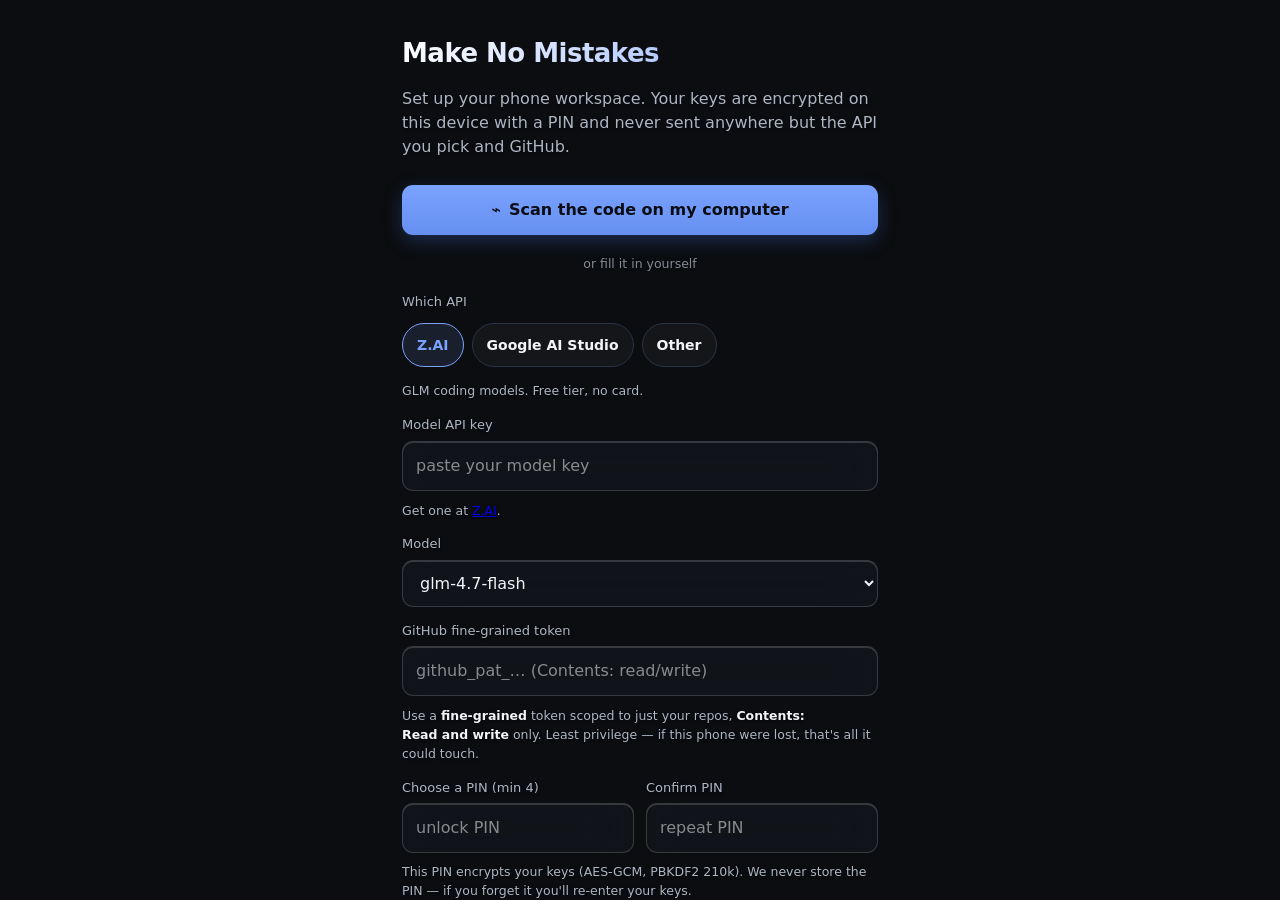
<file: index.html>
<!DOCTYPE html>
<html lang="en">
<head>
  <meta charset="utf-8" />
  <meta name="viewport" content="width=device-width, initial-scale=1, viewport-fit=cover, maximum-scale=1" />
  <!-- No theme-color: it tints the home-indicator strip a solid dark colour,
       which reads as a bar at the very bottom. Letting it default keeps that
       area transparent so the wallpaper/content shows there. -->
  <!-- Installed (standalone) on iOS: make the status bar transparent so the
       wallpaper flows under the Dynamic Island instead of leaving a dark bar.
       The top bar's own glass (with safe-area padding) sits behind the clock. -->
  <meta name="apple-mobile-web-app-capable" content="yes" />
  <meta name="mobile-web-app-capable" content="yes" />
  <meta name="apple-mobile-web-app-status-bar-style" content="black-translucent" />
  <!--
    SECURITY: this Content-Security-Policy is the app's outer wall.
      default-src 'none'      — nothing loads unless explicitly allowed below.
      script-src 'self'       — only our own bundled JS; no CDNs, no inline <script>.
      connect-src             — network is pinned to exactly the model API + GitHub.
                                A key-stealer would have nowhere to send anything.
      No 'unsafe-inline' for scripts, no 'unsafe-eval'.
    Keep connect-src in lockstep with the hosts the app actually talks to.
    The wss: entry is the speech-to-speech socket and is NOT covered by the
    https: one -- connect-src matches on scheme, so a WebSocket to a host
    already allowed over https is still blocked, and the failure arrives as
    a bare console error with no request in the network tab.
  -->
  <meta http-equiv="Content-Security-Policy" content="
    default-src 'none';
    script-src 'self';
    style-src 'self' 'unsafe-inline';
    img-src 'self' data:;
    font-src 'self';
    manifest-src 'self';
    connect-src https://api.github.com https://api.z.ai https://open.bigmodel.cn
                https://generativelanguage.googleapis.com
                wss://generativelanguage.googleapis.com;
    base-uri 'none';
    form-action 'none';
    frame-ancestors 'none';
  " />
  <meta name="referrer" content="no-referrer" />
  <!-- Which build this is. The deploy workflow rewrites the content with the
       commit it published, so "is my phone running the fix or a cached copy?"
       is a question you can answer by looking, instead of by guessing. A day
       was lost to that guess. -->
  <meta name="mnm-build" content="5ca8d35" />
  <link rel="manifest" href="manifest.webmanifest" />
  <!-- The same icon the desktop app uses, so one app does not look like two.
       PNG and not SVG, deliberately: iOS ignores an SVG apple-touch-icon
       entirely and falls back to a screenshot of the page, which is why the
       home-screen icon never matched.
       Full-bleed squares, also deliberately: iOS and Android mask the icon
       into their own shape, so a pre-rounded one gets rounded twice and shows
       the app's dark corners through the gap. -->
  <link rel="icon" type="image/png" sizes="192x192" href="./icon-192.png" />
  <link rel="apple-touch-icon" sizes="180x180" href="./icon-180.png" />
  <link rel="stylesheet" href="style.css" />
  <title>Make No Mistakes</title>
</head>
<body>
  <div id="bg-layer" aria-hidden="true"></div>
  <div id="app">

    <!-- ===================== SETUP (first run) ===================== -->
    <section id="screen-setup" class="screen" hidden>
      <div class="pane">
        <h1 class="brand">Make&nbsp;No&nbsp;Mistakes</h1>
        <p class="sub">Set up your phone workspace. Your keys are encrypted on this device with a PIN and never sent anywhere but the API you pick and GitHub.</p>

        <!-- Scanning happens HERE, inside the app, on purpose. Following a
             QR link opens the browser instead, and on iOS a home-screen app
             has its own storage — so anything paired in the browser never
             reaches the installed app. -->
        <button id="btn-scan-setup" class="primary scan-cta" type="button">
          <span aria-hidden="true">⌁</span> Scan the code on my computer
        </button>
        <p class="hint scan-or">or fill it in yourself</p>

        <!-- Which API, first: it decides the endpoint, the model names and
             where the key comes from. This screen used to ask for a "z.ai /
             model API key" and offer a base-URL menu with two z.ai entries in
             it, so a phone set up by hand could not reach anything else --
             including the one API that can do voice. -->
        <div class="field">
          <span>Which API</span>
          <div id="setup-presets" class="api-presets"></div>
          <small class="hint" id="setup-preset-note"></small>
        </div>

        <label class="field">
          <span>Model API key</span>
          <input id="in-model-key" type="password" autocomplete="off" autocapitalize="off" spellcheck="false" placeholder="paste your model key" />
          <small class="hint">Get one at <a id="setup-key-link" href="#" target="_blank" rel="noopener noreferrer">the provider's console</a>.</small>
        </label>
        <label class="field">
          <span>Model</span>
          <select id="in-model-pick"></select>
          <input id="in-model" type="text" autocomplete="off" spellcheck="false" placeholder="model id" hidden />
        </label>
        <label class="field" id="setup-url-field" hidden>
          <span>Model API base URL</span>
          <input id="in-base-url" type="url" autocomplete="off" autocapitalize="off" spellcheck="false" placeholder="https://…/v1" />
        </label>

        <label class="field">
          <span>GitHub fine-grained token</span>
          <input id="in-gh-token" type="password" autocomplete="off" autocapitalize="off" spellcheck="false" placeholder="github_pat_… (Contents: read/write)" />
          <small class="hint">Use a <b>fine-grained</b> token scoped to just your repos, <b>Contents: Read&nbsp;and&nbsp;write</b> only. Least privilege — if this phone were lost, that's all it could touch.</small>
        </label>

        <div class="pin-block">
          <label class="field">
            <span>Choose a PIN (min 4)</span>
            <input id="in-pin" type="password" inputmode="numeric" autocomplete="off" placeholder="unlock PIN" />
          </label>
          <label class="field">
            <span>Confirm PIN</span>
            <input id="in-pin2" type="password" inputmode="numeric" autocomplete="off" placeholder="repeat PIN" />
          </label>
        </div>
        <p class="hint">This PIN encrypts your keys (AES-GCM, PBKDF2 210k). We never store the PIN — if you forget it you'll re-enter your keys.</p>

        <div class="field">
          <span>Background</span>
          <div id="setup-bg" class="bg-picker"></div>
        </div>

        <button id="btn-save-setup" class="primary">Encrypt &amp; continue</button>
        <p id="setup-error" class="error" role="alert"></p>
      </div>
    </section>

    <!-- ===================== UNLOCK ===================== -->
    <section id="screen-unlock" class="screen" hidden>
      <div class="pane center">
        <h1 class="brand">Locked</h1>
        <p class="sub">Enter your PIN to decrypt your workspace.</p>
        <label class="field">
          <input id="in-unlock-pin" type="password" inputmode="numeric" autocomplete="off" placeholder="PIN" autofocus />
        </label>
        <button id="btn-unlock" class="primary">Unlock</button>
        <p id="unlock-error" class="error" role="alert"></p>
        <button id="btn-reset" class="link danger">Forgot PIN — reset workspace</button>
      </div>
    </section>

    <!-- ===================== REPO PICKER ===================== -->
    <!-- Reached either as the very first screen after unlock (sync off — there's
         nothing else to show), or via "＋ New chat" from the chat list (sync on
         — picking a repo here always starts a FRESH chat; existing chats are
         resumed from the list, never by re-picking a repo). -->
    <section id="screen-repo" class="screen" hidden>
      <header class="bar">
        <button id="btn-repo-back" class="icon-btn" title="Your chats" hidden>‹</button>
        <span class="bar-title">Choose a repository</span>
        <button id="btn-repo-settings" class="icon-btn" title="Settings">⚙</button>
        <button id="btn-repo-lock" class="icon-btn" title="Lock">🔒</button>
      </header>
      <div class="pane scroll">
        <p class="sub" id="repo-whoami"></p>

        <div class="new-repo">
          <h3>Start a fresh repo</h3>
          <div class="row">
            <input id="in-new-repo" type="text" placeholder="new-repo-name" spellcheck="false" />
            <label class="chk"><input id="in-new-private" type="checkbox" checked /> private</label>
          </div>
          <button id="btn-create-repo" class="ghost">Create &amp; open</button>
        </div>

        <div class="repo-list-head">
          <span class="section-label">Or open an existing one</span>
          <div class="row">
            <input id="in-repo-filter" type="text" placeholder="filter repos…" spellcheck="false" />
            <button id="btn-repo-refresh" class="ghost">Refresh</button>
          </div>
        </div>
        <ul id="repo-list" class="repo-list"></ul>
        <p id="repo-error" class="error" role="alert"></p>
      </div>
    </section>

    <!-- ===================== YOUR CHATS (synced hub) ===================== -->
    <!-- The top-level screen once sync is on: every chat you have, from every
         repo, on every device — the phone mirrors the desktop's sidebar. No
         "pick a repo first": that's only for starting something new. -->
    <section id="screen-chats" class="screen" hidden>
      <header class="bar">
        <span class="bar-title">Your chats</span>
        <button id="btn-chats-new" class="icon-btn" title="New chat">＋</button>
        <button id="btn-chats-settings" class="icon-btn" title="Settings">⚙</button>
        <button id="btn-chats-lock" class="icon-btn" title="Lock">🔒</button>
      </header>
      <div class="pane scroll">
        <p class="sub">Encrypted and synced across your devices. Chats in a GitHub repo can be
          picked up here; ones marked <b>on your computer</b> are a project this phone
          can't reach, so they're synced to read, not to continue.</p>
        <ul id="chats-list" class="repo-list"></ul>
        <p id="chats-error" class="error" role="alert"></p>
        <!-- The chat list is one small file naming every chat; each chat is a
             separate file beside it. Damage that one file and every chat is
             still stored and none can be found. Shown only when the list fails
             for a reason repairing can fix -- rebuilding from a store you
             cannot read would write an empty list over a good one. -->
        <button id="chats-repair" class="btn" hidden>Rebuild the list</button>
      </div>
    </section>

    <!-- ===================== CHAT ===================== -->
    <section id="screen-chat" class="screen" hidden>
      <header class="bar">
        <button id="btn-back-repo" class="icon-btn" title="Back">‹</button>
        <span class="bar-title" id="chat-repo-name">repo</span>
        <button id="btn-chat-settings" class="icon-btn" title="Settings">⚙</button>
        <button id="btn-chat-lock" class="icon-btn" title="Lock">🔒</button>
      </header>

      <div id="messages" class="messages"></div>
      <button id="btn-to-bottom" class="to-bottom" type="button" title="Jump to latest" hidden>↓</button>

      <div id="composer-dock">
        <!-- Settling the accessory-bar gap on the device instead of by
             screenshot. iOS reports nothing about that bar, so the allowance
             under it has been guessed twice and shipped twice; this is the same
             number, adjustable, and shown at the one moment it can be judged --
             while the keyboard is up and the bar is actually drawn. Off unless
             switched on in Settings. -->
        <div id="kb-calibrate" class="kb-calibrate" hidden>
          <button id="kb-cal-down" type="button" title="Move the composer down">−</button>
          <span id="kb-cal-val" class="mono">44px</span>
          <button id="kb-cal-up" type="button" title="Move the composer up">+</button>
          <button id="kb-cal-done" type="button" class="kb-cal-done">Done</button>
        </div>
        <div id="attach-chips" class="attach-chips" hidden></div>
        <div id="ctx-foot" class="ctx-foot">
          <button id="btn-ctx" class="ctx-usage" type="button" title="Context usage">
            <svg class="token-donut" viewBox="0 0 36 36" aria-hidden="true">
              <path class="donut-bg" d="M18 2.0845 a 15.9155 15.9155 0 0 1 0 31.831 a 15.9155 15.9155 0 0 1 0 -31.831" />
              <path class="donut-segment" id="token-segment" stroke-dasharray="0, 100" d="M18 2.0845 a 15.9155 15.9155 0 0 1 0 31.831 a 15.9155 15.9155 0 0 1 0 -31.831" />
            </svg>
            <span id="token-text">0%</span>
          </button>
          <button id="btn-compact" class="ctx-compact" type="button" title="Summarise older history now">Compact</button>
        </div>
        <form id="composer" class="composer">
          <button id="btn-attach" class="attach-btn" type="button" title="Attach repo files">＋</button>
          <!-- A textarea, deliberately. iOS draws its form accessory bar (the
               prev/next chevrons and Done) above the keyboard for form controls,
               and this was swapped for a contenteditable div to escape it. On
               the device the bar was still drawn: the diagnostics recorded
               visual h 449 and --kb 344 both before and after, unchanged, and
               the chevrons appeared greyed out — iOS knows there is nothing to
               navigate to and draws the bar regardless. There is no web API for
               this; every published "fix" is either an inputmode hack that does
               not apply to contenteditable, or native code overriding
               inputAccessoryView on the web view, which a PWA cannot reach.
               So: keep the real form control, which is better at dictation,
               VoiceOver, undo and autocorrect, and leave the 44px spent. -->
          <textarea id="in-prompt" rows="1" placeholder="Message the agent…" autocomplete="off"></textarea>
          <button id="btn-voice" class="attach-btn voice-btn" type="button"
                  title="Talk to it" aria-label="Talk to it" hidden>🎙</button>
          <button id="btn-send" class="send" type="submit" title="Send">▲</button>
          <button id="btn-stop" class="send stop" type="button" title="Stop" hidden>■</button>
        </form>
      </div>
    </section>

    <!-- ===================== VOICE ===================== -->
    <!-- Foreground only, and it says so. iOS gives web content no background
         execution, so a live session ends when the app does -- exactly like a
         turn does today. See CLAUDE.md; there is no web API for this. -->
    <div id="voice-backdrop" class="voice-backdrop" hidden>
      <div class="voice-sheet">
        <div id="voice-orb" class="voice-orb"></div>
        <div id="voice-status" class="voice-status">Connecting…</div>
        <div id="voice-caption" class="voice-caption"></div>
        <div class="voice-actions">
          <button id="voice-mute" class="btn" type="button" aria-pressed="false">Mute</button>
          <button id="voice-end" class="btn btn-danger" type="button">End</button>
        </div>
      </div>
    </div>

    <!-- ===================== PAIRING SCANNER ===================== -->
    <div id="scan-backdrop" class="scan-backdrop" hidden>
      <video id="scan-video" playsinline muted autoplay></video>
      <div class="scan-frame" aria-hidden="true"></div>
      <div class="scan-bar">
        <p id="scan-status">Point at the QR code on your computer.</p>
        <button id="scan-cancel" class="ghost" type="button">Cancel</button>
      </div>
    </div>

    <!-- ===================== WRITE CONFIRM DIALOG ===================== -->
    <div id="confirm-backdrop" class="backdrop" hidden>
      <div class="dialog" role="dialog" aria-modal="true" aria-labelledby="confirm-title">
        <h3 id="confirm-title">Commit change?</h3>
        <p id="confirm-path" class="mono"></p>
        <pre id="confirm-preview" class="preview"></pre>
        <div class="dialog-actions">
          <button id="btn-confirm-no" class="ghost">Cancel</button>
          <button id="btn-confirm-yes" class="primary">Commit</button>
        </div>
      </div>
    </div>

    <!-- ===================== FILE PICKER (attach) ===================== -->
    <div id="filepick-backdrop" class="backdrop" hidden>
      <div class="dialog" role="dialog" aria-modal="true" aria-labelledby="filepick-title">
        <h3 id="filepick-title">Attach files</h3>
        <button id="filepick-upload" class="ghost" type="button" style="width:100%">📷 Upload from phone</button>
        <input id="filepick-input" type="file" multiple hidden
          accept="image/*,text/*,.md,.js,.ts,.jsx,.tsx,.json,.py,.css,.html,.yml,.yaml,.go,.rs,.java,.c,.cpp,.h,.sh,.txt,.csv" />
        <div class="section-label" style="margin:14px 0 6px">Or from this repo</div>
        <input id="filepick-search" class="setting-input" placeholder="Search files…" spellcheck="false" autocapitalize="off" autocomplete="off" />
        <div id="filepick-list" class="filepick-list"></div>
        <div class="dialog-actions">
          <button id="filepick-done" class="primary">Done</button>
        </div>
      </div>
    </div>

    <!-- ===================== SETTINGS SHEET ===================== -->
    <div id="settings-backdrop" class="backdrop" hidden>
      <div class="dialog" role="dialog" aria-modal="true" aria-labelledby="settings-title">
        <h3 id="settings-title">Settings</h3>
        <div class="settings-scroll">
          <div class="setting-block">
            <label class="setting-label" for="set-autolock">Auto-lock</label>
            <select id="set-autolock" class="setting-input">
              <option value="0">Never</option>
              <option value="1">After 1 minute</option>
              <option value="5">After 5 minutes</option>
              <option value="15">After 15 minutes</option>
              <option value="60">After 1 hour</option>
            </select>
            <span class="setting-hint">Locks and asks for your PIN after this much inactivity. Leaving to the Home Screen no longer locks instantly, and your conversation is saved.</span>
          </div>

          <div class="setting-block toggle-row">
            <div><label class="setting-label" for="set-keepsignedin">Keep me signed in</label>
              <span class="setting-hint">Skip the PIN on this device. Convenient, but anyone who can unlock your phone can open the app. Your keys stay encrypted at rest.</span></div>
            <input id="set-keepsignedin" type="checkbox" class="toggle" />
          </div>

          <!-- Filled from the APIs paired over from the desktop. Hidden until
               there is more than one, so a phone with a single API is not shown
               a menu of one. -->
          <div class="setting-block" id="set-provider-block" hidden>
            <label class="setting-label" for="set-provider">API</label>
            <select id="set-provider" class="setting-input"></select>
            <p class="setting-hint">Scan the QR on your computer again to add
               APIs you have set up since.</p>
          </div>

          <div class="setting-block">
            <label class="setting-label" for="set-model-pick">Model</label>
            <!-- A menu, matching the setup screen. This was an <input list> and
                 a datalist, which on iOS is a plain text box: the model names
                 are the one thing here nobody can be expected to spell from
                 memory, and a typo does not fail until the first message, as an
                 error about the model not existing.

                 The text box survives for an API typed in by hand, where there
                 is no list to choose from -- exactly the same split as setup. -->
            <select id="set-model-pick" class="setting-input"></select>
            <input id="set-model" class="setting-input" spellcheck="false" autocapitalize="off" placeholder="glm-4.7-flash" hidden />
            <span class="setting-hint" id="set-model-hint">Which model answers. Scan the QR on your computer again if one is missing.</span>
          </div>

          <div class="setting-block">
            <label class="setting-label">Thinking</label>
            <div class="seg" id="set-thinking" role="radiogroup" aria-label="Thinking effort">
              <button type="button" data-v="low" role="radio">Low</button>
              <button type="button" data-v="medium" role="radio" class="on">Medium</button>
              <button type="button" data-v="high" role="radio">High</button>
              <button type="button" data-v="max" role="radio">Max</button>
            </div>
            <span class="setting-hint">Higher = more careful, slower answers. Max also re-reviews its own changes.</span>
          </div>

          <div class="setting-block toggle-row">
            <div><label class="setting-label" for="set-plan">Plan mode</label>
              <span class="setting-hint">Propose a numbered plan and wait for your approval before editing anything.</span></div>
            <input id="set-plan" type="checkbox" class="toggle" />
          </div>

          <div class="setting-block toggle-row">
            <div><label class="setting-label" for="set-subagents">Sub-agents</label>
              <span class="setting-hint">Let the agent delegate self-contained chunks to focused sub-agents (they run one after another).</span></div>
            <input id="set-subagents" type="checkbox" class="toggle" checked />
          </div>

          <div class="setting-block toggle-row">
            <div><label class="setting-label" for="set-confirm">Confirm every commit</label>
              <span class="setting-hint">Ask before the agent writes each file. Off = it commits automatically.</span></div>
            <input id="set-confirm" type="checkbox" class="toggle" checked />
          </div>

          <div class="setting-block toggle-row">
            <div><label class="setting-label" for="set-haptics">Haptics</label>
              <span class="setting-hint">A short tap when a reply lands, a commit goes through, or something is copied.</span></div>
            <input id="set-haptics" type="checkbox" class="toggle" checked />
          </div>

          <div class="setting-block toggle-row">
            <div><label class="setting-label" for="set-push">Tell me when my desktop finishes</label>
              <span class="setting-hint" id="set-push-hint">Your computer picks up turns this phone was
                suspended through. Turn this on and it can say so, instead of you finding out by
                opening the app. Needs chat sync, and the app installed to your home screen.</span></div>
            <input id="set-push" type="checkbox" class="toggle" />
          </div>

          <div class="setting-block toggle-row">
            <div><label class="setting-label" for="set-sync">Sync chats across devices</label>
              <span class="setting-hint">Every chat, from every repo, in one encrypted private GitHub
                repository — protected by a sync passphrase, so you can pick up any of them on your
                phone, computer, or any device. GitHub only ever sees ciphertext.</span></div>
            <input id="set-sync" type="checkbox" class="toggle" />
          </div>
          <div class="setting-block">
            <!-- The other half of pairing. Scanning used to be reachable only
                 from the first-run screen, so an API added on the computer
                 after setup had no way to reach this phone at all -- which is
                 the one thing pairing exists to do. -->
            <button id="btn-scan-again" class="ghost" type="button" style="width:100%">
              Scan a code from your computer
            </button>
            <p class="setting-hint">Sends over any APIs and keys you have added
               since — merged with what is here, never replacing it.</p>
          </div>
          <div class="setting-block" id="set-sync-pass-row" hidden>
            <button id="btn-change-syncpass" class="ghost" type="button" style="width:100%">Show recovery code</button>
            <input id="set-syncpass-code" class="setting-input mono" readonly hidden />
            <p class="setting-hint" id="set-syncpass-hint" hidden>Type this on another computer to let it
               read the same chats. Without it, chats already uploaded can't be read anywhere else.</p>
          </div>

          <!-- Which build is running, and what this phone reports about its
               own screen. Everything about the keyboard and the safe areas is
               invisible to a desktop browser, so without this the only way to
               diagnose it is to guess and ship again. -->
          <div class="setting-block">
            <label class="setting-label">This build</label>
            <div id="set-diag" class="diag mono"></div>
            <button id="btn-copy-diag" class="ghost" type="button" style="width:100%">Copy diagnostics</button>
          </div>

          <!-- The gap under the composer, settled on the device. iOS reports
               nothing about its accessory bar, so this cannot be measured from
               the page and has twice been guessed and shipped. -->
          <div class="setting-block row">
            <div><label class="setting-label" for="set-kb-cal">Adjust composer height</label>
              <span class="hint">Puts − and + on the composer while the keyboard
                is up, to set the gap left for iOS's row of chevrons. Only that
                moment shows whether it is right.</span></div>
            <input id="set-kb-cal" type="checkbox" class="toggle" />
          </div>

          <div class="setting-block">
            <label class="setting-label">Background</label>
            <div id="settings-bg" class="bg-picker"></div>
          </div>
        </div>
        <div class="dialog-actions">
          <button id="btn-settings-lock" class="ghost">Lock</button>
          <button id="btn-settings-done" class="primary">Done</button>
        </div>
      </div>
    </div>

    <!-- ===================== SYNC PASSPHRASE SHEET ===================== -->
    <div id="syncpass-backdrop" class="backdrop" hidden>
      <div class="dialog" role="dialog" aria-modal="true" aria-labelledby="syncpass-title">
        <h3 id="syncpass-title">Recovery code</h3>
        <!-- One field, and it is a code being COPIED, not a secret being
             invented. It used to ask for a passphrase twice, with a minimum
             length -- on a phone keyboard, for the one string that has to
             match another device exactly. Nothing generates a key here when a
             store already exists: that key is decided, and a fresh one would
             fork the history into two halves that can never read each other. -->
        <p class="hint">Shared chats are already set up on your computer. Open its settings →
          <b>Your phone</b> → <b>Show recovery code</b>, and type it in here. Pairing by QR sends
          it across automatically, so this is only needed if you skipped that.</p>
        <label class="field">
          <span>Recovery code</span>
          <input id="in-syncpass" autocomplete="off" autocapitalize="characters" spellcheck="false" placeholder="XXXXX-XXXXX-XXXXX-XXXXX" />
        </label>
        <p id="syncpass-error" class="error" role="alert"></p>
        <div class="dialog-actions">
          <button id="btn-syncpass-cancel" class="ghost">Cancel</button>
          <button id="btn-syncpass-save" class="primary">Use this code</button>
        </div>
      </div>
    </div>

    <div id="toast" class="toast" hidden></div>
  </div>

  <script src="agent-core.js"></script>
  <script src="app.js"></script>
</body>
</html>
</file>
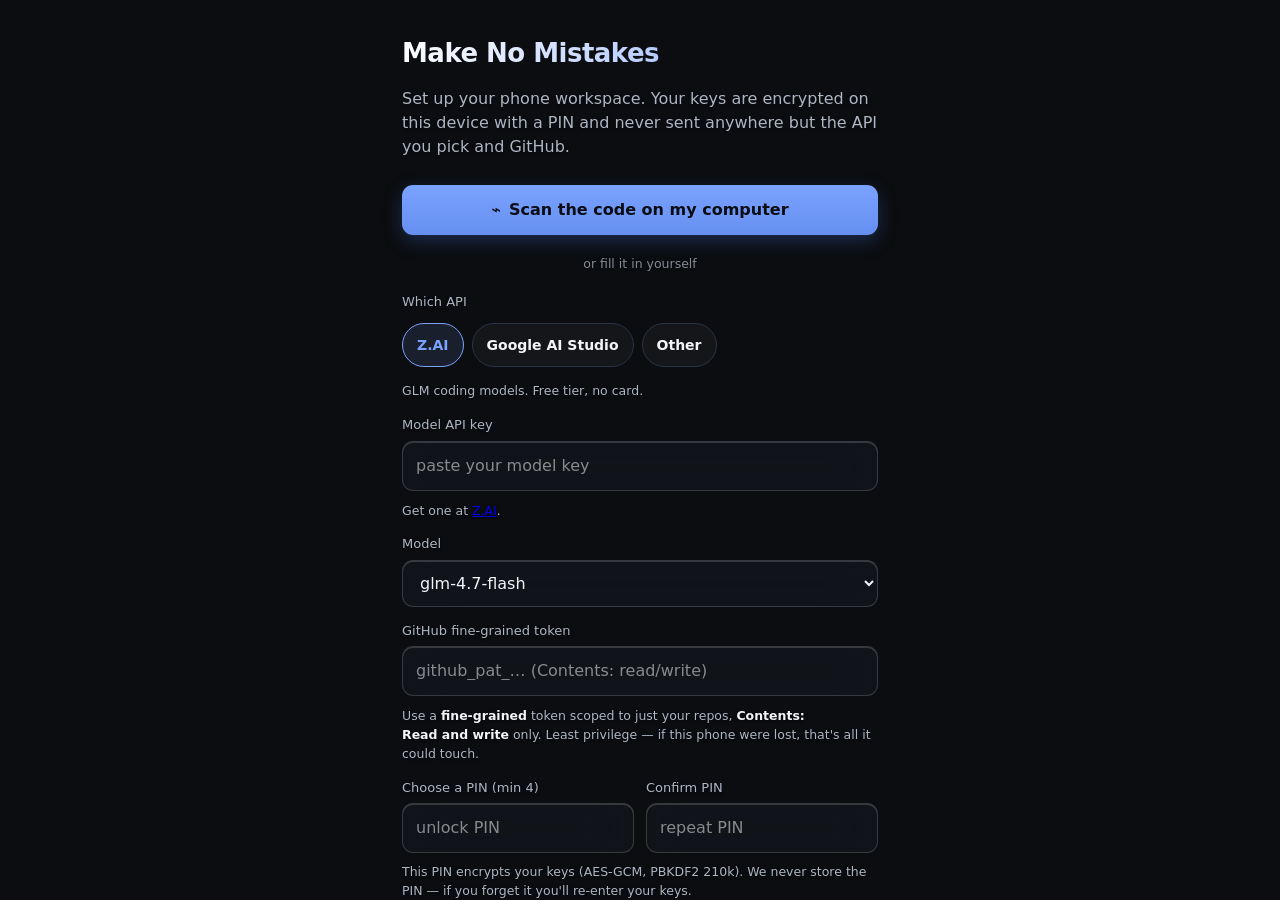
<file: mobile/index.html>
<!DOCTYPE html>
<html lang="en">
<head>
  <meta charset="utf-8" />
  <meta name="viewport" content="width=device-width, initial-scale=1, viewport-fit=cover, maximum-scale=1" />
  <!-- No theme-color: it tints the home-indicator strip a solid dark colour,
       which reads as a bar at the very bottom. Letting it default keeps that
       area transparent so the wallpaper/content shows there. -->
  <!-- Installed (standalone) on iOS: make the status bar transparent so the
       wallpaper flows under the Dynamic Island instead of leaving a dark bar.
       The top bar's own glass (with safe-area padding) sits behind the clock. -->
  <meta name="apple-mobile-web-app-capable" content="yes" />
  <meta name="mobile-web-app-capable" content="yes" />
  <meta name="apple-mobile-web-app-status-bar-style" content="black-translucent" />
  <!--
    SECURITY: this Content-Security-Policy is the app's outer wall.
      default-src 'none'      — nothing loads unless explicitly allowed below.
      script-src 'self'       — only our own bundled JS; no CDNs, no inline <script>.
      connect-src             — network is pinned to exactly the model API + GitHub.
                                A key-stealer would have nowhere to send anything.
      No 'unsafe-inline' for scripts, no 'unsafe-eval'.
    Keep connect-src in lockstep with the hosts the app actually talks to.
    The wss: entry is the speech-to-speech socket and is NOT covered by the
    https: one -- connect-src matches on scheme, so a WebSocket to a host
    already allowed over https is still blocked, and the failure arrives as
    a bare console error with no request in the network tab.
  -->
  <meta http-equiv="Content-Security-Policy" content="
    default-src 'none';
    script-src 'self';
    style-src 'self' 'unsafe-inline';
    img-src 'self' data:;
    font-src 'self';
    manifest-src 'self';
    connect-src https://api.github.com https://api.z.ai https://open.bigmodel.cn
                https://generativelanguage.googleapis.com
                wss://generativelanguage.googleapis.com;
    base-uri 'none';
    form-action 'none';
    frame-ancestors 'none';
  " />
  <meta name="referrer" content="no-referrer" />
  <!-- Which build this is. The deploy workflow rewrites the content with the
       commit it published, so "is my phone running the fix or a cached copy?"
       is a question you can answer by looking, instead of by guessing. A day
       was lost to that guess. -->
  <meta name="mnm-build" content="dev" />
  <link rel="manifest" href="manifest.webmanifest" />
  <!-- The same icon the desktop app uses, so one app does not look like two.
       PNG and not SVG, deliberately: iOS ignores an SVG apple-touch-icon
       entirely and falls back to a screenshot of the page, which is why the
       home-screen icon never matched.
       Full-bleed squares, also deliberately: iOS and Android mask the icon
       into their own shape, so a pre-rounded one gets rounded twice and shows
       the app's dark corners through the gap. -->
  <link rel="icon" type="image/png" sizes="192x192" href="./icon-192.png" />
  <link rel="apple-touch-icon" sizes="180x180" href="./icon-180.png" />
  <link rel="stylesheet" href="style.css" />
  <title>Make No Mistakes</title>
</head>
<body>
  <div id="bg-layer" aria-hidden="true"></div>
  <div id="app">

    <!-- ===================== SETUP (first run) ===================== -->
    <section id="screen-setup" class="screen" hidden>
      <div class="pane">
        <h1 class="brand">Make&nbsp;No&nbsp;Mistakes</h1>
        <p class="sub">Set up your phone workspace. Your keys are encrypted on this device with a PIN and never sent anywhere but the API you pick and GitHub.</p>

        <!-- Scanning happens HERE, inside the app, on purpose. Following a
             QR link opens the browser instead, and on iOS a home-screen app
             has its own storage — so anything paired in the browser never
             reaches the installed app. -->
        <button id="btn-scan-setup" class="primary scan-cta" type="button">
          <span aria-hidden="true">⌁</span> Scan the code on my computer
        </button>
        <p class="hint scan-or">or fill it in yourself</p>

        <!-- Which API, first: it decides the endpoint, the model names and
             where the key comes from. This screen used to ask for a "z.ai /
             model API key" and offer a base-URL menu with two z.ai entries in
             it, so a phone set up by hand could not reach anything else --
             including the one API that can do voice. -->
        <div class="field">
          <span>Which API</span>
          <div id="setup-presets" class="api-presets"></div>
          <small class="hint" id="setup-preset-note"></small>
        </div>

        <label class="field">
          <span>Model API key</span>
          <input id="in-model-key" type="password" autocomplete="off" autocapitalize="off" spellcheck="false" placeholder="paste your model key" />
          <small class="hint">Get one at <a id="setup-key-link" href="#" target="_blank" rel="noopener noreferrer">the provider's console</a>.</small>
        </label>
        <label class="field">
          <span>Model</span>
          <select id="in-model-pick"></select>
          <input id="in-model" type="text" autocomplete="off" spellcheck="false" placeholder="model id" hidden />
        </label>
        <label class="field" id="setup-url-field" hidden>
          <span>Model API base URL</span>
          <input id="in-base-url" type="url" autocomplete="off" autocapitalize="off" spellcheck="false" placeholder="https://…/v1" />
        </label>

        <label class="field">
          <span>GitHub fine-grained token</span>
          <input id="in-gh-token" type="password" autocomplete="off" autocapitalize="off" spellcheck="false" placeholder="github_pat_… (Contents: read/write)" />
          <small class="hint">Use a <b>fine-grained</b> token scoped to just your repos, <b>Contents: Read&nbsp;and&nbsp;write</b> only. Least privilege — if this phone were lost, that's all it could touch.</small>
        </label>

        <div class="pin-block">
          <label class="field">
            <span>Choose a PIN (min 4)</span>
            <input id="in-pin" type="password" inputmode="numeric" autocomplete="off" placeholder="unlock PIN" />
          </label>
          <label class="field">
            <span>Confirm PIN</span>
            <input id="in-pin2" type="password" inputmode="numeric" autocomplete="off" placeholder="repeat PIN" />
          </label>
        </div>
        <p class="hint">This PIN encrypts your keys (AES-GCM, PBKDF2 210k). We never store the PIN — if you forget it you'll re-enter your keys.</p>

        <div class="field">
          <span>Background</span>
          <div id="setup-bg" class="bg-picker"></div>
        </div>

        <button id="btn-save-setup" class="primary">Encrypt &amp; continue</button>
        <p id="setup-error" class="error" role="alert"></p>
      </div>
    </section>

    <!-- ===================== UNLOCK ===================== -->
    <section id="screen-unlock" class="screen" hidden>
      <div class="pane center">
        <h1 class="brand">Locked</h1>
        <p class="sub">Enter your PIN to decrypt your workspace.</p>
        <label class="field">
          <input id="in-unlock-pin" type="password" inputmode="numeric" autocomplete="off" placeholder="PIN" autofocus />
        </label>
        <button id="btn-unlock" class="primary">Unlock</button>
        <p id="unlock-error" class="error" role="alert"></p>
        <button id="btn-reset" class="link danger">Forgot PIN — reset workspace</button>
      </div>
    </section>

    <!-- ===================== REPO PICKER ===================== -->
    <!-- Reached either as the very first screen after unlock (sync off — there's
         nothing else to show), or via "＋ New chat" from the chat list (sync on
         — picking a repo here always starts a FRESH chat; existing chats are
         resumed from the list, never by re-picking a repo). -->
    <section id="screen-repo" class="screen" hidden>
      <header class="bar">
        <button id="btn-repo-back" class="icon-btn" title="Your chats" hidden>‹</button>
        <span class="bar-title">Choose a repository</span>
        <button id="btn-repo-settings" class="icon-btn" title="Settings">⚙</button>
        <button id="btn-repo-lock" class="icon-btn" title="Lock">🔒</button>
      </header>
      <div class="pane scroll">
        <p class="sub" id="repo-whoami"></p>

        <div class="new-repo">
          <h3>Start a fresh repo</h3>
          <div class="row">
            <input id="in-new-repo" type="text" placeholder="new-repo-name" spellcheck="false" />
            <label class="chk"><input id="in-new-private" type="checkbox" checked /> private</label>
          </div>
          <button id="btn-create-repo" class="ghost">Create &amp; open</button>
        </div>

        <div class="repo-list-head">
          <span class="section-label">Or open an existing one</span>
          <div class="row">
            <input id="in-repo-filter" type="text" placeholder="filter repos…" spellcheck="false" />
            <button id="btn-repo-refresh" class="ghost">Refresh</button>
          </div>
        </div>
        <ul id="repo-list" class="repo-list"></ul>
        <p id="repo-error" class="error" role="alert"></p>
      </div>
    </section>

    <!-- ===================== YOUR CHATS (synced hub) ===================== -->
    <!-- The top-level screen once sync is on: every chat you have, from every
         repo, on every device — the phone mirrors the desktop's sidebar. No
         "pick a repo first": that's only for starting something new. -->
    <section id="screen-chats" class="screen" hidden>
      <header class="bar">
        <span class="bar-title">Your chats</span>
        <button id="btn-chats-new" class="icon-btn" title="New chat">＋</button>
        <button id="btn-chats-settings" class="icon-btn" title="Settings">⚙</button>
        <button id="btn-chats-lock" class="icon-btn" title="Lock">🔒</button>
      </header>
      <div class="pane scroll">
        <p class="sub">Encrypted and synced across your devices. Chats in a GitHub repo can be
          picked up here; ones marked <b>on your computer</b> are a project this phone
          can't reach, so they're synced to read, not to continue.</p>
        <ul id="chats-list" class="repo-list"></ul>
        <p id="chats-error" class="error" role="alert"></p>
        <!-- The chat list is one small file naming every chat; each chat is a
             separate file beside it. Damage that one file and every chat is
             still stored and none can be found. Shown only when the list fails
             for a reason repairing can fix -- rebuilding from a store you
             cannot read would write an empty list over a good one. -->
        <button id="chats-repair" class="btn" hidden>Rebuild the list</button>
      </div>
    </section>

    <!-- ===================== CHAT ===================== -->
    <section id="screen-chat" class="screen" hidden>
      <header class="bar">
        <button id="btn-back-repo" class="icon-btn" title="Back">‹</button>
        <span class="bar-title" id="chat-repo-name">repo</span>
        <button id="btn-chat-settings" class="icon-btn" title="Settings">⚙</button>
        <button id="btn-chat-lock" class="icon-btn" title="Lock">🔒</button>
      </header>

      <div id="messages" class="messages"></div>
      <button id="btn-to-bottom" class="to-bottom" type="button" title="Jump to latest" hidden>↓</button>

      <div id="composer-dock">
        <!-- Settling the accessory-bar gap on the device instead of by
             screenshot. iOS reports nothing about that bar, so the allowance
             under it has been guessed twice and shipped twice; this is the same
             number, adjustable, and shown at the one moment it can be judged --
             while the keyboard is up and the bar is actually drawn. Off unless
             switched on in Settings. -->
        <div id="kb-calibrate" class="kb-calibrate" hidden>
          <button id="kb-cal-down" type="button" title="Move the composer down">−</button>
          <span id="kb-cal-val" class="mono">44px</span>
          <button id="kb-cal-up" type="button" title="Move the composer up">+</button>
          <button id="kb-cal-done" type="button" class="kb-cal-done">Done</button>
        </div>
        <div id="attach-chips" class="attach-chips" hidden></div>
        <div id="ctx-foot" class="ctx-foot">
          <button id="btn-ctx" class="ctx-usage" type="button" title="Context usage">
            <svg class="token-donut" viewBox="0 0 36 36" aria-hidden="true">
              <path class="donut-bg" d="M18 2.0845 a 15.9155 15.9155 0 0 1 0 31.831 a 15.9155 15.9155 0 0 1 0 -31.831" />
              <path class="donut-segment" id="token-segment" stroke-dasharray="0, 100" d="M18 2.0845 a 15.9155 15.9155 0 0 1 0 31.831 a 15.9155 15.9155 0 0 1 0 -31.831" />
            </svg>
            <span id="token-text">0%</span>
          </button>
          <button id="btn-compact" class="ctx-compact" type="button" title="Summarise older history now">Compact</button>
        </div>
        <form id="composer" class="composer">
          <button id="btn-attach" class="attach-btn" type="button" title="Attach repo files">＋</button>
          <!-- A textarea, deliberately. iOS draws its form accessory bar (the
               prev/next chevrons and Done) above the keyboard for form controls,
               and this was swapped for a contenteditable div to escape it. On
               the device the bar was still drawn: the diagnostics recorded
               visual h 449 and --kb 344 both before and after, unchanged, and
               the chevrons appeared greyed out — iOS knows there is nothing to
               navigate to and draws the bar regardless. There is no web API for
               this; every published "fix" is either an inputmode hack that does
               not apply to contenteditable, or native code overriding
               inputAccessoryView on the web view, which a PWA cannot reach.
               So: keep the real form control, which is better at dictation,
               VoiceOver, undo and autocorrect, and leave the 44px spent. -->
          <textarea id="in-prompt" rows="1" placeholder="Message the agent…" autocomplete="off"></textarea>
          <button id="btn-voice" class="attach-btn voice-btn" type="button"
                  title="Talk to it" aria-label="Talk to it" hidden>🎙</button>
          <button id="btn-send" class="send" type="submit" title="Send">▲</button>
          <button id="btn-stop" class="send stop" type="button" title="Stop" hidden>■</button>
        </form>
      </div>
    </section>

    <!-- ===================== VOICE ===================== -->
    <!-- Foreground only, and it says so. iOS gives web content no background
         execution, so a live session ends when the app does -- exactly like a
         turn does today. See CLAUDE.md; there is no web API for this. -->
    <div id="voice-backdrop" class="voice-backdrop" hidden>
      <div class="voice-sheet">
        <div id="voice-orb" class="voice-orb"></div>
        <div id="voice-status" class="voice-status">Connecting…</div>
        <div id="voice-caption" class="voice-caption"></div>
        <div class="voice-actions">
          <button id="voice-mute" class="btn" type="button" aria-pressed="false">Mute</button>
          <button id="voice-end" class="btn btn-danger" type="button">End</button>
        </div>
      </div>
    </div>

    <!-- ===================== PAIRING SCANNER ===================== -->
    <div id="scan-backdrop" class="scan-backdrop" hidden>
      <video id="scan-video" playsinline muted autoplay></video>
      <div class="scan-frame" aria-hidden="true"></div>
      <div class="scan-bar">
        <p id="scan-status">Point at the QR code on your computer.</p>
        <button id="scan-cancel" class="ghost" type="button">Cancel</button>
      </div>
    </div>

    <!-- ===================== WRITE CONFIRM DIALOG ===================== -->
    <div id="confirm-backdrop" class="backdrop" hidden>
      <div class="dialog" role="dialog" aria-modal="true" aria-labelledby="confirm-title">
        <h3 id="confirm-title">Commit change?</h3>
        <p id="confirm-path" class="mono"></p>
        <pre id="confirm-preview" class="preview"></pre>
        <div class="dialog-actions">
          <button id="btn-confirm-no" class="ghost">Cancel</button>
          <button id="btn-confirm-yes" class="primary">Commit</button>
        </div>
      </div>
    </div>

    <!-- ===================== FILE PICKER (attach) ===================== -->
    <div id="filepick-backdrop" class="backdrop" hidden>
      <div class="dialog" role="dialog" aria-modal="true" aria-labelledby="filepick-title">
        <h3 id="filepick-title">Attach files</h3>
        <button id="filepick-upload" class="ghost" type="button" style="width:100%">📷 Upload from phone</button>
        <input id="filepick-input" type="file" multiple hidden
          accept="image/*,text/*,.md,.js,.ts,.jsx,.tsx,.json,.py,.css,.html,.yml,.yaml,.go,.rs,.java,.c,.cpp,.h,.sh,.txt,.csv" />
        <div class="section-label" style="margin:14px 0 6px">Or from this repo</div>
        <input id="filepick-search" class="setting-input" placeholder="Search files…" spellcheck="false" autocapitalize="off" autocomplete="off" />
        <div id="filepick-list" class="filepick-list"></div>
        <div class="dialog-actions">
          <button id="filepick-done" class="primary">Done</button>
        </div>
      </div>
    </div>

    <!-- ===================== SETTINGS SHEET ===================== -->
    <div id="settings-backdrop" class="backdrop" hidden>
      <div class="dialog" role="dialog" aria-modal="true" aria-labelledby="settings-title">
        <h3 id="settings-title">Settings</h3>
        <div class="settings-scroll">
          <div class="setting-block">
            <label class="setting-label" for="set-autolock">Auto-lock</label>
            <select id="set-autolock" class="setting-input">
              <option value="0">Never</option>
              <option value="1">After 1 minute</option>
              <option value="5">After 5 minutes</option>
              <option value="15">After 15 minutes</option>
              <option value="60">After 1 hour</option>
            </select>
            <span class="setting-hint">Locks and asks for your PIN after this much inactivity. Leaving to the Home Screen no longer locks instantly, and your conversation is saved.</span>
          </div>

          <div class="setting-block toggle-row">
            <div><label class="setting-label" for="set-keepsignedin">Keep me signed in</label>
              <span class="setting-hint">Skip the PIN on this device. Convenient, but anyone who can unlock your phone can open the app. Your keys stay encrypted at rest.</span></div>
            <input id="set-keepsignedin" type="checkbox" class="toggle" />
          </div>

          <!-- Filled from the APIs paired over from the desktop. Hidden until
               there is more than one, so a phone with a single API is not shown
               a menu of one. -->
          <div class="setting-block" id="set-provider-block" hidden>
            <label class="setting-label" for="set-provider">API</label>
            <select id="set-provider" class="setting-input"></select>
            <p class="setting-hint">Scan the QR on your computer again to add
               APIs you have set up since.</p>
          </div>

          <div class="setting-block">
            <label class="setting-label" for="set-model-pick">Model</label>
            <!-- A menu, matching the setup screen. This was an <input list> and
                 a datalist, which on iOS is a plain text box: the model names
                 are the one thing here nobody can be expected to spell from
                 memory, and a typo does not fail until the first message, as an
                 error about the model not existing.

                 The text box survives for an API typed in by hand, where there
                 is no list to choose from -- exactly the same split as setup. -->
            <select id="set-model-pick" class="setting-input"></select>
            <input id="set-model" class="setting-input" spellcheck="false" autocapitalize="off" placeholder="glm-4.7-flash" hidden />
            <span class="setting-hint" id="set-model-hint">Which model answers. Scan the QR on your computer again if one is missing.</span>
          </div>

          <div class="setting-block">
            <label class="setting-label">Thinking</label>
            <div class="seg" id="set-thinking" role="radiogroup" aria-label="Thinking effort">
              <button type="button" data-v="low" role="radio">Low</button>
              <button type="button" data-v="medium" role="radio" class="on">Medium</button>
              <button type="button" data-v="high" role="radio">High</button>
              <button type="button" data-v="max" role="radio">Max</button>
            </div>
            <span class="setting-hint">Higher = more careful, slower answers. Max also re-reviews its own changes.</span>
          </div>

          <div class="setting-block toggle-row">
            <div><label class="setting-label" for="set-plan">Plan mode</label>
              <span class="setting-hint">Propose a numbered plan and wait for your approval before editing anything.</span></div>
            <input id="set-plan" type="checkbox" class="toggle" />
          </div>

          <div class="setting-block toggle-row">
            <div><label class="setting-label" for="set-subagents">Sub-agents</label>
              <span class="setting-hint">Let the agent delegate self-contained chunks to focused sub-agents (they run one after another).</span></div>
            <input id="set-subagents" type="checkbox" class="toggle" checked />
          </div>

          <div class="setting-block toggle-row">
            <div><label class="setting-label" for="set-confirm">Confirm every commit</label>
              <span class="setting-hint">Ask before the agent writes each file. Off = it commits automatically.</span></div>
            <input id="set-confirm" type="checkbox" class="toggle" checked />
          </div>

          <div class="setting-block toggle-row">
            <div><label class="setting-label" for="set-haptics">Haptics</label>
              <span class="setting-hint">A short tap when a reply lands, a commit goes through, or something is copied.</span></div>
            <input id="set-haptics" type="checkbox" class="toggle" checked />
          </div>

          <div class="setting-block toggle-row">
            <div><label class="setting-label" for="set-push">Tell me when my desktop finishes</label>
              <span class="setting-hint" id="set-push-hint">Your computer picks up turns this phone was
                suspended through. Turn this on and it can say so, instead of you finding out by
                opening the app. Needs chat sync, and the app installed to your home screen.</span></div>
            <input id="set-push" type="checkbox" class="toggle" />
          </div>

          <div class="setting-block toggle-row">
            <div><label class="setting-label" for="set-sync">Sync chats across devices</label>
              <span class="setting-hint">Every chat, from every repo, in one encrypted private GitHub
                repository — protected by a sync passphrase, so you can pick up any of them on your
                phone, computer, or any device. GitHub only ever sees ciphertext.</span></div>
            <input id="set-sync" type="checkbox" class="toggle" />
          </div>
          <div class="setting-block">
            <!-- The other half of pairing. Scanning used to be reachable only
                 from the first-run screen, so an API added on the computer
                 after setup had no way to reach this phone at all -- which is
                 the one thing pairing exists to do. -->
            <button id="btn-scan-again" class="ghost" type="button" style="width:100%">
              Scan a code from your computer
            </button>
            <p class="setting-hint">Sends over any APIs and keys you have added
               since — merged with what is here, never replacing it.</p>
          </div>
          <div class="setting-block" id="set-sync-pass-row" hidden>
            <button id="btn-change-syncpass" class="ghost" type="button" style="width:100%">Show recovery code</button>
            <input id="set-syncpass-code" class="setting-input mono" readonly hidden />
            <p class="setting-hint" id="set-syncpass-hint" hidden>Type this on another computer to let it
               read the same chats. Without it, chats already uploaded can't be read anywhere else.</p>
          </div>

          <!-- Which build is running, and what this phone reports about its
               own screen. Everything about the keyboard and the safe areas is
               invisible to a desktop browser, so without this the only way to
               diagnose it is to guess and ship again. -->
          <div class="setting-block">
            <label class="setting-label">This build</label>
            <div id="set-diag" class="diag mono"></div>
            <button id="btn-copy-diag" class="ghost" type="button" style="width:100%">Copy diagnostics</button>
          </div>

          <!-- The gap under the composer, settled on the device. iOS reports
               nothing about its accessory bar, so this cannot be measured from
               the page and has twice been guessed and shipped. -->
          <div class="setting-block row">
            <div><label class="setting-label" for="set-kb-cal">Adjust composer height</label>
              <span class="hint">Puts − and + on the composer while the keyboard
                is up, to set the gap left for iOS's row of chevrons. Only that
                moment shows whether it is right.</span></div>
            <input id="set-kb-cal" type="checkbox" class="toggle" />
          </div>

          <div class="setting-block">
            <label class="setting-label">Background</label>
            <div id="settings-bg" class="bg-picker"></div>
          </div>
        </div>
        <div class="dialog-actions">
          <button id="btn-settings-lock" class="ghost">Lock</button>
          <button id="btn-settings-done" class="primary">Done</button>
        </div>
      </div>
    </div>

    <!-- ===================== SYNC PASSPHRASE SHEET ===================== -->
    <div id="syncpass-backdrop" class="backdrop" hidden>
      <div class="dialog" role="dialog" aria-modal="true" aria-labelledby="syncpass-title">
        <h3 id="syncpass-title">Recovery code</h3>
        <!-- One field, and it is a code being COPIED, not a secret being
             invented. It used to ask for a passphrase twice, with a minimum
             length -- on a phone keyboard, for the one string that has to
             match another device exactly. Nothing generates a key here when a
             store already exists: that key is decided, and a fresh one would
             fork the history into two halves that can never read each other. -->
        <p class="hint">Shared chats are already set up on your computer. Open its settings →
          <b>Your phone</b> → <b>Show recovery code</b>, and type it in here. Pairing by QR sends
          it across automatically, so this is only needed if you skipped that.</p>
        <label class="field">
          <span>Recovery code</span>
          <input id="in-syncpass" autocomplete="off" autocapitalize="characters" spellcheck="false" placeholder="XXXXX-XXXXX-XXXXX-XXXXX" />
        </label>
        <p id="syncpass-error" class="error" role="alert"></p>
        <div class="dialog-actions">
          <button id="btn-syncpass-cancel" class="ghost">Cancel</button>
          <button id="btn-syncpass-save" class="primary">Use this code</button>
        </div>
      </div>
    </div>

    <div id="toast" class="toast" hidden></div>
  </div>

  <script src="agent-core.js"></script>
  <script src="app.js"></script>
</body>
</html>
</file>
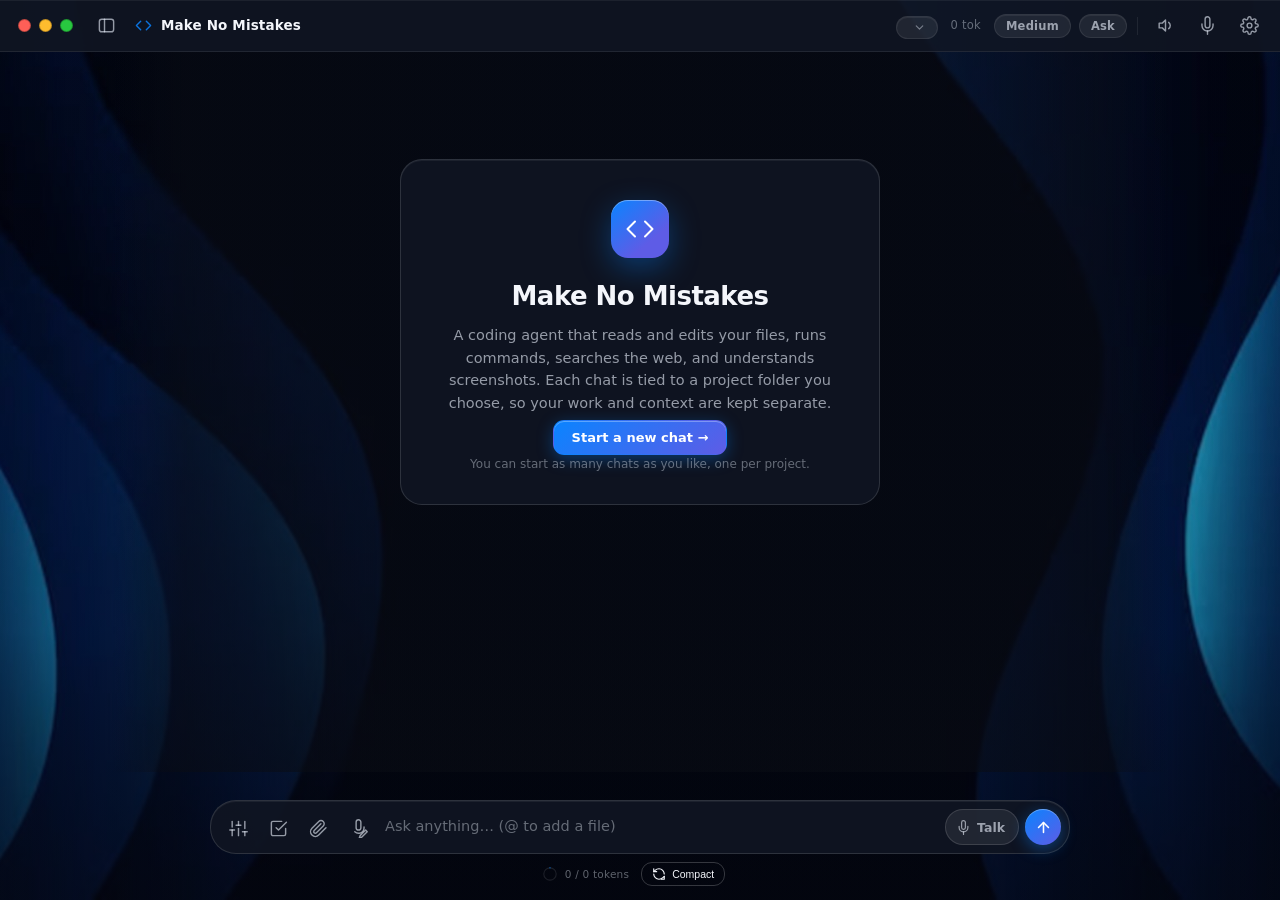
<file: glmcode/gui/web/index.html>
<!DOCTYPE html>
<html lang="en">
<head>
<meta charset="utf-8">
<meta name="viewport" content="width=device-width, initial-scale=1">
<title>Make No Mistakes</title>
<link rel="icon" href="app_icon.png" type="image/png">
<link rel="stylesheet" href="style.css">
</head>
<body class="perf-mode">

<div id="bg" role="presentation"></div>
<div id="bg-overlay" role="presentation"></div>

<!-- Titlebar -->
<header id="titlebar">
  <div class="traffic">
    <button id="tl-close" class="tl tl-red" aria-label="Close window"></button>
    <button id="tl-min" class="tl tl-yellow" aria-label="Minimize window"></button>
    <button id="tl-max" class="tl tl-green" aria-label="Toggle fullscreen"></button>
  </div>
  <button id="sidebar-toggle" class="icon-btn" aria-label="Toggle chat history" title="Chat history">
    <svg viewBox="0 0 24 24" fill="none" stroke="currentColor" stroke-width="1.8" stroke-linecap="round" stroke-linejoin="round"><rect x="3" y="4" width="18" height="16" rx="3"/><line x1="9.5" y1="4" x2="9.5" y2="20"/></svg>
  </button>
  <div class="tb-drag pywebview-drag-region">
    <span class="tb-logo" aria-hidden="true">
      <svg viewBox="0 0 24 24" fill="none" stroke="currentColor" stroke-width="2" stroke-linecap="round" stroke-linejoin="round"><polyline points="16 18 22 12 16 6"/><polyline points="8 6 2 12 8 18"/></svg>
    </span>
    <span class="tb-title">Make No Mistakes</span>
    <span id="tb-cwd" class="tb-cwd" title=""></span>
  </div>
  <div class="tb-right">
    <div id="model-select-wrap" class="model-select-wrap">
      <button id="model-chip" class="chip chip-btn model-chip" aria-haspopup="listbox" aria-expanded="false" title="Model for this chat — click to switch">
        <!-- Filled from the current chat's provider at boot. Empty rather than
             a model name: hardcoding one meant every start-up briefly showed
             "glm-4.7-flash" to people who had never chosen z.ai. -->
        <span id="model-chip-label"></span>
        <svg class="model-caret" viewBox="0 0 24 24" fill="none" stroke="currentColor" stroke-width="2.2" stroke-linecap="round" stroke-linejoin="round"><polyline points="6 9 12 15 18 9"/></svg>
      </button>
      <div id="model-menu" class="model-menu" role="listbox" hidden></div>
    </div>
    <span id="usage-chip" class="chip" title="Model output tokens this chat">0 tok</span>
    <button id="think-chip" class="chip chip-btn" title="Thinking effort — click to cycle (low / medium / high / max)">Medium</button>
    <button id="mode-chip" class="chip chip-btn" title="Permission mode — click to cycle">Ask</button>
    <span class="tb-sep" aria-hidden="true"></span>
    <button id="read-aloud-chip" class="icon-btn" aria-label="Read replies aloud" aria-pressed="false" title="Read replies aloud (off)">
      <svg viewBox="0 0 24 24" fill="none" stroke="currentColor" stroke-width="1.8" stroke-linecap="round" stroke-linejoin="round">
        <polygon points="4 9 8 9 12 5 12 19 8 15 4 15 4 9"/>
        <path id="ra-waves" d="M16 8a5 5 0 0 1 0 8"/>
        <line id="ra-mute" x1="16" y1="8" x2="21" y2="16" hidden/>
        <line id="ra-mute2" x1="21" y1="8" x2="16" y2="16" hidden/>
      </svg>
    </button>
    <button id="voice-chip" class="icon-btn" aria-label="Voice conversation" aria-pressed="false" title="Talk to it — hands-free voice conversation">
      <svg viewBox="0 0 24 24" fill="none" stroke="currentColor" stroke-width="1.8" stroke-linecap="round" stroke-linejoin="round">
        <path d="M12 1a3 3 0 0 0-3 3v8a3 3 0 0 0 6 0V4a3 3 0 0 0-3-3z"/>
        <path d="M19 10v2a7 7 0 0 1-14 0v-2"/><line x1="12" y1="19" x2="12" y2="23"/>
      </svg>
    </button>
    <button id="settings-btn" class="icon-btn" aria-label="Settings" title="Settings">
      <svg viewBox="0 0 24 24" fill="none" stroke="currentColor" stroke-width="1.8" stroke-linecap="round" stroke-linejoin="round"><circle cx="12" cy="12" r="3"/><path d="M19.4 15a1.65 1.65 0 0 0 .33 1.82l.06.06a2 2 0 1 1-2.83 2.83l-.06-.06a1.65 1.65 0 0 0-1.82-.33 1.65 1.65 0 0 0-1 1.51V21a2 2 0 1 1-4 0v-.09a1.65 1.65 0 0 0-1-1.51 1.65 1.65 0 0 0-1.82.33l-.06.06a2 2 0 1 1-2.83-2.83l.06-.06a1.65 1.65 0 0 0 .33-1.82 1.65 1.65 0 0 0-1.51-1H3a2 2 0 1 1 0-4h.09a1.65 1.65 0 0 0 1.51-1 1.65 1.65 0 0 0-.33-1.82l-.06-.06a2 2 0 1 1 2.83-2.83l.06.06a1.65 1.65 0 0 0 1.82.33h.01a1.65 1.65 0 0 0 1-1.51V3a2 2 0 1 1 4 0v.09a1.65 1.65 0 0 0 1 1.51h.01a1.65 1.65 0 0 0 1.82-.33l.06-.06a2 2 0 1 1 2.83 2.83l-.06.06a1.65 1.65 0 0 0-.33 1.82v.01a1.65 1.65 0 0 0 1.51 1H21a2 2 0 1 1 0 4h-.09a1.65 1.65 0 0 0-1.51 1z"/></svg>
    </button>
  </div>
</header>

<!-- Live activity rail.
     The chat is a centred 860px column, so on any reasonable window there is a
     wide empty margin on each side. What was missing was not somewhere to put
     more buttons -- it was an ambient view of what is RUNNING. A dispatched
     worker was invisible unless you opened the sub-agent panel or happened to
     have the voice dock up, which is the wrong way round for the thing you
     most want to glance at.

     Peripheral by design: state, not actions. Every item here is reachable
     from the sub-agent panel too, because the rail is the first thing to go
     when the window narrows and nothing may live only in it. -->
<aside id="activity-rail" class="activity-rail" aria-label="Voice and running work" hidden>
  <div class="rail-stack">
<!-- The voice dock: the orb, mute, the mode, and push-to-talk when that is the
     mode. Nothing else.
     Everything that used to be in here is somewhere better now: the transcript
     is the chat, the workers are the rail below this, ending the session is the
     Talk button at the composer. What is left is the handful of things you
     reach for WHILE talking, and it is always this size.
     The permission card is the one exception, and it is transient: a gated
     action has to be approvable, and speaking "yes" is not always heard. -->
<div id="voice-dock" class="voice-dock" hidden>
  <div class="voice-card glass-strong" role="region" aria-label="Voice conversation">
    <div class="voice-dock-row">
      <!-- The orb and the status line are ONE status light: the orb is the
           same animated dot for listening, thinking and speaking, so the word
           is what says which. aria-hidden on the orb because the line below is
           the accessible version of the same thing. -->
      <div id="voice-orb" class="voice-orb" aria-hidden="true"><span class="voice-orb-core"></span></div>
      <button id="voice-mute" class="icon-btn" aria-label="Mute microphone" aria-pressed="false" title="Mute — pause listening without ending the session">
        <svg viewBox="0 0 24 24" fill="none" stroke="currentColor" stroke-width="1.8" stroke-linecap="round" stroke-linejoin="round">
          <path d="M12 1a3 3 0 0 0-3 3v8a3 3 0 0 0 6 0V4a3 3 0 0 0-3-3z"/>
          <path d="M19 10v2a7 7 0 0 1-14 0v-2"/><line x1="12" y1="19" x2="12" y2="23"/>
        </svg>
      </button>
      <!-- One control, three modes. It was two toggles that could express the
           same mode two ways, and neither said what the third one was. -->
      <button id="voice-mode" class="voice-mode-btn" title="Listening mode — click to change">Hands-free</button>
    </div>
    <!-- On its own line, not beside the orb. The rail column is 76px wide in
         the app's DEFAULT window (1280 with the sidebar open), so four things
         on one row truncated to "List..." and "Han..." -- the status word was
         unreadable exactly where it matters most. -->
    <span id="voice-state" class="voice-state" role="status" aria-live="polite"></span>
    <button id="voice-ptt-btn" class="btn btn-primary voice-ptt-btn" hidden>Hold to talk</button>
    <div id="voice-perm" class="voice-perm" hidden>
      <div class="voice-perm-q" id="voice-perm-q"></div>
      <div class="voice-perm-detail" id="voice-perm-detail"></div>
      <div class="voice-perm-actions">
        <button id="voice-perm-yes" class="btn btn-primary">Approve</button>
        <button id="voice-perm-always" class="btn btn-ghost" hidden>Always</button>
        <button id="voice-perm-no" class="btn btn-ghost">Deny</button>
      </div>
      <div class="row-sub voice-perm-hint">…or just say “yes” or “no”.</div>
    </div>
  </div>
</div>
    <div id="activity-items" class="activity-items"></div>
  </div>
</aside>

<!-- Chat history sidebar -->
<nav id="sidebar" class="glass-strong" aria-label="Chat history">
  <button id="new-chat-btn" class="new-chat-btn">
    <svg viewBox="0 0 24 24" fill="none" stroke="currentColor" stroke-width="2" stroke-linecap="round" stroke-linejoin="round"><line x1="12" y1="5" x2="12" y2="19"/><line x1="5" y1="12" x2="19" y2="12"/></svg>
    New Chat
  </button>
  <input id="chat-search" class="chat-search" type="text"
         placeholder="Search all chats…" aria-label="Search chats">
  <div id="session-list" class="session-list"></div>
</nav>

<!-- Chat -->
<main id="chat">
  <div id="welcome" class="welcome glass">
    <div class="welcome-mark" aria-hidden="true">
      <svg viewBox="0 0 24 24" fill="none" stroke="currentColor" stroke-width="1.6" stroke-linecap="round" stroke-linejoin="round"><polyline points="16 18 22 12 16 6"/><polyline points="8 6 2 12 8 18"/></svg>
    </div>
    <h1>Make No Mistakes</h1>
    <p>A coding agent that reads and edits your files, runs commands, searches
       the web, and understands screenshots. Each chat is tied to a project
       folder you choose, so your work and context are kept separate.</p>
    <button id="welcome-new-chat" class="btn btn-primary welcome-cta">Start a new chat →</button>
    <p class="welcome-foot">You can start as many chats as you like, one per project.</p>
  </div>
  <div id="empty-hint" class="empty-hint" hidden>
    <p>Ask anything about <strong id="empty-hint-folder"></strong></p>
    <button id="learn-project" class="btn btn-primary learn-project" hidden>
      Learn this project &amp; write a GLM.md</button>
    <div class="hints">
      <button class="hint" data-hint="Explain what this project does">Explain this project</button>
      <button class="hint" data-hint="Find and fix any obvious bugs in this codebase">Find bugs</button>
      <button class="hint" data-hint="Write tests for the main module">Write tests</button>
    </div>
  </div>
</main>

<!-- Find in conversation (Ctrl/Cmd+F) -->
<div id="find-bar" class="find-bar glass" hidden>
  <svg class="find-ico" viewBox="0 0 24 24" fill="none" stroke="currentColor" stroke-width="2" stroke-linecap="round" stroke-linejoin="round" aria-hidden="true"><circle cx="11" cy="11" r="8"/><line x1="21" y1="21" x2="16.65" y2="16.65"/></svg>
  <input id="find-input" type="text" placeholder="Find in chat…" spellcheck="false" autocomplete="off" aria-label="Find in conversation">
  <span id="find-count" class="find-count">0/0</span>
  <button id="find-prev" class="find-nav" title="Previous (Shift+Enter)" aria-label="Previous match">&#8593;</button>
  <button id="find-next" class="find-nav" title="Next (Enter)" aria-label="Next match">&#8595;</button>
  <button id="find-close" class="find-nav find-x" title="Close (Esc)" aria-label="Close find">&#10005;</button>
</div>

<button id="jump-bottom" class="jump-bottom glass" aria-label="Jump to latest" title="Jump to latest" hidden>
  <svg viewBox="0 0 24 24" fill="none" stroke="currentColor" stroke-width="2.2" stroke-linecap="round" stroke-linejoin="round"><line x1="12" y1="5" x2="12" y2="19"/><polyline points="19 12 12 19 5 12"/></svg>
</button>

<!-- Status + composer -->
<footer id="composer-wrap">
  <div id="status-chip" class="status-chip glass" role="status" aria-live="polite" hidden>
    <span class="spinner" aria-hidden="true"></span><span id="status-label"></span>
  </div>
  <div id="attachments" class="attachments" hidden></div>
  <div id="steer-queued" class="steer-queued" hidden>
    <span class="steer-queued-icon">↪</span>
    <span id="steer-queued-text" class="steer-queued-text"></span>
    <div class="steer-queued-actions">
      <button id="steer-queued-edit" class="icon-btn-mini" aria-label="Edit queued message" title="Edit">
        <svg viewBox="0 0 24 24" fill="none" stroke="currentColor" stroke-width="2" stroke-linecap="round" stroke-linejoin="round"><path d="M12 20h9"/><path d="M16.5 3.5a2.12 2.12 0 0 1 3 3L7 19l-4 1 1-4Z"/></svg>
      </button>
      <button id="steer-queued-delete" class="icon-btn-mini" aria-label="Remove queued message" title="Remove">
        <svg viewBox="0 0 24 24" fill="none" stroke="currentColor" stroke-width="2" stroke-linecap="round" stroke-linejoin="round"><line x1="18" y1="6" x2="6" y2="18"/><line x1="6" y1="6" x2="18" y2="18"/></svg>
      </button>
    </div>
  </div>
  <div id="plan-actions" class="plan-actions glass" hidden>
    <span class="plan-actions-text">Plan ready — execute it, or keep refining it below.</span>
    <button id="plan-execute" class="btn btn-primary">Execute plan</button>
    <button id="plan-dismiss" class="btn btn-ghost">Dismiss</button>
  </div>
  <div id="mention-menu" class="mention-menu" role="listbox" hidden></div>
  <div id="slash-menu" class="mention-menu" role="listbox" hidden></div>
  <div id="palette-backdrop" class="backdrop" hidden>
    <div id="palette" role="dialog" aria-label="Command palette">
      <input id="palette-input" type="text" placeholder="Type a command, chat, or model…"
             aria-label="Search commands" autocomplete="off" spellcheck="false">
      <div id="palette-list" role="listbox"></div>
    </div>
  </div>
  <div id="drop-overlay" hidden>
    <div class="drop-inner">
      <svg viewBox="0 0 24 24" fill="none" stroke="currentColor" stroke-width="1.6" stroke-linecap="round" stroke-linejoin="round"><path d="M21 15v4a2 2 0 0 1-2 2H5a2 2 0 0 1-2-2v-4"/><polyline points="17 8 12 3 7 8"/><line x1="12" y1="3" x2="12" y2="15"/></svg>
      <span>Drop files to attach</span>
    </div>
  </div>
  <div id="opts-menu" class="opts-menu" hidden>
    <div class="opts-title">For the next message</div>
    <div class="opts-row"><div class="opts-text"><span class="opts-label">Make it green</span>
      <span class="opts-sub">Run the tests after edits and fix until they pass</span></div>
      <button id="opt-green2" class="switch" role="switch" aria-checked="false"><span></span></button></div>
    <div class="opts-row"><div class="opts-text"><span class="opts-label">Parallel attempts</span>
      <span class="opts-sub">Try several isolated approaches, keep the best</span></div>
      <div class="seg opts-seg" id="seg-attempts" role="radiogroup" aria-label="Parallel attempts">
        <button data-v="1" role="radio">Off</button>
        <button data-v="2" role="radio">2</button>
        <button data-v="3" role="radio">3</button>
      </div></div>
    <div class="opts-row"><div class="opts-text"><span class="opts-label">Verify edits</span>
      <span class="opts-sub">Nudge once to check changes if nothing was run</span></div>
      <button id="opt-verify2" class="switch" role="switch" aria-checked="false"><span></span></button></div>
    <div class="opts-note">These stick until you change them. Thinking effort and permission mode are in the title bar.</div>
  </div>
  <div id="composer" class="glass">
    <button id="opts-btn" class="icon-btn" aria-label="Message options" aria-expanded="false"
            title="Options for the next message (auto-check, parallel attempts, verify)">
      <svg viewBox="0 0 24 24" fill="none" stroke="currentColor" stroke-width="1.8" stroke-linecap="round" stroke-linejoin="round"><line x1="4" y1="21" x2="4" y2="14"/><line x1="4" y1="10" x2="4" y2="3"/><line x1="12" y1="21" x2="12" y2="12"/><line x1="12" y1="8" x2="12" y2="3"/><line x1="20" y1="21" x2="20" y2="16"/><line x1="20" y1="12" x2="20" y2="3"/><line x1="1" y1="14" x2="7" y2="14"/><line x1="9" y1="8" x2="15" y2="8"/><line x1="17" y1="16" x2="23" y2="16"/></svg>
      <span id="opts-dot" class="opts-dot" hidden></span>
    </button>
    <button id="plan-toggle" class="icon-btn" aria-label="Plan first" aria-pressed="false"
            title="Plan first: explore read-only and propose a plan before touching anything">
      <svg viewBox="0 0 24 24" fill="none" stroke="currentColor" stroke-width="1.8" stroke-linecap="round" stroke-linejoin="round"><path d="M9 11l3 3L22 4"/><path d="M21 12v7a2 2 0 0 1-2 2H5a2 2 0 0 1-2-2V5a2 2 0 0 1 2-2h11"/></svg>
    </button>
    <button id="attach-btn" class="icon-btn" aria-label="Attach files" title="Attach files">
      <svg viewBox="0 0 24 24" fill="none" stroke="currentColor" stroke-width="1.8" stroke-linecap="round" stroke-linejoin="round"><path d="m21.44 11.05-9.19 9.19a6 6 0 0 1-8.49-8.49l8.57-8.57A4 4 0 1 1 18 8.84l-8.59 8.57a2 2 0 0 1-2.83-2.83l8.49-8.48"/></svg>
    </button>
    <!-- Dictation and conversation are DIFFERENT things, and they used to be
         the same picture 500px apart: this one typed for you, the one in the
         titlebar opened a conversation. This is the one that types -- the
         glyph carries a pen for that reason. -->
    <button id="mic-btn" class="icon-btn" aria-label="Dictate into the box" title="Dictate — click to record, click again to transcribe into the box">
      <svg viewBox="0 0 24 24" fill="none" stroke="currentColor" stroke-width="1.8" stroke-linecap="round" stroke-linejoin="round"><path d="M12 1a3 3 0 0 0-3 3v7a3 3 0 0 0 6 0V4a3 3 0 0 0-3-3z"/><path d="M19 10v1a7 7 0 0 1-11.7 5.2"/><path d="M14 21l7-7 2 2-7 7-3 1 1-3z"/></svg>
    </button>
    <textarea id="input" rows="1" placeholder="Ask anything…  (@ to add a file)"
              aria-label="Message"></textarea>
    <!-- Starting a conversation is an action, and every other message action
         lives here rather than in the titlebar, which is where this one was:
         a 20px glyph the width of the window away from the hands. The same
         button ends the session. -->
    <button id="talk-btn" class="talk-btn" aria-label="Talk to it" aria-pressed="false"
            title="Talk to it — a hands-free voice conversation">
      <svg class="talk-icon" viewBox="0 0 24 24" fill="none" stroke="currentColor" stroke-width="1.9" stroke-linecap="round" stroke-linejoin="round">
        <path d="M12 1a3 3 0 0 0-3 3v8a3 3 0 0 0 6 0V4a3 3 0 0 0-3-3z"/>
        <path d="M19 10v2a7 7 0 0 1-14 0v-2"/><line x1="12" y1="19" x2="12" y2="23"/>
      </svg>
      <span class="talk-label">Talk</span>
    </button>
    <button id="send-btn" class="send-btn" aria-label="Send message" title="Send (Enter)">
      <svg viewBox="0 0 24 24" fill="none" stroke="currentColor" stroke-width="2.2" stroke-linecap="round" stroke-linejoin="round"><line x1="12" y1="19" x2="12" y2="5"/><polyline points="5 12 12 5 19 12"/></svg>
    </button>
    <button id="stop-btn" class="send-btn stop" aria-label="Stop generating" title="Stop" hidden>
      <svg viewBox="0 0 24 24" fill="currentColor"><rect x="6" y="6" width="12" height="12" rx="2"/></svg>
    </button>
  </div>
  <div class="composer-foot">
    <div class="token-usage">
      <svg class="token-donut" viewBox="0 0 36 36">
        <path class="donut-bg" d="M18 2.0845 a 15.9155 15.9155 0 0 1 0 31.831 a 15.9155 15.9155 0 0 1 0 -31.831" />
        <path class="donut-segment" id="token-segment" stroke-dasharray="0, 100" d="M18 2.0845 a 15.9155 15.9155 0 0 1 0 31.831 a 15.9155 15.9155 0 0 1 0 -31.831" />
      </svg>
      <span id="token-text">0 / 0 tokens</span>
    </div>
    <button id="compact-btn" class="compact-btn" title="Manually compact the context">
      <svg viewBox="0 0 24 24" fill="none" stroke="currentColor" stroke-width="2" stroke-linecap="round" stroke-linejoin="round">
        <path d="M21 12a9 9 0 0 0-9-9 9.75 9.75 0 0 0-6.74 2.74L3 8"/>
        <path d="M3 3v5h5"/>
        <path d="M3 12a9 9 0 0 0 9 9 9.75 9.75 0 0 0 6.74-2.74L21 16"/>
        <path d="M16 21h5v-5"/>
      </svg>
      Compact
    </button>
    <span id="model-foot" class="composer-foot-text"></span>
    <div id="gh-foot" class="gh-foot" hidden>
      <svg class="gh-foot-ico" viewBox="0 0 24 24" fill="none" stroke="currentColor" stroke-width="1.8" stroke-linecap="round" stroke-linejoin="round" aria-hidden="true"><circle cx="18" cy="18" r="3"/><circle cx="6" cy="6" r="3"/><path d="M6 21V9a9 9 0 0 0 9 9"/></svg>
      <span id="gh-foot-name" class="gh-foot-name mono"></span>
      <span id="gh-foot-counts" class="gh-foot-counts"></span>
      <button id="gh-foot-pull" class="gh-foot-btn" title="Pull the latest from GitHub">Pull</button>
      <button id="gh-foot-sync" class="gh-foot-btn primary" title="Commit &amp; push your changes">Sync</button>
    </div>
  </div>
</footer>

<!-- Sub-agent inspector: click a sub-agent row in the chat to watch its own
     live thread here, side by side with the main chat. -->
<aside id="subagent-panel" aria-label="Sub-agent thread">
  <div class="subagent-panel-head">
    <div id="subagent-tabs" class="subagent-tabs"></div>
    <button id="subagent-panel-close" class="icon-btn" aria-label="Close sub-agent panel" title="Close">
      <svg viewBox="0 0 24 24" fill="none" stroke="currentColor" stroke-width="2" stroke-linecap="round" stroke-linejoin="round"><line x1="18" y1="6" x2="6" y2="18"/><line x1="6" y1="6" x2="18" y2="18"/></svg>
    </button>
  </div>
  <div id="browser-view" class="browser-view" hidden>
    <div class="browser-view-bar">
      <span class="browser-view-dot" aria-hidden="true"></span>
      <span id="browser-view-url" class="browser-view-url">about:blank</span>
      <button id="browser-view-expand" class="browser-view-btn" title="Fullscreen — big browser view, chat at the side" aria-label="Toggle fullscreen browser view">
        <svg viewBox="0 0 24 24" fill="none" stroke="currentColor" stroke-width="2" stroke-linecap="round" stroke-linejoin="round"><path d="M8 3H5a2 2 0 0 0-2 2v3"/><path d="M16 3h3a2 2 0 0 1 2 2v3"/><path d="M8 21H5a2 2 0 0 1-2-2v-3"/><path d="M16 21h3a2 2 0 0 0 2-2v-3"/></svg>
      </button>
      <button id="browser-view-toggle" class="browser-view-btn">Pause</button>
    </div>
    <div class="browser-view-frame">
      <img id="browser-view-img" alt="Live browser view" />
      <div id="browser-view-takeover" class="browser-view-takeover" hidden>
        <span>You have the browser — do your thing, then</span>
        <button id="browser-view-resume" class="browser-view-btn primary">Resume agent</button>
      </div>
    </div>
  </div>
  <div id="subagent-panel-body" aria-live="polite"></div>
  <div id="subagent-steer-queued" class="steer-queued" hidden>
    <span class="steer-queued-icon">↪</span>
    <span id="subagent-steer-queued-text" class="steer-queued-text"></span>
    <div class="steer-queued-actions">
      <button id="subagent-steer-queued-edit" class="icon-btn-mini" aria-label="Edit queued message" title="Edit">
        <svg viewBox="0 0 24 24" fill="none" stroke="currentColor" stroke-width="2" stroke-linecap="round" stroke-linejoin="round"><path d="M12 20h9"/><path d="M16.5 3.5a2.12 2.12 0 0 1 3 3L7 19l-4 1 1-4Z"/></svg>
      </button>
      <button id="subagent-steer-queued-delete" class="icon-btn-mini" aria-label="Remove queued message" title="Remove">
        <svg viewBox="0 0 24 24" fill="none" stroke="currentColor" stroke-width="2" stroke-linecap="round" stroke-linejoin="round"><line x1="18" y1="6" x2="6" y2="18"/><line x1="6" y1="6" x2="18" y2="18"/></svg>
      </button>
    </div>
  </div>
  <div id="subagent-panel-composer" class="subagent-composer">
    <input id="subagent-input" type="text" placeholder="Steer this sub-agent…" aria-label="Steer sub-agent">
    <button id="subagent-wrapup-btn" class="icon-btn subagent-wrapup-btn" aria-label="Wrap up now"
            title="Wrap up now: stop researching and write the report (finishes the current step first, doesn't cut it off)">
      <svg viewBox="0 0 24 24" fill="currentColor" stroke="none"><rect x="6" y="6" width="12" height="12" rx="2"/></svg>
    </button>
    <button id="subagent-send-btn" class="icon-btn" aria-label="Send" title="Send (Enter)">
      <svg viewBox="0 0 24 24" fill="none" stroke="currentColor" stroke-width="2.2" stroke-linecap="round" stroke-linejoin="round"><line x1="12" y1="19" x2="12" y2="5"/><polyline points="5 12 12 5 19 12"/></svg>
    </button>
  </div>
</aside>

<!-- Voice conversation overlay (speech-to-speech) -->
<!-- Toasts -->
<div id="toasts" aria-live="polite"></div>

<!-- New chat chooser -->
<div id="newchat-backdrop" class="backdrop" hidden>
  <div class="sheet glass-strong" role="dialog" aria-modal="true" aria-labelledby="newchat-title">
    <div class="sheet-head">
      <h2 id="newchat-title">New chat</h2>
    </div>
    <!-- Reopening a project you already work in is by far the commonest way
         into this sheet, and it used to mean a round trip through the OS
         folder picker even though every session already carries its path. -->
    <div id="newchat-recent-wrap" hidden>
      <p class="newchat-lede">Pick up where you left off</p>
      <div id="newchat-recent" class="newchat-recent"></div>
    </div>

    <div class="sheet-actions newchat-primary">
      <button id="newchat-whiteboard" class="btn btn-ghost">Whiteboard</button>
      <button id="newchat-folder" class="btn btn-primary">Open a folder…</button>
    </div>

    <details id="newchat-gh-more" class="newchat-more">
      <summary>Start from a GitHub repository…</summary>
      <div id="newchat-gh" class="newchat-gh">
        <input id="newchat-gh-url" class="text-input" placeholder="owner/repo or URL">
        <button id="newchat-gh-go" class="btn btn-primary">Clone</button>
      </div>
      <div class="newchat-gh-actions">
        <button id="newchat-gh-pick" class="btn btn-ghost">Browse my repos…</button>
        <button id="newchat-gh-new" class="btn btn-ghost">Create a new repo…</button>
      </div>
    <div id="newchat-repo-list" class="provider-list" hidden></div>
    <div id="newchat-new-repo" class="newchat-new-repo" hidden>
      <input id="newchat-new-name" class="text-input" placeholder="New repository name">
      <div class="seg" id="newchat-new-vis" role="radiogroup" aria-label="Visibility">
        <button data-v="private" role="radio" class="on">Private</button>
        <button data-v="public" role="radio">Public</button>
      </div>
      <button id="newchat-new-go" class="btn btn-primary">Create &amp; open</button>
    </div>
    <p class="row-sub" id="newchat-gh-hint" hidden>Connect a GitHub token in Settings → GitHub to clone private repositories.</p>
    </details>

    <!-- A per-chat setting, not a way in: it belongs after the choice, not in
         front of it. On by default, and changeable later in Settings → Chat. -->
    <div class="row newchat-backup-row">
      <div class="row-text"><label for="newchat-backup">Auto-backup this project</label>
        <span class="row-sub">Snapshots your files before each message, so you can undo a turn</span></div>
      <button id="newchat-backup" class="switch" role="switch" aria-checked="true"><span></span></button>
    </div>
  </div>
</div>

<!-- Phone-app QR sheet -->
<div id="phoneapp-backdrop" class="backdrop" hidden>
  <div class="sheet glass-strong" role="dialog" aria-modal="true" aria-labelledby="phoneapp-title">
    <div class="sheet-head"><h2 id="phoneapp-title">Set up your phone</h2></div>
    <!-- Two steps, in the order they are actually done, and you can move
         between them. This used to open straight onto the pairing code with
         one button to "just show the link" and no way back — so the common
         path (install the app, THEN send the keys into it) meant closing and
         reopening the sheet, and the pairing code's five-minute clock ran
         down while you were still installing. -->
    <div class="seg" id="phoneapp-step" role="radiogroup" aria-label="Set-up step">
      <button data-v="install" role="radio" class="on">1 · Install the app</button>
      <button data-v="keys" role="radio">2 · Send your keys</button>
    </div>
    <p class="row-sub" id="phoneapp-hint">Scan with your phone's camera, then “Add to Home Screen”.</p>
    <div id="phoneapp-qr" class="qr-box" aria-label="QR code for the phone app"></div>
    <!-- The code is shown as TEXT and never encoded into the image: that is what
         makes a screenshot or photo of the QR alone useless. -->
    <div id="phoneapp-code-wrap" hidden>
      <div class="pair-code" id="phoneapp-code">------</div>
      <p class="row-sub pair-note" id="phoneapp-includes"></p>
    </div>
    <a id="phoneapp-url" class="qr-url mono" target="_blank" rel="noopener"></a>
    <p id="phoneapp-error" class="row-sub" style="color:var(--danger,#ff6b6b)" hidden></p>
    <div class="sheet-actions">
      <button id="phoneapp-copy" class="btn btn-ghost" hidden>Copy link</button>
      <button id="phoneapp-open" class="btn btn-ghost" hidden>Open in browser</button>
      <button id="phoneapp-close" class="btn btn-primary">Done</button>
    </div>
    <details class="qr-edit"><summary>Change the URL</summary>
      <div class="provider-form">
        <input id="phoneapp-url-input" class="text-input" placeholder="https://your-name.github.io/your-repo/">
        <div class="sheet-actions"><button id="phoneapp-url-save" class="btn btn-primary">Save &amp; refresh</button></div>
      </div>
    </details>
  </div>
</div>

<!-- Permission sheet -->
<div id="perm-backdrop" class="backdrop" hidden>
  <div class="sheet glass-strong" role="dialog" aria-modal="true" aria-labelledby="perm-title">
    <div class="sheet-head">
      <span class="perm-icon" aria-hidden="true">
        <svg viewBox="0 0 24 24" fill="none" stroke="currentColor" stroke-width="1.8" stroke-linecap="round" stroke-linejoin="round"><path d="M12 22s8-4 8-10V5l-8-3-8 3v7c0 6 8 10 8 10z"/></svg>
      </span>
      <h2 id="perm-title">Permission required</h2>
    </div>
    <pre id="perm-preview" class="perm-preview"></pre>
    <input id="perm-feedback" class="text-input" type="text"
           placeholder="If denying — tell the model why (optional)" aria-label="Denial reason">
    <div class="sheet-actions">
      <button id="perm-deny" class="btn btn-danger">Deny</button>
      <button id="perm-always" class="btn btn-ghost">Always allow</button>
      <button id="perm-allow" class="btn btn-primary">Allow</button>
    </div>
  </div>
</div>

<!-- Settings sheet -->
<div id="settings-backdrop" class="backdrop" hidden>
  <div class="sheet glass-strong settings" role="dialog" aria-modal="true" aria-labelledby="settings-title">
    <div class="sheet-head">
      <h2 id="settings-title">Settings</h2>
      <div class="settings-find">
        <svg class="settings-find-ico" viewBox="0 0 24 24" fill="none" stroke="currentColor" stroke-width="2" stroke-linecap="round" stroke-linejoin="round" aria-hidden="true"><circle cx="11" cy="11" r="8"/><line x1="21" y1="21" x2="16.65" y2="16.65"/></svg>
        <input id="settings-search" type="text" placeholder="Search settings…"
               aria-label="Search settings" autocomplete="off" spellcheck="false">
      </div>
      <button id="settings-close" class="icon-btn" aria-label="Close settings">
        <svg viewBox="0 0 24 24" fill="none" stroke="currentColor" stroke-width="2" stroke-linecap="round"><line x1="18" y1="6" x2="6" y2="18"/><line x1="6" y1="6" x2="18" y2="18"/></svg>
      </button>
    </div>

    <div class="settings-body">
    <div class="settings-tabs" role="tablist">
      <button class="settings-tab-btn on" data-tab="general" role="tab">General</button>
      <button class="settings-tab-btn" data-tab="voice" role="tab">Voice</button>
      <button class="settings-tab-btn" data-tab="models" role="tab">Models &amp; tools</button>
      <button class="settings-tab-btn" data-tab="browser" role="tab">Browser</button>
      <button class="settings-tab-btn" data-tab="github" role="tab">GitHub</button>
      <button class="settings-tab-btn" data-tab="phone" role="tab">Phone</button>
      <button class="settings-tab-btn" data-tab="tasks" role="tab">Tasks</button>
      <button class="settings-tab-btn" data-tab="chat" role="tab">Chat</button>
      <p class="about">Make No Mistakes <span id="about-version"></span> — a coding
         agent that runs on whichever model you point it at.</p>
    </div>

    <div class="settings-panes">
    <p id="settings-noresults" class="row-sub settings-noresults" hidden>
      Nothing matches that. Try a word from the setting's name, like "voice",
      "token" or "backup".</p>

    <!-- Its OWN section, not a heading placed on top of Appearance. The
         settings search names each group by its section's FIRST h3, so a
         heading added above an existing one RENAMES that group: Appearance
         disappeared from the filter entirely, which
         tests/desktop_ui/test_settings_search.py caught and nobody would
         have caught by reading.

         Every expensive bug this app has had was something quietly off, with
         nothing anywhere saying so. Each of those has its own panel, and each
         panel is somewhere you only go once you already suspect that thing.
         This is the one place that asks all of them at once. -->
    <section data-tab="general">
      <h3>Setup</h3>
      <div class="row">
        <div class="row-text"><label>Check my setup</label>
          <span class="row-sub" id="setup-check-sub">Looks for anything that is
            switched off, half-configured or quietly damaged.</span></div>
        <div class="row-actions">
          <button id="setup-check" class="btn btn-ghost">Run the check</button>
        </div>
      </div>
      <ul id="setup-check-results" class="check-list" hidden></ul>
    </section>

    <section data-tab="general">
      <h3>Appearance</h3>
      <div class="row">
        <div class="row-text"><label>Background image</label>
          <span class="row-sub">Cinematic backdrop behind the glass</span></div>
        <div class="row-actions">
          <button id="bg-change" class="btn btn-ghost">Change…</button>
          <button id="bg-reset" class="btn btn-ghost">Reset</button>
        </div>
      </div>
      <div id="bg-preview-wrap"><img id="bg-preview" alt="Current background preview"></div>
      <div class="row"><div class="row-text"><label for="opt-reduce-fx">Fast mode (no glass blur)</label>
        <span class="row-sub">On by default. Drops the GPU-heavy background blur &amp; big shadows
          that repaint constantly — the biggest cause of general sluggishness. Turn OFF for the
          full frosted-glass look if your machine handles it smoothly.</span></div>
        <button id="opt-reduce-fx" class="switch" role="switch" aria-checked="false"><span></span></button></div>

      <h3 style="margin-top:22px">When the model is rate-limited</h3>
      <span class="row-sub" style="display:block;margin:-2px 0 9px">
        Your usual model is always tried first. When it&rsquo;s out of quota these are tried in
        order — the same API and key, only the model changes, so the chain can only hold models
        that API actually serves. It goes back to your usual model as soon as the limit clears,
        and says so in the chat whenever a different one answered.</span>
      <div id="fallback-chain" class="provider-list"></div>
      <div class="fallback-add-row">
        <select id="fallback-add" class="voice-select">
          <option value="">Add a fallback model…</option>
        </select>
      </div>

      <h3 style="margin-top:22px">Update</h3>
      <div class="row"><div class="row-text"><label>App version</label>
        <span id="update-status" class="row-sub">Checking…</span></div>
        <button id="update-btn" class="btn" disabled>Check</button></div>
      <details id="update-log-row" class="row-sub" style="margin:-6px 0 10px" hidden>
        <summary style="cursor:pointer">What&rsquo;s new</summary>
        <div id="update-log" class="ext-log"></div>
      </details>
    </section>

    <section data-tab="browser">
      <h3>Browser</h3>
      <p class="row-sub">Settings for the agent's <code>control_chrome</code> browser.</p>
      <div class="row"><div class="row-text"><label for="opt-browser-headless">Hide the browser window</label>
        <span class="row-sub">Run <code>control_chrome</code> headless — the browser works
          invisibly. Watch it live in the Browser panel instead. Off by default so you can
          see (and take over) the real window.</span></div>
        <button id="opt-browser-headless" class="switch" role="switch" aria-checked="false"><span></span></button></div>
      <div class="row"><div class="row-text"><label for="opt-browser-logins">Remember browser logins</label>
        <span class="row-sub">Keep the agent browser's cookies &amp; logins between sessions in a
          dedicated profile (never your personal browser) — pause it, sign in to the sites you
          want it to use once, and it stays signed in. Off = a fresh throwaway profile every time.</span></div>
        <button id="opt-browser-logins" class="switch" role="switch" aria-checked="false"><span></span></button></div>
      <div class="row"><div class="row-text"><label for="opt-browser-model">Browser model</label>
        <span class="row-sub">Driving web pages is the hardest job for the small free model. Route
          just the browser agent to a stronger configured model (e.g. a bigger local Ollama
          model) for much more reliable browsing.</span></div>
        <select id="opt-browser-model" class="voice-select"><option value="">Same as chat</option></select></div>
      <div class="row"><div class="row-text"><label>Saved browser data</label>
        <span class="row-sub">Wipe the remembered profile — logs the agent browser out of everything.</span></div>
        <button id="browser-clear-data" class="btn btn-danger-ghost">Clear</button></div>

      <h3 style="margin-top:22px">Use my own browser instead</h3>
      <p class="row-sub">Everything above is a browser this app launches for the agent, separate
        from yours. Install the extension once and it works in <em>your</em> browser instead — it
        sees your open tabs, picks the one you meant, and you are already signed in.
        <strong>It then acts as you</strong>: every site you are logged into is reachable, and
        anything it does there is real. Nothing else to switch on.</p>
      <div class="row"><div class="row-text"><label for="opt-browser-mine">Let it use my browser</label>
        <span class="row-sub">On whenever the extension is connected. The extension&rsquo;s toolbar
          button pauses it for a moment; this turns it off for good.</span></div>
        <button id="opt-browser-mine" class="switch" role="switch" aria-checked="true"><span></span></button></div>
      <div class="row" id="browser-ext-row"><div class="row-text"><label>Extension</label>
        <span id="browser-ext-status" class="row-sub">Checking…</span>
        <span id="browser-ext-tab" class="row-sub ext-tab" hidden></span></div>
        <button id="browser-ext-install" class="btn">Set it up</button></div>
      <details id="browser-ext-log-row" class="row-sub" style="margin:-6px 0 10px" hidden>
        <summary style="cursor:pointer">Connection log</summary>
        <div id="browser-ext-log" class="ext-log"></div>
      </details>

      <details class="row-sub" style="margin-top:14px">
        <summary style="cursor:pointer">Advanced: attach over a DevTools port instead</summary>
        <p class="row-sub">The old way, kept because it gives real browser-level input events.
          It cannot reach a browser that is already running — the port only opens at launch —
          so it means quitting your browser and reopening it with
          <code>--remote-debugging-port=9222 --user-data-dir=…</code>. The extension above needs
          none of that. Leave empty unless you specifically want this.</p>
        <input id="opt-browser-connect" class="text-input" placeholder="http://localhost:9222"
               spellcheck="false" autocapitalize="off">
        <div class="row" style="border:0;padding-left:0"><div class="row-text">
          <span id="browser-attach-status" class="row-sub">Not checked yet.</span></div>
          <button id="browser-attach-check" class="btn">Check</button></div>
      </details>
    </section>

    <div id="browser-ext-sheet" class="backdrop" hidden>
      <div class="sheet">
        <h3>Use your own browser</h3>
        <p class="row-sub">One time, about thirty seconds. The extension is a folder already on
          this machine — nothing is downloaded, nothing is uploaded, and it only ever talks to
          this app on <code>127.0.0.1</code>.</p>

        <ol class="ext-steps">
          <li><b>Paste this into the address bar</b> of the browser you want the agent to
            drive, and press Enter:
            <code id="ext-store-url" class="ext-path">chrome://extensions</code>
            <button id="ext-copy-url" class="btn btn-primary btn-small">Copy it</button>
            <span class="row-sub ext-why">A program can&rsquo;t open another program&rsquo;s
              settings page — Chrome blocks that — so this one step is yours.</span>
            <div id="ext-browsers" class="ext-browsers"></div>
            <span class="row-sub" id="ext-browsers-none" hidden>No Chromium browser found on
              this machine.</span></li>
          <li>Turn on <b>Developer mode</b> — the switch in the top right of that page.</li>
          <li>Click <b>Load unpacked</b>, then paste this folder into the dialog:
            <code id="ext-path" class="ext-path">…</code>
            <button id="ext-copy-path" class="btn btn-small">Copy folder</button>
            <button id="ext-open-folder" class="btn btn-small">Reveal it</button></li>
        </ol>

        <div id="ext-live" class="ext-live">
          <span class="ext-dot" id="ext-dot"></span>
          <span id="ext-live-status">Waiting for the extension…</span>
        </div>
        <p id="ext-live-tab" class="row-sub" hidden></p>

        <p class="ext-finish row-sub" id="ext-finish" hidden>That is everything. Just ask —
          &ldquo;check the failing test in the tab I have open&rdquo; — and it will look at your
          tabs and work in the right one. The extension&rsquo;s toolbar button pauses it any time.</p>

        <div class="sheet-actions"><button id="ext-sheet-close" class="btn">Done</button></div>
      </div>
    </div>

    <section data-tab="models">
      <h3>Permissions</h3>
      <div class="seg" id="seg-mode" role="radiogroup" aria-label="Permission mode">
        <button data-v="ask" role="radio">Ask</button>
        <button data-v="autoedit" role="radio">Auto-edit</button>
        <button data-v="yolo" role="radio">Full auto</button>
      </div>
      <p class="row-sub">Ask: approve every edit &amp; command. Auto-edit: file edits and
         read-only commands (git status, ls, cat, grep…) run automatically; other
         commands still ask. Full auto: everything runs without asking.</p>
      <details id="pathrules-editor">
        <summary>Access rules — per-path exceptions to the mode…</summary>
        <p class="row-sub">Override the mode for specific files or folders, whatever it's set to.
           <strong>Allow</strong> auto-approves edits there (even in Ask); <strong>Ask</strong> always
           prompts; <strong>Deny</strong> blocks edits entirely (even in Full auto). Most protective rule
           wins. Globs: <code>src/**</code> a whole folder, <code>*.py</code> a segment,
           <code>.env</code> that filename anywhere.</p>
        <div id="pathrules-list" class="provider-list"></div>
        <div class="provider-form">
          <input id="pathrule-glob" class="text-input" placeholder="Path or glob — e.g. .env, src/**, migrations/">
          <div class="seg" id="pathrule-action" role="radiogroup" aria-label="Rule action">
            <button data-v="allow" role="radio" class="on">Allow</button>
            <button data-v="ask" role="radio">Ask</button>
            <button data-v="deny" role="radio">Deny</button>
          </div>
          <div class="sheet-actions">
            <button id="pathrule-add" class="btn btn-primary">Add rule</button>
          </div>
        </div>
      </details>
    </section>

    <section data-tab="models">
      <h3>Vision</h3>
      <div class="seg" id="seg-vision" role="radiogroup" aria-label="Image handling">
        <button data-v="auto" role="radio">Auto</button>
        <button data-v="describe" role="radio">Describe</button>
        <button data-v="direct" role="radio">Direct</button>
      </div>
      <p class="row-sub"><strong>Auto</strong> (default): a model that can read images
         is given them directly; one that can't gets a written description from the
         image model set above. Nothing to set.
         <strong>Describe</strong>: always narrate images through the image model —
         works with any chat model, even one that can't see. <strong>Direct</strong>:
         always send the image itself. Override Auto only for a hand-typed endpoint
         or a local model, where it has no way to know.</p>
      <p class="row-sub">Whichever you pick, the chat's own model answers the turn.
         Images never move a conversation onto another model.</p>
    </section>

    <section data-tab="voice">
      <h3>Voice conversation</h3>
      <div class="row">
        <div class="row-text"><label for="voice-engine-seg">Engine</label>
          <span class="row-sub" id="voice-engine-note"></span></div>
      </div>
      <div class="seg" id="voice-engine-seg" role="radiogroup" aria-label="Voice engine">
        <button data-v="local" role="radio">On this PC</button>
        <button data-v="live" role="radio">Speech to speech</button>
      </div>
      <p class="row-sub"><strong>On this PC</strong> (default): Whisper hears you and Kokoro
         answers, both running locally — no key, no network, no quota, and nothing
         leaves the machine. <strong>Speech to speech</strong> sends the audio to a model
         that hears and speaks natively, which is faster and lets you interrupt it
         mid-sentence — but it needs a Google key on this chat, a connection, and it
         counts against your quota.</p>
    </section>

    <section data-tab="voice">
      <h3>Voice</h3>
      <p class="row-sub">Toggle read-aloud from the speaker icon in the title bar. Runs locally —
         no API cost.</p>
      <div class="row">
        <div class="row-text"><label for="voice-engine">Engine</label>
          <span class="row-sub">Kokoro is fast and English-only. Piper has natural voices in many
            languages (including Swedish).</span></div>
        <div class="row-actions">
          <select id="voice-engine" class="voice-select">
            <option value="kokoro">Kokoro</option>
            <option value="piper">Piper (multilingual)</option>
          </select>
        </div>
      </div>
      <div class="row voice-row">
        <div class="row-text"><label for="voice-select">Voice</label>
          <span class="row-sub" id="voice-first-use-note" hidden>First use downloads the model, one-time</span></div>
        <div class="row-actions">
          <select id="voice-select" class="voice-select"></select>
          <button id="voice-preview-btn" class="icon-btn" aria-label="Preview voice" title="Preview voice">
            <svg viewBox="0 0 24 24" fill="currentColor" stroke="none"><polygon points="6 4 20 12 6 20 6 4"/></svg>
          </button>
        </div>
      </div>
      <div class="row">
        <div class="row-text"><label for="voice-speed">Speed</label>
          <span class="row-sub" id="voice-speed-label">1.0x</span></div>
        <input type="range" id="voice-speed" min="0.5" max="2.0" step="0.1" value="1.0" class="speed-slider">
      </div>
    </section>

    <section data-tab="voice">
      <h3>Dictation</h3>
      <p class="row-sub">Click the mic in the composer to record, click again to transcribe into
         the box. Runs locally via faster-whisper — no API cost.</p>
      <div class="row">
        <div class="row-text"><label for="stt-model">Model</label>
          <span class="row-sub" id="stt-first-use-note" hidden>First use downloads the model, one-time</span></div>
        <div class="row-actions">
          <select id="stt-model" class="voice-select"></select>
        </div>
      </div>
      <div class="row">
        <div class="row-text"><label for="stt-language">Language</label>
          <span class="row-sub">Leave on Auto-detect unless it keeps guessing wrong</span></div>
        <div class="row-actions">
          <select id="stt-language" class="voice-select"></select>
        </div>
      </div>
      <div class="row">
        <div class="row-text"><label for="voice-reply-lang">Spoken reply language</label>
          <span class="row-sub">You can speak any language either way — the coding work is always
            done in English so quality doesn't drop. Kokoro speaks English best.</span></div>
        <div class="row-actions">
          <select id="voice-reply-lang" class="voice-select">
            <option value="en">English</option>
            <option value="match">Match what I speak</option>
          </select>
        </div>
      </div>
      <div class="row">
        <div class="row-text"><label for="voice-sensitivity">Voice conversation sensitivity</label>
          <span class="row-sub" id="voice-sensitivity-label">Normal</span></div>
        <input type="range" id="voice-sensitivity" min="0.5" max="2.0" step="0.1" value="1.0" class="speed-slider">
      </div>
      <div class="row">
        <div class="row-text"><label for="voice-silence">End-of-turn pause</label>
          <span class="row-sub" id="voice-silence-label">0.75s</span></div>
        <input type="range" id="voice-silence" min="400" max="1600" step="50" value="750" class="speed-slider">
      </div>
      <div class="row">
        <div class="row-text"><label for="opt-earcons">Sound cues</label>
          <span class="row-sub">Little tones when it hears you and when work finishes</span></div>
        <button id="opt-earcons" class="switch" role="switch" aria-checked="true"><span></span></button>
      </div>
      <div class="row">
        <div class="row-text"><label for="voice-ptt-key">Push-to-talk key</label>
          <span class="row-sub" id="voice-ptt-key-label">Space</span></div>
        <button id="voice-ptt-key" class="btn btn-ghost">Click, then press a key</button>
      </div>
      <div class="row">
        <div class="row-text"><label for="opt-wake">Wake word</label>
          <span class="row-sub">Listen for a phrase to open voice hands-free. Keeps the mic on and
            transcribes locally — nothing leaves your machine.</span></div>
        <button id="opt-wake" class="switch" role="switch" aria-checked="false"><span></span></button>
      </div>
      <div class="row" id="wake-word-row" hidden>
        <div class="row-text"><label for="voice-wake-word">Wake phrase</label>
          <span class="row-sub">What to say to start a session</span></div>
        <input type="text" id="voice-wake-word" class="text-input" placeholder="hey assistant" style="max-width:200px">
      </div>
    </section>

    <section data-tab="general">
      <h3>Notifications</h3>
      <div class="row"><div class="row-text"><label for="opt-notify">Desktop notifications</label>
        <span class="row-sub">When the app is in the background: notify when a chat needs
          permission or finishes and is waiting for you</span></div>
        <button id="opt-notify" class="switch" role="switch" aria-checked="true"><span></span></button></div>
    </section>

    <section data-tab="models">
      <h3>APIs</h3>
      <p class="row-sub">The APIs you've configured. Any OpenAI-compatible endpoint works
         (OpenRouter, Ollama, LM Studio, paid APIs). Every one can be edited or removed.
         To change the model a chat is using, use the model picker above the composer —
         it lists every model from every API here.</p>
      <div id="api-list" class="provider-list"></div>
      <div id="api-defaults">
        <div class="row">
          <div class="row-text"><label for="default-model-select">Model for new chats</label>
            <span class="row-sub">Each chat can still be switched individually.</span></div>
          <div class="row-actions">
            <select id="default-model-select" class="voice-select"></select>
          </div>
        </div>
        <div class="row">
          <div class="row-text"><label for="vision-model-select">Model that reads images</label>
            <span class="row-sub" id="vision-model-note"></span></div>
          <div class="row-actions">
            <select id="vision-model-select" class="voice-select"></select>
          </div>
        </div>
      </div>
      <div class="sheet-actions api-actions">
        <button id="prov-detect" class="btn btn-ghost">Detect local (Ollama / LM Studio)</button>
        <button id="api-add" class="btn btn-primary">Add API…</button>
      </div>
      <div id="api-form" class="provider-form" hidden>
        <!-- The same catalogue the first screen uses. Adding a second API
             meant knowing its base URL and its model names by heart; these are
             the ones the app already knows. -->
        <div id="api-presets" class="api-presets" hidden></div>
        <input id="prov-name" class="text-input" placeholder="Name (e.g. OpenRouter)">
        <input id="prov-url" class="text-input" placeholder="Base URL (OpenAI-compatible), e.g. https://openrouter.ai/api/v1">
        <input id="prov-key" class="text-input" type="password" placeholder="API key (leave empty for local servers)">
        <input id="prov-models" class="text-input" placeholder="Model ids, comma-separated">
        <div class="sheet-actions">
          <button id="prov-cancel" class="btn btn-ghost">Cancel</button>
          <button id="prov-save" class="btn btn-primary">Save API</button>
        </div>
      </div>
    </section>

    <section data-tab="models">
      <h3>Extensions</h3>
      <details id="mcp-editor">
        <summary>MCP servers — external tools for the agent…</summary>
        <p class="row-sub">Connect Model Context Protocol servers (stdio). Their tools
           appear to the agent alongside the built-in ones, permission-gated like
           any other tool. Example command:
           <code>npx -y @modelcontextprotocol/server-filesystem C:\projects</code></p>
        <div id="mcp-list" class="provider-list"></div>
        <div class="provider-form">
          <input id="mcp-name" class="text-input" placeholder="Name (e.g. filesystem)">
          <input id="mcp-command" class="text-input" placeholder="Command (npx / uvx / python …)">
          <div class="sheet-actions">
            <button id="mcp-add" class="btn btn-primary">Add server</button>
          </div>
        </div>
      </details>
      <details id="commands-editor">
        <summary>Slash commands — reusable prompts…</summary>
        <p class="row-sub">Save a prompt you use often, then run it in the composer with
           <code>/name</code>. Use <code>$INPUT</code> in the template to drop in text you
           type after the command (otherwise it's appended).</p>
        <div id="commands-list" class="provider-list"></div>
        <div class="provider-form">
          <input id="cmd-name" class="text-input" placeholder="Name (e.g. review)">
          <textarea id="cmd-template" class="text-input" rows="3"
            placeholder="Prompt template — e.g. Review my recent changes for bugs and edge cases. Focus on: $INPUT"></textarea>
          <div class="sheet-actions">
            <button id="cmd-add" class="btn btn-primary">Save command</button>
          </div>
        </div>
      </details>
    </section>

    <section data-tab="models">
      <h3>Answer quality</h3>
      <div class="row"><div class="row-text"><label>Thinking effort</label>
        <span class="row-sub">Also on the chip in the title bar. Higher = better answers, slower.</span></div>
        <div class="seg" id="seg-think" role="radiogroup" aria-label="Thinking effort">
          <button data-v="low" role="radio">Low</button>
          <button data-v="medium" role="radio">Medium</button>
          <button data-v="high" role="radio">High</button>
          <button data-v="max" role="radio">Max</button>
        </div>
      </div>
      <p class="row-sub"><strong>Low</strong>: no reasoning, answers instantly.
        <strong>Medium</strong>: the model thinks before answering (default).
        <strong>High</strong>: after answering, an independent reviewer checks the actual diff
        (blind to the reasoning that produced it) and the model fixes what it flags.
        <strong>Max</strong>: reviews repeatedly (up to 3×) until it's approved.</p>
      <div class="row"><div class="row-text"><label for="opt-reasoning">Show reasoning</label>
        <span class="row-sub">Display the thinking stream in chat</span></div>
        <button id="opt-reasoning" class="switch" role="switch" aria-checked="true"><span></span></button></div>
    </section>

    <section data-tab="models">
      <h3>How it works</h3>
      <div class="row"><div class="row-text"><label for="opt-verify">Nudge to verify edits</label>
        <span class="row-sub">When the agent edits files but runs nothing to check them, ask it once to
          verify (run tests / the affected code). Turn off if you'd rather it just edits without
          running commands.</span></div>
        <button id="opt-verify" class="switch" role="switch" aria-checked="false"><span></span></button></div>
      <div class="row"><div class="row-text"><label for="opt-neural">Semantic code search</label>
        <span class="row-sub">Make search_code match by meaning, not just keywords, using a local
          embedding model. Turning it on downloads a small model (~90MB) once; until it's ready,
          keyword search is used. Fully offline after setup.</span></div>
        <button id="opt-neural" class="switch" role="switch" aria-checked="false"><span></span></button></div>
      <div class="row"><div class="row-text"><label for="opt-green">Make it green — auto-fix failing tests</label>
        <span class="row-sub">After a turn that edits files, run the project's tests; if they fail, keep
          fixing until they pass (up to a few tries) or report where it's stuck. Only runs when there
          are tests to run — never loops on small tasks. Off by default.</span></div>
        <button id="opt-green" class="switch" role="switch" aria-checked="false"><span></span></button></div>
      <div class="row"><div class="row-text"><label for="opt-ledger">Learn from mistakes</label>
        <span class="row-sub">Keep a count of the tool calls that fail in this project with this model,
          and put the repeat offenders in the agent's system prompt so it stops making them. Recorded
          from what actually happened, never from guesswork; capped at a few lines so it can't crowd
          out the prompt. A tool that starts working again fades out of the list on its own.</span></div>
        <button id="opt-ledger" class="switch" role="switch" aria-checked="true"><span></span></button></div>
    </section>

    <section data-tab="github">
      <h3>GitHub account</h3>
      <p class="row-sub">Connect once with a <strong>fine-grained personal access token</strong>
        (Settings → Developer settings → Tokens on GitHub) scoped to the repos you want, with
        <em>Contents: read &amp; write</em>. Your token is stored in your operating system's
        secure credential store — never in this app's config file, never in a repo, never in a
        URL. <a id="gh-token-help" href="#">How to create a token →</a></p>
      <div id="gh-disconnected">
        <div class="provider-form">
          <input id="gh-token" class="text-input" type="password" placeholder="Paste your GitHub token">
          <div class="sheet-actions"><button id="gh-token-save" class="btn btn-primary">Connect GitHub</button></div>
        </div>
      </div>
      <div id="gh-connected" hidden>
        <div class="row"><div class="row-text"><label>Signed in</label>
          <span class="row-sub" id="gh-login">—</span></div>
          <div class="row-actions"><button id="gh-token-forget" class="btn btn-danger-ghost">Disconnect</button></div>
        </div>
        <p class="row-sub" id="gh-storage-note" hidden></p>
      </div>
      <div class="row"><div class="row-text"><label for="gh-clone-root">Clone folder</label>
        <span class="row-sub" id="gh-clone-root-note">Where connected repositories are cloned</span></div>
      </div>
      <div class="provider-form"><input id="gh-clone-root" class="text-input" placeholder="Default: a 'repos' folder next to the app"></div>
      <div class="row"><div class="row-text"><label for="gh-auto-pull">Pull on open</label>
        <span class="row-sub">When you open a connected chat, fetch the latest first (skipped if you have uncommitted changes)</span></div>
        <button id="gh-auto-pull" class="switch" role="switch" aria-checked="true"><span></span></button></div>
      <div class="row"><div class="row-text"><label for="gh-auto-push">Auto-push after changes</label>
        <span class="row-sub">Off by default — you push with the Sync button. Turn on to commit &amp; push
          automatically after every turn that edits files.</span></div>
        <button id="gh-auto-push" class="switch" role="switch" aria-checked="false"><span></span></button></div>
    </section>

    <section data-tab="github">
      <h3>This chat</h3>
      <p class="row-sub" id="gh-unavailable" hidden>git isn't installed or on your PATH, so GitHub sync is unavailable.</p>
      <!-- Connected: status + actions -->
      <div id="gh-repo-connected" hidden>
        <div class="row"><div class="row-text"><label>Repository</label>
          <span class="row-sub mono" id="gh-repo-name">—</span></div>
          <div class="row-actions"><button id="gh-open-remote" class="btn btn-ghost">Open on GitHub</button></div>
        </div>
        <div class="row"><div class="row-text"><label>Status</label>
          <span class="row-sub" id="gh-repo-status">—</span></div>
          <div class="row-actions">
            <button id="gh-pull" class="btn btn-ghost">Pull</button>
            <button id="gh-sync" class="btn btn-primary">Sync</button>
          </div>
        </div>
        <div class="row"><div class="row-text"><label>Pull requests</label>
          <span class="row-sub">Review an open PR (reads the files, runs diagnostics), or address its
            review comments in a checkout of its branch.</span></div>
          <div class="row-actions"><button id="gh-pr-load" class="btn btn-ghost">Load open PRs</button></div>
        </div>
        <div id="gh-pr-list" class="provider-list" hidden></div>
        <div class="row"><div class="row-text">
          <div class="task-folder-row" style="margin:0">
            <input id="gh-pr-number" class="text-input mini" type="number" placeholder="PR #">
            <button id="gh-pr-review" class="btn btn-primary">Review</button>
            <button id="gh-pr-address" class="btn btn-ghost">Address comments</button>
          </div></div>
        </div>
        <div class="row"><div class="row-text"><label>Let GitHub run the agent</label>
          <span class="row-sub">Comment <code>/agent …</code> on an issue or pull request and GitHub
            runs the agent itself, opening a PR back. Works from anywhere you can reach GitHub, with
            this computer off. Nothing on your machine is exposed.</span></div>
          <div class="row-actions"><button id="gh-phone-setup" class="btn btn-ghost">Add the workflow</button></div>
        </div>
        <div class="row"><div class="row-text"><label>Disconnect</label>
          <span class="row-sub">Stops syncing this folder. Your files stay; nothing is deleted.</span></div>
          <div class="row-actions"><button id="gh-repo-disconnect" class="btn btn-danger-ghost">Disconnect repo</button></div>
        </div>
      </div>
      <!-- Not connected: clone a new one, or connect this folder -->
      <div id="gh-repo-disconnected">
        <p class="row-sub">Start a new chat from a GitHub repository — it's cloned into your clone
          folder and opened as its own project.</p>
        <div class="provider-form">
          <input id="gh-clone-url" class="text-input" placeholder="owner/repo  or  https://github.com/owner/repo">
          <div class="sheet-actions">
            <button id="gh-clone-pick" class="btn btn-ghost">Pick from my repos…</button>
            <button id="gh-clone-go" class="btn btn-primary">Clone &amp; open</button>
          </div>
        </div>
        <div id="gh-repo-list" class="provider-list" hidden></div>
        <p class="row-sub" style="margin-top:14px">…or push <strong>this chat's folder</strong> up to GitHub:</p>
        <div class="provider-form">
          <input id="gh-connect-url" class="text-input" placeholder="Existing empty repo: owner/repo or URL">
          <div class="sheet-actions"><button id="gh-connect-go" class="btn btn-primary">Connect &amp; push</button></div>
        </div>
        <div class="provider-form">
          <input id="gh-new-name" class="text-input" placeholder="…or create a brand-new repo: name">
          <div class="seg" id="gh-new-vis" role="radiogroup" aria-label="Visibility">
            <button data-v="private" role="radio" class="on">Private</button>
            <button data-v="public" role="radio">Public</button>
          </div>
          <div class="sheet-actions"><button id="gh-create-go" class="btn btn-primary">Create &amp; push</button></div>
        </div>
      </div>

    </section>

    <section data-tab="phone">
      <h3>Your phone</h3>
      <div class="row"><div class="row-text"><label>Set up your phone</label>
        <span class="row-sub">One scan: installs the app, fills in your keys, and turns on shared
          chats. The agent then runs on the phone itself. Your keys go from screen to camera — they
          never touch the network — and the code beside the QR is what unlocks it, so a photo of the
          code alone is no use to anyone.</span></div>
        <div class="row-actions"><button id="gh-get-app" class="btn btn-primary">Set up my phone</button></div>
      </div>
      <div class="row"><div class="row-text"><label>Shared chats</label>
        <span class="row-sub">A chat you start on your phone continues here, in the same list — and
          the other way round. Encrypted on this machine before upload, so GitHub only ever stores
          ciphertext. Turn it on here <em>before</em> pairing and the phone gets it automatically.</span></div>
      </div>
      <div id="sync-unavailable" hidden>
        <p class="row-sub" id="sync-unavailable-why"></p>
        <div class="provider-form">
          <input id="sync-install-cmd" class="text-input mono" readonly>
          <div class="sheet-actions"><button id="sync-install-copy" class="btn btn-ghost">Copy command</button></div>
        </div>
      </div>
      <div id="sync-noset">
        <!-- One button. The passphrase used to be typed here, and it was never
             a password: it is the key the chats are encrypted under, and its
             only job is to match on both devices. Pairing already carries it to
             the phone, so asking someone to invent one bought nothing except a
             chance to pick something weak or mistype it on the second machine
             and fork the history in half. -->
        <div class="row"><div class="row-text"><label>Turn on shared chats</label>
          <span class="row-sub">Nothing to choose — this computer makes the encryption key and
            your phone picks it up when you pair.</span></div>
          <div class="row-actions"><button id="sync-enable" class="btn btn-primary">Turn on</button></div>
        </div>
        <!-- The second-computer case, and the only one that still needs a
             human: the key already exists and cannot be guessed. -->
        <details id="sync-have-code">
          <summary>Already on, on another computer?</summary>
          <div class="provider-form">
            <p class="row-sub">Open its settings → Shared chats → “Show recovery code”, and paste it here.</p>
            <input id="sync-pass" class="text-input mono" autocomplete="off" spellcheck="false" placeholder="XXXXX-XXXXX-XXXXX-XXXXX">
            <div class="sheet-actions"><button id="sync-pass-save" class="btn btn-primary">Use this code</button></div>
          </div>
        </details>
      </div>
      <div id="sync-set" hidden>
        <div class="row"><div class="row-text"><label>Sync is on</label>
          <span class="row-sub" id="sync-repo-note">Chats upload automatically after each turn.</span></div>
          <div class="row-actions">
            <button id="sync-show-code" class="btn btn-ghost">Show recovery code</button>
            <button id="sync-pass-forget" class="btn btn-danger-ghost">Turn off</button>
          </div>
        </div>
        <!-- The chat list is one small file naming every chat; each chat is a
             separate file beside it. Damage that one file and every chat is
             still stored and none of them can be found, because nothing
             enumerates them in normal use. Shown only when the list actually
             fails to load, and only for a failure that repairing can fix -- a
             rebuild while offline would write an empty list over a good one. -->
        <div class="row" id="sync-repair-row" hidden>
          <div class="row-text"><label>Your synced chats couldn't be listed</label>
            <span class="row-sub" id="sync-repair-why"></span></div>
          <div class="row-actions">
            <button id="sync-repair" class="btn btn-primary">Rebuild the list</button>
          </div>
        </div>
        <!-- Shown, not hidden. Nobody memorises a generated key, so the only
             copies are this machine's credential store and any paired phone.
             Lose both and the chats stay ciphertext forever, which is worth
             being able to write down. -->
        <div id="sync-code-wrap" hidden>
          <div class="provider-form">
            <input id="sync-code" class="text-input mono" readonly>
            <p class="row-sub">The only other copy is on a paired phone. Keep it somewhere safe —
              without it, chats already uploaded can't be read on a new computer.</p>
            <div class="sheet-actions"><button id="sync-code-copy" class="btn btn-ghost">Copy</button></div>
          </div>
        </div>
      </div>
    </section>

    <section data-tab="tasks">
      <h3>Scheduled &amp; watched tasks</h3>
      <p class="row-sub">Saved prompts that run themselves — on an interval, at a daily time, or when a
        folder changes. Each runs in its project folder as a background chat and notifies you when it's
        done. Nothing runs unless you add a task here.</p>
      <div id="tasks-list" class="provider-list"></div>
      <details id="task-editor">
        <summary>Add a task…</summary>
        <div class="provider-form">
          <input id="task-name" class="text-input" placeholder="Name (optional)">
          <textarea id="task-prompt" class="text-input" rows="2"
            placeholder="What should it do? e.g. Update dependencies, run the tests, and sync to GitHub if they pass."></textarea>
          <div class="task-folder-row">
            <input id="task-folder" class="text-input" placeholder="Project folder (full path)">
            <button id="task-folder-pick" class="btn btn-ghost">Choose…</button>
          </div>
          <div class="seg" id="task-kind" role="radiogroup" aria-label="Trigger">
            <button data-v="interval" role="radio" class="on">Interval</button>
            <button data-v="daily" role="radio">Daily</button>
            <button data-v="watch" role="radio">On change</button>
          </div>
          <div id="task-interval-row" class="task-sched-row">
            <label for="task-minutes">Every</label>
            <input id="task-minutes" class="text-input mini" type="number" min="5" value="60">
            <span class="row-sub">minutes (min 5)</span>
          </div>
          <div id="task-daily-row" class="task-sched-row" hidden>
            <label for="task-at">At</label>
            <input id="task-at" class="text-input mini" type="time" value="09:00">
            <span class="row-sub">local time, once a day</span>
          </div>
          <div id="task-watch-row" class="task-sched-row" hidden>
            <span class="row-sub">Fires when the project folder's files change (checked periodically).</span>
          </div>
          <div class="sheet-actions"><button id="task-save" class="btn btn-primary">Save task</button></div>
        </div>
      </details>
    </section>

    <section data-tab="chat">
      <h3>Current chat</h3>
      <div class="row">
        <div class="row-text"><label>Project folder</label>
          <span id="cwd-label" class="row-sub mono"></span></div>
      </div>
      <div class="row">
        <div class="row-text"><label>Usage</label>
          <span id="session-usage" class="row-sub">0 tokens</span></div>
        <div class="row-actions">
          <button id="chat-compact" class="btn btn-ghost">Compact</button>
          <button id="chat-clear" class="btn btn-danger-ghost">New chat here</button>
        </div>
      </div>
      <p class="row-sub">"New chat here" starts fresh in the same project folder —
         your old conversation stays in the history sidebar.</p>
    </section>

    <section id="backups-section" data-tab="chat">
      <h3>Backups</h3>
      <div class="row">
        <div class="row-text"><label for="backup-toggle">Auto-backup this project</label>
          <span class="row-sub">Snapshots your files before each message</span></div>
        <button id="backup-toggle" class="switch" role="switch" aria-checked="true"><span></span></button>
      </div>
      <p class="row-sub" id="backup-unavailable-note" hidden>Requires git to be installed and on your PATH.</p>
      <div class="row">
        <div class="row-text"><label>Revert files</label>
          <span class="row-sub" id="backup-count-note">No snapshots yet</span></div>
        <div class="row-actions">
          <button id="backup-revert-last" class="btn btn-danger-ghost">Revert last turn</button>
        </div>
      </div>
      <details id="backup-history">
        <summary>Or revert to an earlier point…</summary>
        <div id="backup-list" class="backup-list"></div>
      </details>
      <p class="row-sub">Reverts your project's files back to how they looked right before a
         message ran. Chat history isn't affected — only files on disk.</p>
    </section>

    <section data-tab="chat">
      <h3>Whiteboard</h3>
      <div class="row">
        <div class="row-text"><label>Scratch folder</label>
          <span class="row-sub">An always-available folder for quick, throwaway projects</span></div>
        <div class="row-actions">
          <button id="whiteboard-clear" class="btn btn-danger-ghost">Clear whiteboard</button>
        </div>
      </div>
      <p class="row-sub">Deletes everything inside the whiteboard folder. Your chat history is
         not affected.</p>
    </section>

    </div><!-- /.settings-panes -->
    </div><!-- /.settings-body -->
  </div>
</div>

<!-- Onboarding (API key) -->
<div id="key-backdrop" class="backdrop" hidden>
  <div class="sheet glass-strong onboard" role="dialog" aria-modal="true" aria-labelledby="key-title">
    <div class="welcome-mark big" aria-hidden="true">
      <svg viewBox="0 0 24 24" fill="none" stroke="currentColor" stroke-width="1.6" stroke-linecap="round" stroke-linejoin="round"><polyline points="16 18 22 12 16 6"/><polyline points="8 6 2 12 8 18"/></svg>
    </div>
    <h2 id="key-title">Welcome to Make No Mistakes</h2>
    <!-- Deliberately counts nothing. This used to say "both of the first two
         have a free tier", which was a fact about the list rather than about
         any provider, and went stale the moment a third free one was added.
         Each card states its own terms, where they cannot drift. -->
    <p id="key-lede">Choose where the model runs. You can add more, or change
       this, at any time.</p>
    <!-- Drawn from the provider catalogue rather than written out here, so the
         desktop and the phone offer the same options in the same words. -->
    <div id="prov-choices" class="prov-choices" role="radiogroup"
         aria-label="Model provider"></div>
    <div id="prov-detail" class="prov-detail" aria-live="polite"></div>
    <div id="prov-custom" class="prov-custom" hidden>
      <input id="prov-base-url" class="text-input" type="text"
             placeholder="Base URL, e.g. http://localhost:11434/v1"
             aria-label="API base URL">
      <input id="prov-model" class="text-input" type="text"
             placeholder="Model name, exactly as the provider spells it"
             aria-label="Model name">
    </div>
    <!-- Models found on a local server, so nobody has to type one exactly as
         Ollama spells it. Filled by loadLocalModels(). -->
    <div id="prov-local" class="prov-local" aria-live="polite" hidden></div>
    <input id="key-input" class="text-input" type="password"
           placeholder="Paste your API key" aria-label="API key">
    <p id="key-error" class="prov-error" role="alert" hidden></p>
    <div class="sheet-actions">
      <button id="key-save" class="btn btn-primary">Start coding</button>
    </div>
    <p class="row-sub" id="key-store-note"></p>
  </div>
</div>

<script src="app.js"></script>
</body>
</html>
</file>
<file: style.css>
/* Make No Mistakes — mobile. Dark, premium, phone-first. No external assets.
 *
 * Surfaces are translucent "liquid glass": a semi-transparent tint + a heavy
 * backdrop blur + saturation, so a custom wallpaper shows through (softly
 * blurred) instead of being hidden behind opaque panels. The background image
 * is NOT darkened — the glass provides text contrast, not a dimming scrim. */
:root {
  --bg: #0b0d10;
  --text: #f2f4f8;
  --muted: #aeb6c4;
  --accent: #7aa2ff;
  --accent-dim: #3b4f80;
  --danger: #ff6b6b;
  --ok: #58d68d;
  --radius: 16px;
  --radius-sm: 11px;
  /* glass system */
  --glass: rgba(30, 34, 44, 0.36);
  --glass-strong: rgba(20, 23, 30, 0.62);
  --glass-brd: rgba(255, 255, 255, 0.16);
  --glass-hi: inset 0 1px 0 rgba(255, 255, 255, 0.16);
  --blur: saturate(170%) blur(26px);
  --blur-strong: saturate(180%) blur(34px);
  --font: -apple-system, BlinkMacSystemFont, "Segoe UI", Roboto, system-ui, sans-serif;
  --mono: ui-monospace, "SF Mono", "Cascadia Code", Menlo, Consolas, monospace;
}
/* The safe-area insets, routed through variables instead of being read from
   env() at each use site. Two reasons. Every layout bug at the top and bottom
   of this app has been inset-dependent, and env() reports 0 in every headless
   browser — so nothing about them could be tested, and each fix was guesswork
   checked by screenshot. A test can override these. And it keeps the handful
   of places that have to agree about an inset reading from one source. */
:root {
  --safe-t: env(safe-area-inset-top);
  --safe-b: env(safe-area-inset-bottom);
}
* { box-sizing: border-box; -webkit-tap-highlight-color: transparent; }
html, body {
  margin: 0; height: 100%;
  background: var(--bg); color: var(--text);
  font-family: var(--font); font-size: 16px; line-height: 1.5;
  overscroll-behavior: none;
}
/* THE BOTTOM OF THE SCREEN, in an installed iOS PWA with a black-translucent
   status bar. Two different things go wrong down there and they need two
   different fixes — conflating them is how this got broken twice.
   In this mode iOS keeps the layout viewport its normal height (screen minus
   status bar) but positions it at the very top of the screen. The bottom
   safe-area-inset-top pixels of the glass are therefore OUTSIDE the layout
   viewport. Consequences:
     1. A flat strip of --bg shows there, because nothing lays out that far
        down. Only the canvas background reaches it, and only when <html> is
        tall enough to have one — hence the min-height below.
     2. position:fixed;inset:0 does NOT cover it. Fixed positioning resolves
        against the layout viewport, which stops short. So the wallpaper ends
        above the screen bottom even once the strip is no longer grey — that
        is the separate #bg-layer rule further down.
   The min-height is the old fix and it is correct; what was wrong with it was
   that it also made the document SCROLLABLE by exactly that many pixels, and
   iOS used them — sliding the page up (the band came back, same height, which
   was the tell) and shoving the whole UI up whenever the composer was focused.
   overflow:hidden keeps the height and takes away the scroll. */
html {
  overflow: hidden;
  min-height: calc(100% + var(--safe-t));
}
/* html.kb-open used to live here, dropping that extra inset while a field was
   focused so iOS had nothing to scroll. It is gone, because the device says it
   is the only thing that moves on focus and moving is the bug now:

     scrollY moved:     0px
     visual top moved:  0px
     html height moved: 59px      <- exactly --safe-t, i.e. this rule

   Nothing scrolls any more, so there is nothing for it to prevent — but the
   wallpaper is painted into this box (see applyBg), sized `cover`, so taking
   59px off it re-solves the scale and the whole background jumps. That is the
   flash. The height stays put now.
   If the scroll it was guarding against comes back, the diagnostics will say
   so in that same block, and the fix is to get the composer clear of the
   keyboard BEFORE iOS decides to scroll — not to resize this box again. */
/* Nothing in this app should ever scroll the document — the only scroller is
   .messages. Pinning body as well means no amount of overflow can move it. */
body { position: fixed; inset: 0; width: 100%; overflow: hidden; }
/* Fill the whole screen (incl. both safe areas under black-translucent) by
   pinning the app to the viewport exactly like #bg-layer — height:100% doesn't
   cover the bottom inset in an installed iOS PWA, which left a dark band. */
#app { position: fixed; inset: 0; z-index: 1; }
.screen { height: 100%; display: flex; flex-direction: column; position: relative; }
.screen[hidden] { display: none; }
button, input, textarea, select { font: inherit; color: inherit; }
button { cursor: pointer; border: none; background: none; }
/* class selectors (e.g. .send { display:grid }) outrank the UA [hidden] rule,
   so make hidden win explicitly — otherwise send + stop both show. */
[hidden] { display: none !important; }

/* The wallpaper is painted by exactly ONE thing: the root canvas.
   This layer stays for the plain-colour default and as a positioned slot, but
   applyBg() deliberately leaves it empty whenever there is a wallpaper.
   Why one painter: in an installed iOS PWA with a black-translucent status bar
   the layout viewport is shorter than the screen, and a position:fixed element
   cannot paint the strip of glass below it — pushing this layer's bottom past
   the viewport was tried and did nothing. Only the canvas reaches down there.
   So the canvas has to paint the strip, and if anything else painted the same
   image over the viewport as well, the two boxes would scale `cover`
   differently and meet in a visible line. That line was the "gradient ends
   above the bottom of the screen" seam. One painter, one box, no seam that
   two numbers have to be kept in agreement to avoid. */
#bg-layer {
  position: fixed; inset: 0; z-index: 0; pointer-events: none;
  background-size: cover; background-position: center;
}
/* With a wallpaper up, body must not paint over the canvas — it is pinned to
   the viewport, so its opaque --bg would hide the canvas everywhere except the
   strip, which is precisely the two-painter split described above. */
body.has-bg { background: transparent; }

/* A reusable glass helper. */
.glass, .dialog, .toast,
.field input, .field select, .row input, .composer textarea,
.repo-list li, .tool-head, button.ghost, .swatch.upload,
.bubble.assistant, pre.code, pre.tool-out, .preview {
  -webkit-backdrop-filter: var(--blur); backdrop-filter: var(--blur);
}

/* ---------- light background: adapt for contrast ---------- */
/* When the chosen wallpaper/colour is light, flip to dark text + light glass
   so everything stays readable (JS adds body.light-bg). */
body.light-bg {
  --text: #12151b;
  --muted: #495264;
  --glass: rgba(255, 255, 255, 0.52);
  --glass-strong: rgba(255, 255, 255, 0.76);
  --glass-brd: rgba(0, 0, 0, 0.12);
  --glass-hi: inset 0 1px 0 rgba(255, 255, 255, 0.7);
}
body.light-bg .brand {
  background: linear-gradient(120deg, #1a2233, #3b62c4);
  -webkit-background-clip: text; background-clip: text; -webkit-text-fill-color: transparent;
}
body.light-bg ::placeholder { color: rgba(0, 0, 0, 0.42); }
body.light-bg .icon-btn { color: #12151b; }
body.light-bg .icon-btn:active { background: rgba(0, 0, 0, 0.08); }
body.light-bg .bubble.assistant, body.light-bg .tool-head { color: #12151b; }
body.light-bg .tool-head { color: #495264; }
body.light-bg pre.code, body.light-bg pre.tool-out, body.light-bg .preview {
  background: rgba(255, 255, 255, 0.62); color: #12151b;
}
body.light-bg .toggle { background: rgba(0, 0, 0, 0.18); }
body.light-bg .chip button { background: rgba(0, 0, 0, 0.1); color: #333; }
body.light-bg .status { color: #274690; }
body.light-bg .error { color: #b3261e; }
/* bare-on-wallpaper text: swap the dark halo for a light one */
body.light-bg .sub, body.light-bg .hint, body.light-bg .section-label,
body.light-bg .bar-title, body.light-bg .field > span, body.light-bg .setting-label,
body.light-bg .setting-hint, body.light-bg .new-repo h3, body.light-bg .bubble.system,
body.light-bg .status, body.light-bg .auto-commit, body.light-bg .error {
  text-shadow: 0 1px 2px rgba(255, 255, 255, 0.7);
}
body.light-bg .bar {
  background: linear-gradient(to bottom, rgba(244,246,250,.72), rgba(244,246,250,.3) 55%, transparent);
}
body.light-bg #composer-dock::before {
  background: linear-gradient(to top, rgba(244,246,250,.66), rgba(244,246,250,.32) 55%, transparent);
}

/* ---------- panes / setup / unlock ---------- */
.pane {
  flex: 1; overflow-y: auto;
  padding: max(28px, var(--safe-t)) 22px calc(28px + var(--safe-b));
  display: flex; flex-direction: column; gap: 14px;
  width: 100%; max-width: 520px; margin: 0 auto;
}
.pane.center { justify-content: center; }
.pane.scroll { gap: 12px; }
.brand {
  font-size: 26px; font-weight: 700; letter-spacing: -0.02em; margin: 6px 0 0;
  background: linear-gradient(120deg, #fff, var(--accent));
  -webkit-background-clip: text; background-clip: text; -webkit-text-fill-color: transparent;
}
/* Bare-on-wallpaper text gets a soft shadow so it stays legible on any image. */
.sub, .hint, .section-label, .bar-title, .field > span, .setting-label {
  text-shadow: 0 1px 3px rgba(0, 0, 0, 0.55);
}
.sub { color: var(--muted); margin: 0 0 6px; }
.hint { color: var(--muted); font-size: 12.5px; margin: -4px 0 0; }
.hint b { color: var(--text); font-weight: 600; }
small.hint { display: block; margin-top: 5px; }

.field { display: flex; flex-direction: column; gap: 6px; }
.field > span { font-size: 13px; color: var(--muted); }
.field input, .field select, .row input {
  background: var(--glass); border: 1px solid var(--glass-brd); color: var(--text);
  box-shadow: var(--glass-hi); border-radius: var(--radius-sm); padding: 12px 13px; width: 100%;
  transition: border-color .15s ease, box-shadow .15s ease;
}
::placeholder { color: rgba(255, 255, 255, 0.5); }
.field input:focus, .field select:focus, .row input:focus {
  outline: none; border-color: var(--accent); box-shadow: 0 0 0 3px rgba(122,162,255,.22), var(--glass-hi);
}
.pin-block { display: grid; grid-template-columns: 1fr 1fr; gap: 12px; }

button.primary {
  background: linear-gradient(180deg, var(--accent), #6690f0);
  color: #0a0d14; font-weight: 650; border-radius: var(--radius-sm);
  padding: 13px 16px; margin-top: 6px; box-shadow: 0 6px 18px rgba(60, 96, 190, 0.35);
  transition: transform .12s ease, filter .12s ease;
}
button.primary:active { transform: translateY(1px); filter: brightness(1.05); }
button.ghost {
  background: var(--glass); border: 1px solid var(--glass-brd); color: var(--text);
  box-shadow: var(--glass-hi); border-radius: var(--radius-sm); padding: 11px 14px;
}
button.ghost:active { background: var(--glass-strong); }
button.link { color: var(--muted); text-decoration: underline; font-size: 13px; padding: 8px; }
button.link.danger { color: var(--danger); }
.error { color: #ff9d9d; font-size: 13.5px; margin: 4px 0 0; min-height: 1em; text-shadow: 0 1px 3px rgba(0,0,0,.55); }

/* ---------- top bar ---------- */
/* No box — just a soft gradient scrim that fades content passing under it and
   keeps the title/status text legible over the wallpaper. */
.bar {
  display: flex; align-items: center; gap: 10px;
  padding: max(10px, var(--safe-t)) 14px 16px;
  background: linear-gradient(to bottom, rgba(6,8,12,.66) 0, rgba(6,8,12,.24) 55%, transparent 100%);
  position: sticky; top: 0; z-index: 5;
}
.bar-title { font-weight: 600; font-size: 15px; flex: 1; overflow: hidden; text-overflow: ellipsis; white-space: nowrap; }
.icon-btn { font-size: 18px; padding: 6px 8px; border-radius: 9px; color: var(--text); opacity: .9; }
.icon-btn:active { background: rgba(255, 255, 255, 0.12); }
#btn-back-repo { font-size: 26px; line-height: 1; padding: 2px 6px; }
.chk { display: inline-flex; align-items: center; gap: 6px; font-size: 13px; color: var(--muted); }
.chk input { accent-color: var(--accent); width: 16px; height: 16px; }
.auto-commit { white-space: nowrap; text-shadow: 0 1px 3px rgba(0,0,0,.55); }

/* ---------- repo picker ---------- */
.row { display: flex; gap: 8px; align-items: center; }
.row input { flex: 1; }
.repo-list { list-style: none; margin: 4px 0; padding: 0; display: flex; flex-direction: column; gap: 8px; }
.repo-list li {
  background: var(--glass); border: 1px solid var(--glass-brd); box-shadow: var(--glass-hi);
  border-radius: var(--radius-sm); padding: 14px 15px; font-size: 14.5px;
  transition: border-color .12s, background .12s, transform .1s;
}
.repo-list li:active { background: var(--glass-strong); border-color: var(--accent); transform: scale(.99); }
.repo-list li.muted, .muted { color: var(--muted); }
/* chat-history rows: title + meta on the left, a delete button on the right */
.repo-list li.chat-row { display: flex; align-items: center; gap: 8px; padding: 0; overflow: hidden; }
.chat-row-main { flex: 1; min-width: 0; padding: 12px 4px 12px 15px; cursor: pointer; }
.chat-row-title { font-size: 14.5px; font-weight: 600; overflow: hidden; text-overflow: ellipsis; white-space: nowrap; }
.chat-row-meta { font-size: 12px; color: var(--muted); margin-top: 3px; overflow: hidden; text-overflow: ellipsis; white-space: nowrap; }
/* A chat whose project isn't a GitHub repo: readable here, but the agent has
   nothing to act on, so it can't be continued from the phone. Dimmed and
   labelled so it doesn't look like one that works. */
.chat-row-local .chat-row-title, .chat-row-local .chat-row-meta { opacity: .62; }
.chat-row-tag {
  margin-right: 7px; padding: 1px 7px; border-radius: 999px;
  font-size: 10.5px; font-weight: 600; letter-spacing: .02em;
  vertical-align: 1px; color: var(--muted);
  background: rgba(255,255,255,.09); border: 1px solid var(--glass-brd);
}
.chat-row-del { padding: 12px 15px; font-size: 16px; color: var(--muted); background: none; align-self: stretch; }
.chat-row-del:active { color: var(--danger, #ff6b6b); background: rgba(255,255,255,.08); }
.new-repo { margin-top: 4px; display: flex; flex-direction: column; gap: 10px; }
.new-repo h3 { margin: 0; font-size: 14px; color: var(--muted); font-weight: 600; text-shadow: 0 1px 3px rgba(0,0,0,.55); }
.repo-list-head { margin-top: 20px; padding-top: 16px; border-top: 1px solid rgba(255,255,255,.12); display: flex; flex-direction: column; gap: 8px; }
.section-label { font-size: 12px; color: var(--muted); text-transform: uppercase; letter-spacing: .04em; }

/* ---------- background picker ---------- */
.bg-picker { display: flex; flex-wrap: wrap; gap: 10px; }
.swatch {
  width: 46px; height: 46px; border-radius: 12px; border: 2px solid var(--glass-brd);
  cursor: pointer; position: relative; overflow: hidden; padding: 0;
  display: grid; place-items: center; transition: border-color .12s, box-shadow .12s, transform .1s;
}
.swatch:active { transform: scale(.94); }
.swatch.sel { border-color: var(--accent); box-shadow: 0 0 0 3px rgba(122,162,255,.3); }
.swatch.color-pick { background: conic-gradient(from 210deg, #ff6b6b, #ffd166, #58d68d, #7aa2ff, #b48cff, #ff6b6b); }
.swatch.color-pick input[type="color"] { position: absolute; inset: -4px; width: calc(100% + 8px); height: calc(100% + 8px); border: none; padding: 0; background: none; opacity: 0; cursor: pointer; }
.swatch.upload { background: var(--glass); color: var(--text); font-size: 22px; line-height: 1; }
.setting-block { margin: 2px 0 4px; }
.setting-label { display: block; font-size: 13px; color: var(--muted); margin-bottom: 10px; }
.setting-hint { display: block; font-size: 12px; color: var(--muted); margin-top: 6px; }
.settings-scroll { max-height: min(64vh, 560px); overflow-y: auto; display: flex; flex-direction: column; gap: 16px; padding-right: 2px; }
.setting-input {
  width: 100%; background: var(--glass); border: 1px solid var(--glass-brd); box-shadow: var(--glass-hi);
  color: var(--text); border-radius: var(--radius-sm); padding: 11px 13px;
}
.setting-input:focus { outline: none; border-color: var(--accent); box-shadow: 0 0 0 3px rgba(122,162,255,.2); }
/* segmented control (thinking) */
.seg { display: flex; gap: 4px; background: var(--glass); border: 1px solid var(--glass-brd); box-shadow: var(--glass-hi); border-radius: 12px; padding: 4px; }
.seg button { flex: 1; padding: 8px 4px; border-radius: 9px; color: var(--muted); font-size: 13px; font-weight: 600; transition: background .12s, color .12s; }
.seg button.on { background: linear-gradient(180deg, var(--accent), #6690f0); color: #0a0d14; }
/* toggle */
.toggle-row { display: flex; align-items: center; gap: 14px; }
.toggle-row > div { flex: 1; }
.toggle-row .setting-label { margin-bottom: 2px; }
.toggle { -webkit-appearance: none; appearance: none; flex: none; width: 46px; height: 28px; border-radius: 999px;
  background: rgba(255,255,255,.16); border: 1px solid var(--glass-brd); position: relative; transition: background .15s; cursor: pointer; }
.toggle::after { content: ""; position: absolute; top: 2px; left: 2px; width: 22px; height: 22px; border-radius: 50%; background: #fff; transition: transform .15s; box-shadow: 0 1px 3px rgba(0,0,0,.4); }
.toggle:checked { background: var(--accent); }
.toggle:checked::after { transform: translateX(18px); }

/* ---------- messages ---------- */
/* The scroll area fills the whole screen; the bar and composer overlay it, so
   content scrolls behind their gradient scrims and fades. Top/bottom padding
   (set in JS to match the real bar/dock heights) keeps content clear of them. */
/* Pin the chat's bar / scroll area / composer to the viewport (fixed, like
   #bg-layer) so they reliably fill the screen incl. both safe areas — and are
   hidden with the screen when it isn't shown. */
#screen-chat .bar { position: fixed; top: 0; left: 0; right: 0; }
#screen-chat .messages {
  position: fixed; inset: 0; overflow-y: auto;
  padding: 16px 14px 8px;
  /* Clearing the composer means clearing the dock AND the lift: this box is
     fixed;inset:0, so it spans the part of the screen the keyboard covers.
     In CSS rather than JS because it was JS, and JS only ran it on some of the
     events that change --kb -- so a keyboard's worth of chat ended up sitting
     under the composer, showing through iOS's translucent accessory bar in
     slices. A calc cannot be out of date. */
  padding-bottom: calc(var(--dock-h, 84px) + var(--kb, 0px) + 6px);
  display: flex; flex-direction: column; gap: 10px;
  -webkit-overflow-scrolling: touch;
}
/* --kb is how much of the screen the on-screen keyboard covers, measured from
   visualViewport (see trackKeyboard). The document can't scroll any more, so
   the dock has to lift itself over the keyboard rather than being shoved there
   by the browser. --kb is 0 whenever the keyboard is down, which is also the
   fallback if visualViewport is missing. */
#composer-dock {
  position: fixed; left: 0; right: 0; bottom: var(--kb, 0px); z-index: 5;
  /* The home indicator is behind the keyboard while it's open, so its inset
     stops applying — otherwise there's a dead gap above the keys. */
  padding-bottom: max(0px, calc(var(--safe-b) - var(--kb, 0px)));
}
/* The scrim runs to the bottom of the SCREEN, not the bottom of the dock.
   position:fixed rather than absolute is the whole point: as a child of the
   dock it rode up with it, so while the keyboard was open the gradient stopped
   at the top of iOS's accessory bar and simply ended, mid-screen. That bar is
   translucent — app content shows through it — so what appeared behind it was
   whatever chat happened to be there, sliced off at a hard horizontal line.
   Pinning the scrim to the viewport puts the gradient behind the bar instead.

   It used to stop at the top of the home-indicator inset too, on the theory
   that leaving that band as pure wallpaper avoided "a bar at the very bottom".
   That did the opposite: the scrim is darkest exactly where it was cut off, so
   it ended in a hard line with brighter wallpaper below (a clean jump from
   rgb(3,2,82) to rgb(4,5,50) about 33 CSS px up, when the screenshot was
   measured). Same lesson, twice: a gradient that reaches the edge has no line.

   The stops are in px from the bottom rather than percentages, so the fade is
   the same height whatever --kb is. Otherwise opening the keyboard stretches a
   55% midpoint over 400px and the tint washes out. */
#composer-dock::before {
  content: ""; position: fixed; left: 0; right: 0; bottom: 0; z-index: -1;
  height: calc(var(--kb, 0px) + var(--dock-h, 84px) + 56px);
  background: linear-gradient(to top,
    rgba(6,8,12,.5) 0,
    rgba(6,8,12,.5) calc(var(--kb, 0px) + 8px),
    rgba(6,8,12,.28) calc(var(--kb, 0px) + var(--dock-h, 84px) * .6),
    transparent 100%);
  pointer-events: none;
}
.bubble { border-radius: var(--radius); padding: 11px 14px; max-width: 92%; word-wrap: break-word; animation: rise .18s ease; box-shadow: var(--glass-hi); }
.bubble.user { align-self: flex-end; background: linear-gradient(180deg, rgba(64,90,158,.62), rgba(46,64,116,.58)); border: 1px solid rgba(120,150,230,.4); -webkit-backdrop-filter: var(--blur); backdrop-filter: var(--blur); }
.bubble.assistant { align-self: flex-start; background: var(--glass); border: 1px solid var(--glass-brd); }
.bubble.system { align-self: center; background: transparent; color: var(--muted); font-size: 13px; text-align: center; max-width: 100%; padding: 4px 8px; box-shadow: none; text-shadow: 0 1px 3px rgba(0,0,0,.55); }
.bubble.error { align-self: flex-start; background: rgba(255,107,107,.16); border: 1px solid rgba(255,107,107,.4); color: #ffb3b3; }
.para { white-space: pre-wrap; }
.para + .para { margin-top: 8px; }
pre.code, pre.tool-out, .preview {
  background: rgba(8, 10, 14, 0.55); border: 1px solid var(--glass-brd); border-radius: var(--radius-sm);
  padding: 10px 12px; overflow-x: auto; font-family: var(--mono); font-size: 12.5px;
  white-space: pre; margin: 8px 0 0;
}

/* ---------- rendered markdown ---------- */
.mdh { font-weight: 700; line-height: 1.3; margin: 12px 0 4px; }
.mdh:first-child { margin-top: 0; }
.mdh1 { font-size: 17px; }
.mdh2 { font-size: 15.5px; }
.mdh3, .mdh4 { font-size: 14px; color: #dbe3f5; }
.mdlist { margin: 6px 0; padding-left: 22px; }
.mdlist li { margin: 3px 0; }
.mdlist li::marker { color: var(--accent); }
.mdquote {
  margin: 8px 0; padding: 2px 0 2px 11px;
  border-left: 3px solid var(--accent-dim); color: var(--muted);
}
.bubble code {
  font-family: var(--mono); font-size: .88em; padding: 1px 5px; border-radius: 5px;
  background: rgba(8,10,14,.5); border: 1px solid var(--glass-brd); word-break: break-word;
}
.bubble a { color: var(--accent); text-decoration: underline; text-underline-offset: 2px; }
.bubble strong { font-weight: 700; }
.bubble em { font-style: italic; }

/* code block with a language tag + copy button */
.codewrap { margin: 8px 0 0; }
.codebar {
  display: flex; align-items: center; justify-content: space-between; gap: 8px;
  padding: 5px 10px; font-size: 11px; font-family: var(--mono); color: var(--muted);
  background: rgba(8,10,14,.62); border: 1px solid var(--glass-brd); border-bottom: none;
  border-radius: var(--radius-sm) var(--radius-sm) 0 0;
}
.codewrap pre.code { margin: 0; border-radius: 0 0 var(--radius-sm) var(--radius-sm); }
.code-copy, .bubble-copy {
  font-size: 11px; font-weight: 600; color: var(--muted); padding: 3px 9px;
  border-radius: 999px; border: 1px solid var(--glass-brd); background: var(--glass);
  transition: color .12s, border-color .12s;
}
.code-copy:active, .bubble-copy:active { transform: scale(.95); }
.code-copy.ok, .bubble-copy.ok { color: #8fe3a6; border-color: rgba(143,227,166,.5); }
.bubble-actions { display: flex; justify-content: flex-end; margin-top: 8px; }

/* streaming: a soft caret trailing the last line while tokens still arrive */
.bubble.streaming > .para:last-child::after,
.bubble.streaming > .mdlist:last-child li:last-child::after {
  content: ""; display: inline-block; width: 7px; height: 1em;
  margin-left: 2px; vertical-align: -2px; border-radius: 1px;
  background: var(--accent); animation: caret 1s steps(2) infinite;
}
@keyframes caret { 0%, 49% { opacity: 1; } 50%, 100% { opacity: 0; } }

/* ---------- context meter ---------- */
/* Sits above the composer: how full the model's context is, and a way to
   summarise older history on demand rather than waiting for the automatic
   pass. Kept quiet — it should be glanceable, not attention-grabbing. */
.ctx-foot {
  display: flex; align-items: center; justify-content: space-between; gap: 10px;
  width: 100%; max-width: 720px; margin: 0 auto; padding: 0 14px 2px;
}
.ctx-usage, .ctx-compact {
  display: inline-flex; align-items: center; gap: 6px;
  font-size: 11px; color: var(--muted); padding: 4px 8px; border-radius: 999px;
  background: none; border: 1px solid transparent;
  text-shadow: 0 1px 3px rgba(0,0,0,.55);
}
.ctx-compact {
  border-color: var(--glass-brd); background: var(--glass);
  -webkit-backdrop-filter: var(--blur); backdrop-filter: var(--blur);
}
.ctx-compact:active, .ctx-usage:active { transform: scale(.96); }
.ctx-compact[disabled] { opacity: .45; }
.token-donut { width: 14px; height: 14px; flex: none; }
.token-donut .donut-bg { fill: none; stroke: rgba(255,255,255,.16); stroke-width: 3.5; }
.token-donut .donut-segment {
  fill: none; stroke: var(--accent); stroke-width: 3.5; stroke-linecap: round;
  transition: stroke-dasharray .3s ease, stroke .3s ease;
}
#token-text { font-family: var(--mono); font-size: 11px; }
/* Warm the ring as the context fills toward the automatic compaction point. */
.ctx-foot.warn .donut-segment { stroke: #f5a623; }
.ctx-foot.warn #token-text { color: #f5c877; }
.ctx-foot.danger .donut-segment { stroke: #ff6b6b; }
.ctx-foot.danger #token-text { color: #ffb3b3; }

/* jump-to-latest pill, shown only when scrolled away from the live end */
.to-bottom {
  position: absolute; left: 50%; transform: translateX(-50%);
  /* --kb as well as the dock height: the pill floats just above the composer,
     and the composer lifts over the keyboard. Without it the pill stays at the
     bottom of the screen, behind the keys. */
  bottom: calc(var(--dock-h, 84px) + var(--kb, 0px) + 10px); z-index: 4;
  width: 38px; height: 38px; border-radius: 999px; font-size: 17px; line-height: 1;
  color: #dbe3f5; background: var(--glass-strong); border: 1px solid var(--glass-brd);
  -webkit-backdrop-filter: var(--blur); backdrop-filter: var(--blur);
  box-shadow: 0 6px 18px rgba(0,0,0,.4), var(--glass-hi);
  animation: rise .18s ease;
}
.to-bottom:active { transform: translateX(-50%) scale(.93); }

/* tool lines */
.tool-line { align-self: stretch; max-width: 720px; width: 100%; margin: 0 auto; }
.tool-head {
  font-family: var(--mono); font-size: 12.5px; color: var(--muted);
  padding: 7px 11px; background: var(--glass); border: 1px solid var(--glass-brd); box-shadow: var(--glass-hi);
  border-radius: var(--radius-sm); cursor: pointer; overflow: hidden; text-overflow: ellipsis; white-space: nowrap;
}
.tool-line.running .tool-head { border-color: var(--accent-dim); color: var(--accent); }
.tool-out { display: none; }
.tool-line.open .tool-out { display: block; }

.status { align-self: flex-start; color: #cdd8ff; font-size: 13px; padding: 2px 8px; text-shadow: 0 1px 3px rgba(0,0,0,.55); animation: pulse 1.3s ease-in-out infinite; }

@keyframes rise { from { opacity: 0; transform: translateY(6px); } to { opacity: 1; transform: none; } }
@keyframes pulse { 0%,100% { opacity: .55; } 50% { opacity: 1; } }

/* ---------- composer ---------- */
/* No box: the input pill + buttons float on the dock's gradient scrim. */
.composer {
  display: flex; gap: 8px; align-items: flex-end;
  padding: 8px 12px 12px; background: none;
  width: 100%; max-width: 720px; margin: 0 auto;
}
.composer textarea {
  flex: 1; resize: none; background: var(--glass); border: 1px solid var(--glass-brd); box-shadow: var(--glass-hi);
  color: var(--text); border-radius: 20px; padding: 11px 15px; max-height: 160px; line-height: 1.4;
}
.composer textarea:focus { outline: none; border-color: var(--accent); box-shadow: 0 0 0 3px rgba(122,162,255,.18); }
.composer textarea:disabled { opacity: .6; }
.send {
  width: 42px; height: 42px; flex: none; border-radius: 50%;
  background: linear-gradient(180deg, var(--accent), #6690f0); color: #0a0d14;
  font-size: 15px; display: grid; place-items: center; box-shadow: 0 4px 14px rgba(60,96,190,.4);
  transition: transform .12s ease, filter .12s;
}
.send:active { transform: scale(.94); }
.send.stop { background: linear-gradient(180deg, #ff8a8a, var(--danger)); }
.send:disabled { opacity: .5; }

/* ---------- attach files ---------- */
.attach-btn {
  width: 42px; height: 42px; flex: none; border-radius: 50%; font-size: 22px; line-height: 1;
  background: var(--glass); border: 1px solid var(--glass-brd); box-shadow: var(--glass-hi);
  color: var(--text); display: grid; place-items: center;
  -webkit-backdrop-filter: var(--blur); backdrop-filter: var(--blur);
}
.attach-btn:active { transform: scale(.94); }
.attach-chips {
  display: flex; flex-wrap: wrap; gap: 6px; padding: 6px 14px 0;
  width: 100%; max-width: 720px; margin: 0 auto;
}
/* Setting the gap under the composer, from the device. Sits at the top of the
   dock so it rides up with it and stays visible while the keyboard is up —
   which is the only time the bar it is measuring against exists. */
.kb-calibrate {
  display: flex; align-items: center; justify-content: center; gap: 8px;
  padding: 6px 14px; width: 100%; max-width: 720px; margin: 0 auto;
}
.kb-calibrate[hidden] { display: none; }
.kb-calibrate button {
  min-width: 44px; height: 34px; border-radius: 999px;
  font-size: 17px; line-height: 1; color: #dbe3f5;
  background: var(--glass-strong); border: 1px solid var(--glass-brd);
  -webkit-backdrop-filter: var(--blur); backdrop-filter: var(--blur);
  box-shadow: var(--glass-hi);
}
.kb-calibrate .kb-cal-done { font-size: 13px; padding: 0 14px; }
.kb-calibrate #kb-cal-val {
  min-width: 56px; text-align: center; font-size: 13px; color: var(--text);
  font-family: var(--mono);
}
.chip {
  display: inline-flex; align-items: center; gap: 6px; max-width: 100%;
  background: var(--glass); border: 1px solid var(--glass-brd); box-shadow: var(--glass-hi);
  -webkit-backdrop-filter: var(--blur); backdrop-filter: var(--blur);
  border-radius: 999px; padding: 5px 6px 5px 11px; font-size: 12.5px; font-family: var(--mono);
}
.chip span { overflow: hidden; text-overflow: ellipsis; white-space: nowrap; }
.chip button { width: 18px; height: 18px; flex: none; border-radius: 50%; color: var(--muted); background: rgba(255,255,255,.1); font-size: 12px; line-height: 1; display: grid; place-items: center; }
.filepick-list { max-height: min(48vh, 420px); overflow-y: auto; margin-top: 10px; display: flex; flex-direction: column; gap: 4px; }
.filepick-list .fp-item { padding: 11px 12px; border-radius: var(--radius-sm); font-family: var(--mono); font-size: 13px;
  border: 1px solid transparent; cursor: pointer; overflow: hidden; text-overflow: ellipsis; white-space: nowrap; }
.filepick-list .fp-item:active { background: var(--glass); border-color: var(--glass-brd); }
.filepick-list .fp-item.picked { background: var(--glass); border-color: var(--accent); }
.filepick-list .fp-item.picked::before { content: "✓ "; color: var(--accent); }

/* ---------- plan approval bar ---------- */
.approve-bar {
  align-self: stretch; max-width: 720px; width: 100%; margin: 4px auto 0;
  display: flex; gap: 10px; animation: rise .18s ease;
}
.approve-bar button { flex: 1; border-radius: var(--radius-sm); padding: 12px; font-weight: 650; }
.approve-bar .primary { background: linear-gradient(180deg, var(--accent), #6690f0); color: #0a0d14; }
.approve-bar .ghost { background: var(--glass); border: 1px solid var(--glass-brd); box-shadow: var(--glass-hi); color: var(--text);
  -webkit-backdrop-filter: var(--blur); backdrop-filter: var(--blur); }

/* ---------- sheets / dialogs ---------- */
.backdrop {
  position: fixed; inset: 0; background: rgba(0,0,0,.4);
  display: grid; place-items: end center; z-index: 40; animation: fade .15s ease;
  padding: 0 0 var(--safe-b);
}
.backdrop[hidden] { display: none; }
.dialog {
  background: var(--glass-strong); -webkit-backdrop-filter: var(--blur-strong); backdrop-filter: var(--blur-strong);
  border: 1px solid var(--glass-brd); border-bottom: none; box-shadow: var(--glass-hi), 0 -12px 40px rgba(0,0,0,.4);
  border-radius: 22px 22px 0 0; width: 100%; max-width: 720px;
  padding: 18px 18px calc(18px + var(--safe-b)); animation: rise .2s ease;
  /* A grid item's default min-width is min-content, not 0, so a dialog holding
     an unwrappable line -- a long file path, or a <pre> of committed content --
     grew as wide as that line instead of scrolling it. On a phone that pushed
     the confirm button clean off the right edge, so the sheet couldn't be
     accepted at all. Let it shrink; the offenders below scroll or wrap. */
  min-width: 0;
}
.dialog h3 { margin: 0 0 8px; font-size: 16px; }
.mono { font-family: var(--mono); font-size: 13px; color: var(--accent); word-break: break-all; }
/* overflow:auto only scrolls once the box is allowed to be narrower than its
   content -- without min-width it just reports a huge min-content width and
   widens everything above it. */
.preview { max-height: 40vh; overflow: auto; margin-top: 10px; min-width: 0; }
.dialog-actions { display: flex; gap: 10px; margin-top: 14px; }
/* Same rule for flex items: min-width:auto would keep a long button label from
   ever shrinking, which is the other way the actions row overflowed. */
.dialog-actions button { flex: 1; min-width: 0; }
@keyframes fade { from { opacity: 0; } to { opacity: 1; } }

/* ---------- toast ---------- */
.toast {
  position: fixed; left: 50%; transform: translateX(-50%);
  bottom: calc(78px + var(--kb, 0px) + max(0px, calc(var(--safe-b) - var(--kb, 0px))));
  background: var(--glass-strong); -webkit-backdrop-filter: var(--blur-strong); backdrop-filter: var(--blur-strong);
  border: 1px solid var(--glass-brd); color: var(--text);
  padding: 9px 15px; border-radius: 999px; font-size: 13px; z-index: 50;
  box-shadow: var(--glass-hi), 0 8px 24px rgba(0,0,0,.4); animation: rise .2s ease;
}
.toast[hidden] { display: none; }

@media (prefers-reduced-motion: reduce) { * { animation: none !important; } }

/* ---------- pairing scanner ---------- */
/* Scanning happens inside the app rather than by following a QR link: on iOS a
   home-screen app has storage separate from the browser, so keys paired in
   Safari never reach the installed app. */
.scan-cta {
  width: 100%; display: flex; align-items: center; justify-content: center; gap: 8px;
  margin: 2px 0 6px;
}
.scan-or {
  text-align: center; margin: 0 0 4px; opacity: .75;
}
.scan-backdrop {
  position: fixed; inset: 0; z-index: 90; background: #000;
  display: flex; align-items: center; justify-content: center;
}
.scan-backdrop[hidden] { display: none; }
#scan-video {
  position: absolute; inset: 0; width: 100%; height: 100%;
  object-fit: cover; background: #000;
}
/* A window onto the middle of the frame, so people know where to aim. */
.scan-frame {
  position: relative; width: min(72vw, 320px); aspect-ratio: 1;
  border: 2px solid rgba(255,255,255,.9); border-radius: 18px;
  box-shadow: 0 0 0 100vmax rgba(0,0,0,.45);
}
.scan-bar {
  position: absolute; left: 0; right: 0; bottom: 0;
  padding: 18px 18px calc(18px + var(--safe-b));
  display: flex; flex-direction: column; align-items: center; gap: 12px;
  background: linear-gradient(to top, rgba(0,0,0,.75), transparent);
}
#scan-status {
  margin: 0; text-align: center; color: #fff; font-size: 14px;
  text-shadow: 0 1px 4px rgba(0,0,0,.8); max-width: 30ch;
}
.scan-bar .ghost { color: #fff; border-color: rgba(255,255,255,.4); }

/* A steering message waiting to go in at the next step: present, but visibly
   not yet part of the conversation. */
.bubble.user.queued { opacity: .6; border-style: dashed; }
.bubble.user.queued::after {
  content: "queued"; display: block; margin-top: 4px;
  font-size: 11px; letter-spacing: .04em; opacity: .8;
}

/* Diagnostics: the numbers this phone reports about its own screen. Small,
   monospaced, and left alone by the theme — it is meant to be read off a
   screenshot, not to look nice. */
.diag {
  white-space: pre; font-size: 11.5px; line-height: 1.45;
  padding: 9px 11px; margin-bottom: 8px; border-radius: var(--radius-sm);
  background: rgba(8, 10, 14, 0.55); border: 1px solid var(--glass-brd);
  color: var(--text); overflow-x: auto;
}

/* ---- talking to it ----------------------------------------------------- */
/* Deliberately a full sheet rather than a bar: a voice session is the whole
   interaction while it lasts, and leaving the composer reachable underneath
   invites typing at something that is listening. */
.voice-backdrop {
  position: fixed; inset: 0; z-index: 60;
  background: rgba(8, 10, 16, 0.92);
  display: flex; align-items: center; justify-content: center;
  padding: calc(env(safe-area-inset-top) + 24px) 20px
           calc(env(safe-area-inset-bottom) + 24px);
}
.voice-backdrop[hidden] { display: none; }
.voice-sheet { width: 100%; max-width: 420px; text-align: center; }
.voice-orb {
  width: 116px; height: 116px; margin: 0 auto 22px; border-radius: 50%;
  background: radial-gradient(circle at 50% 40%, #7aa2ff 0%, #3d5bd0 62%, #22306b 100%);
  box-shadow: 0 0 40px rgba(122, 162, 255, 0.35);
}
/* Motion, not colour, carries the state: the orb is the only thing to look at
   and the phone is often at arm's length or in a pocket. */
.voice-orb.thinking { animation: voice-pulse 1.5s ease-in-out infinite; }
.voice-orb.speaking { animation: voice-pulse 0.7s ease-in-out infinite; }
@keyframes voice-pulse {
  0%, 100% { transform: scale(1); opacity: 0.85; }
  50% { transform: scale(1.07); opacity: 1; }
}
@media (prefers-reduced-motion: reduce) {
  .voice-orb.thinking, .voice-orb.speaking { animation: none; opacity: 1; }
}
.voice-status { font-size: 15px; color: var(--text, #e8ecf5); margin-bottom: 10px; }
.voice-caption {
  min-height: 3.4em; font-size: 15px; line-height: 1.45;
  color: var(--muted, #9aa4bd); overflow-y: auto; max-height: 40vh;
}
.voice-actions { display: flex; gap: 10px; justify-content: center; margin-top: 22px; }
.voice-actions .btn { min-width: 104px; }
.voice-btn { font-size: 17px; }
/* Present but not usable. Hiding it entirely was the old behaviour, and a
   feature that ships and then makes itself invisible cannot be told apart
   from one that never arrived. */
.voice-btn.unavailable { opacity: 0.35; }

/* ---- which API, at setup ---------------------------------------------- */
/* Chips rather than a dropdown: there are three, the choice decides what the
   rest of the screen asks for, and a closed <select> hides the fact that
   there is a choice at all -- which is how the phone spent this long looking
   like a z.ai-only app. */
.api-presets { display: flex; flex-wrap: wrap; gap: 8px; margin: 6px 0 4px; }
.api-preset {
  flex: 0 0 auto; padding: 9px 14px; border-radius: 999px;
  border: 1px solid var(--stroke, #2a3347); background: rgba(255, 255, 255, 0.04);
  color: var(--text, #e8ecf5); font-size: 14px; font-weight: 600;
  /* 44px is the smallest thing a thumb hits reliably. */
  min-height: 44px;
}
.api-preset.on {
  border-color: var(--accent, #7aa2ff); color: var(--accent, #7aa2ff);
  background: rgba(122, 162, 255, 0.12);
}
</file>
<file: mobile/style.css>
/* Make No Mistakes — mobile. Dark, premium, phone-first. No external assets.
 *
 * Surfaces are translucent "liquid glass": a semi-transparent tint + a heavy
 * backdrop blur + saturation, so a custom wallpaper shows through (softly
 * blurred) instead of being hidden behind opaque panels. The background image
 * is NOT darkened — the glass provides text contrast, not a dimming scrim. */
:root {
  --bg: #0b0d10;
  --text: #f2f4f8;
  --muted: #aeb6c4;
  --accent: #7aa2ff;
  --accent-dim: #3b4f80;
  --danger: #ff6b6b;
  --ok: #58d68d;
  --radius: 16px;
  --radius-sm: 11px;
  /* glass system */
  --glass: rgba(30, 34, 44, 0.36);
  --glass-strong: rgba(20, 23, 30, 0.62);
  --glass-brd: rgba(255, 255, 255, 0.16);
  --glass-hi: inset 0 1px 0 rgba(255, 255, 255, 0.16);
  --blur: saturate(170%) blur(26px);
  --blur-strong: saturate(180%) blur(34px);
  --font: -apple-system, BlinkMacSystemFont, "Segoe UI", Roboto, system-ui, sans-serif;
  --mono: ui-monospace, "SF Mono", "Cascadia Code", Menlo, Consolas, monospace;
}
/* The safe-area insets, routed through variables instead of being read from
   env() at each use site. Two reasons. Every layout bug at the top and bottom
   of this app has been inset-dependent, and env() reports 0 in every headless
   browser — so nothing about them could be tested, and each fix was guesswork
   checked by screenshot. A test can override these. And it keeps the handful
   of places that have to agree about an inset reading from one source. */
:root {
  --safe-t: env(safe-area-inset-top);
  --safe-b: env(safe-area-inset-bottom);
}
* { box-sizing: border-box; -webkit-tap-highlight-color: transparent; }
html, body {
  margin: 0; height: 100%;
  background: var(--bg); color: var(--text);
  font-family: var(--font); font-size: 16px; line-height: 1.5;
  overscroll-behavior: none;
}
/* THE BOTTOM OF THE SCREEN, in an installed iOS PWA with a black-translucent
   status bar. Two different things go wrong down there and they need two
   different fixes — conflating them is how this got broken twice.
   In this mode iOS keeps the layout viewport its normal height (screen minus
   status bar) but positions it at the very top of the screen. The bottom
   safe-area-inset-top pixels of the glass are therefore OUTSIDE the layout
   viewport. Consequences:
     1. A flat strip of --bg shows there, because nothing lays out that far
        down. Only the canvas background reaches it, and only when <html> is
        tall enough to have one — hence the min-height below.
     2. position:fixed;inset:0 does NOT cover it. Fixed positioning resolves
        against the layout viewport, which stops short. So the wallpaper ends
        above the screen bottom even once the strip is no longer grey — that
        is the separate #bg-layer rule further down.
   The min-height is the old fix and it is correct; what was wrong with it was
   that it also made the document SCROLLABLE by exactly that many pixels, and
   iOS used them — sliding the page up (the band came back, same height, which
   was the tell) and shoving the whole UI up whenever the composer was focused.
   overflow:hidden keeps the height and takes away the scroll. */
html {
  overflow: hidden;
  min-height: calc(100% + var(--safe-t));
}
/* html.kb-open used to live here, dropping that extra inset while a field was
   focused so iOS had nothing to scroll. It is gone, because the device says it
   is the only thing that moves on focus and moving is the bug now:

     scrollY moved:     0px
     visual top moved:  0px
     html height moved: 59px      <- exactly --safe-t, i.e. this rule

   Nothing scrolls any more, so there is nothing for it to prevent — but the
   wallpaper is painted into this box (see applyBg), sized `cover`, so taking
   59px off it re-solves the scale and the whole background jumps. That is the
   flash. The height stays put now.
   If the scroll it was guarding against comes back, the diagnostics will say
   so in that same block, and the fix is to get the composer clear of the
   keyboard BEFORE iOS decides to scroll — not to resize this box again. */
/* Nothing in this app should ever scroll the document — the only scroller is
   .messages. Pinning body as well means no amount of overflow can move it. */
body { position: fixed; inset: 0; width: 100%; overflow: hidden; }
/* Fill the whole screen (incl. both safe areas under black-translucent) by
   pinning the app to the viewport exactly like #bg-layer — height:100% doesn't
   cover the bottom inset in an installed iOS PWA, which left a dark band. */
#app { position: fixed; inset: 0; z-index: 1; }
.screen { height: 100%; display: flex; flex-direction: column; position: relative; }
.screen[hidden] { display: none; }
button, input, textarea, select { font: inherit; color: inherit; }
button { cursor: pointer; border: none; background: none; }
/* class selectors (e.g. .send { display:grid }) outrank the UA [hidden] rule,
   so make hidden win explicitly — otherwise send + stop both show. */
[hidden] { display: none !important; }

/* The wallpaper is painted by exactly ONE thing: the root canvas.
   This layer stays for the plain-colour default and as a positioned slot, but
   applyBg() deliberately leaves it empty whenever there is a wallpaper.
   Why one painter: in an installed iOS PWA with a black-translucent status bar
   the layout viewport is shorter than the screen, and a position:fixed element
   cannot paint the strip of glass below it — pushing this layer's bottom past
   the viewport was tried and did nothing. Only the canvas reaches down there.
   So the canvas has to paint the strip, and if anything else painted the same
   image over the viewport as well, the two boxes would scale `cover`
   differently and meet in a visible line. That line was the "gradient ends
   above the bottom of the screen" seam. One painter, one box, no seam that
   two numbers have to be kept in agreement to avoid. */
#bg-layer {
  position: fixed; inset: 0; z-index: 0; pointer-events: none;
  background-size: cover; background-position: center;
}
/* With a wallpaper up, body must not paint over the canvas — it is pinned to
   the viewport, so its opaque --bg would hide the canvas everywhere except the
   strip, which is precisely the two-painter split described above. */
body.has-bg { background: transparent; }

/* A reusable glass helper. */
.glass, .dialog, .toast,
.field input, .field select, .row input, .composer textarea,
.repo-list li, .tool-head, button.ghost, .swatch.upload,
.bubble.assistant, pre.code, pre.tool-out, .preview {
  -webkit-backdrop-filter: var(--blur); backdrop-filter: var(--blur);
}

/* ---------- light background: adapt for contrast ---------- */
/* When the chosen wallpaper/colour is light, flip to dark text + light glass
   so everything stays readable (JS adds body.light-bg). */
body.light-bg {
  --text: #12151b;
  --muted: #495264;
  --glass: rgba(255, 255, 255, 0.52);
  --glass-strong: rgba(255, 255, 255, 0.76);
  --glass-brd: rgba(0, 0, 0, 0.12);
  --glass-hi: inset 0 1px 0 rgba(255, 255, 255, 0.7);
}
body.light-bg .brand {
  background: linear-gradient(120deg, #1a2233, #3b62c4);
  -webkit-background-clip: text; background-clip: text; -webkit-text-fill-color: transparent;
}
body.light-bg ::placeholder { color: rgba(0, 0, 0, 0.42); }
body.light-bg .icon-btn { color: #12151b; }
body.light-bg .icon-btn:active { background: rgba(0, 0, 0, 0.08); }
body.light-bg .bubble.assistant, body.light-bg .tool-head { color: #12151b; }
body.light-bg .tool-head { color: #495264; }
body.light-bg pre.code, body.light-bg pre.tool-out, body.light-bg .preview {
  background: rgba(255, 255, 255, 0.62); color: #12151b;
}
body.light-bg .toggle { background: rgba(0, 0, 0, 0.18); }
body.light-bg .chip button { background: rgba(0, 0, 0, 0.1); color: #333; }
body.light-bg .status { color: #274690; }
body.light-bg .error { color: #b3261e; }
/* bare-on-wallpaper text: swap the dark halo for a light one */
body.light-bg .sub, body.light-bg .hint, body.light-bg .section-label,
body.light-bg .bar-title, body.light-bg .field > span, body.light-bg .setting-label,
body.light-bg .setting-hint, body.light-bg .new-repo h3, body.light-bg .bubble.system,
body.light-bg .status, body.light-bg .auto-commit, body.light-bg .error {
  text-shadow: 0 1px 2px rgba(255, 255, 255, 0.7);
}
body.light-bg .bar {
  background: linear-gradient(to bottom, rgba(244,246,250,.72), rgba(244,246,250,.3) 55%, transparent);
}
body.light-bg #composer-dock::before {
  background: linear-gradient(to top, rgba(244,246,250,.66), rgba(244,246,250,.32) 55%, transparent);
}

/* ---------- panes / setup / unlock ---------- */
.pane {
  flex: 1; overflow-y: auto;
  padding: max(28px, var(--safe-t)) 22px calc(28px + var(--safe-b));
  display: flex; flex-direction: column; gap: 14px;
  width: 100%; max-width: 520px; margin: 0 auto;
}
.pane.center { justify-content: center; }
.pane.scroll { gap: 12px; }
.brand {
  font-size: 26px; font-weight: 700; letter-spacing: -0.02em; margin: 6px 0 0;
  background: linear-gradient(120deg, #fff, var(--accent));
  -webkit-background-clip: text; background-clip: text; -webkit-text-fill-color: transparent;
}
/* Bare-on-wallpaper text gets a soft shadow so it stays legible on any image. */
.sub, .hint, .section-label, .bar-title, .field > span, .setting-label {
  text-shadow: 0 1px 3px rgba(0, 0, 0, 0.55);
}
.sub { color: var(--muted); margin: 0 0 6px; }
.hint { color: var(--muted); font-size: 12.5px; margin: -4px 0 0; }
.hint b { color: var(--text); font-weight: 600; }
small.hint { display: block; margin-top: 5px; }

.field { display: flex; flex-direction: column; gap: 6px; }
.field > span { font-size: 13px; color: var(--muted); }
.field input, .field select, .row input {
  background: var(--glass); border: 1px solid var(--glass-brd); color: var(--text);
  box-shadow: var(--glass-hi); border-radius: var(--radius-sm); padding: 12px 13px; width: 100%;
  transition: border-color .15s ease, box-shadow .15s ease;
}
::placeholder { color: rgba(255, 255, 255, 0.5); }
.field input:focus, .field select:focus, .row input:focus {
  outline: none; border-color: var(--accent); box-shadow: 0 0 0 3px rgba(122,162,255,.22), var(--glass-hi);
}
.pin-block { display: grid; grid-template-columns: 1fr 1fr; gap: 12px; }

button.primary {
  background: linear-gradient(180deg, var(--accent), #6690f0);
  color: #0a0d14; font-weight: 650; border-radius: var(--radius-sm);
  padding: 13px 16px; margin-top: 6px; box-shadow: 0 6px 18px rgba(60, 96, 190, 0.35);
  transition: transform .12s ease, filter .12s ease;
}
button.primary:active { transform: translateY(1px); filter: brightness(1.05); }
button.ghost {
  background: var(--glass); border: 1px solid var(--glass-brd); color: var(--text);
  box-shadow: var(--glass-hi); border-radius: var(--radius-sm); padding: 11px 14px;
}
button.ghost:active { background: var(--glass-strong); }
button.link { color: var(--muted); text-decoration: underline; font-size: 13px; padding: 8px; }
button.link.danger { color: var(--danger); }
.error { color: #ff9d9d; font-size: 13.5px; margin: 4px 0 0; min-height: 1em; text-shadow: 0 1px 3px rgba(0,0,0,.55); }

/* ---------- top bar ---------- */
/* No box — just a soft gradient scrim that fades content passing under it and
   keeps the title/status text legible over the wallpaper. */
.bar {
  display: flex; align-items: center; gap: 10px;
  padding: max(10px, var(--safe-t)) 14px 16px;
  background: linear-gradient(to bottom, rgba(6,8,12,.66) 0, rgba(6,8,12,.24) 55%, transparent 100%);
  position: sticky; top: 0; z-index: 5;
}
.bar-title { font-weight: 600; font-size: 15px; flex: 1; overflow: hidden; text-overflow: ellipsis; white-space: nowrap; }
.icon-btn { font-size: 18px; padding: 6px 8px; border-radius: 9px; color: var(--text); opacity: .9; }
.icon-btn:active { background: rgba(255, 255, 255, 0.12); }
#btn-back-repo { font-size: 26px; line-height: 1; padding: 2px 6px; }
.chk { display: inline-flex; align-items: center; gap: 6px; font-size: 13px; color: var(--muted); }
.chk input { accent-color: var(--accent); width: 16px; height: 16px; }
.auto-commit { white-space: nowrap; text-shadow: 0 1px 3px rgba(0,0,0,.55); }

/* ---------- repo picker ---------- */
.row { display: flex; gap: 8px; align-items: center; }
.row input { flex: 1; }
.repo-list { list-style: none; margin: 4px 0; padding: 0; display: flex; flex-direction: column; gap: 8px; }
.repo-list li {
  background: var(--glass); border: 1px solid var(--glass-brd); box-shadow: var(--glass-hi);
  border-radius: var(--radius-sm); padding: 14px 15px; font-size: 14.5px;
  transition: border-color .12s, background .12s, transform .1s;
}
.repo-list li:active { background: var(--glass-strong); border-color: var(--accent); transform: scale(.99); }
.repo-list li.muted, .muted { color: var(--muted); }
/* chat-history rows: title + meta on the left, a delete button on the right */
.repo-list li.chat-row { display: flex; align-items: center; gap: 8px; padding: 0; overflow: hidden; }
.chat-row-main { flex: 1; min-width: 0; padding: 12px 4px 12px 15px; cursor: pointer; }
.chat-row-title { font-size: 14.5px; font-weight: 600; overflow: hidden; text-overflow: ellipsis; white-space: nowrap; }
.chat-row-meta { font-size: 12px; color: var(--muted); margin-top: 3px; overflow: hidden; text-overflow: ellipsis; white-space: nowrap; }
/* A chat whose project isn't a GitHub repo: readable here, but the agent has
   nothing to act on, so it can't be continued from the phone. Dimmed and
   labelled so it doesn't look like one that works. */
.chat-row-local .chat-row-title, .chat-row-local .chat-row-meta { opacity: .62; }
.chat-row-tag {
  margin-right: 7px; padding: 1px 7px; border-radius: 999px;
  font-size: 10.5px; font-weight: 600; letter-spacing: .02em;
  vertical-align: 1px; color: var(--muted);
  background: rgba(255,255,255,.09); border: 1px solid var(--glass-brd);
}
.chat-row-del { padding: 12px 15px; font-size: 16px; color: var(--muted); background: none; align-self: stretch; }
.chat-row-del:active { color: var(--danger, #ff6b6b); background: rgba(255,255,255,.08); }
.new-repo { margin-top: 4px; display: flex; flex-direction: column; gap: 10px; }
.new-repo h3 { margin: 0; font-size: 14px; color: var(--muted); font-weight: 600; text-shadow: 0 1px 3px rgba(0,0,0,.55); }
.repo-list-head { margin-top: 20px; padding-top: 16px; border-top: 1px solid rgba(255,255,255,.12); display: flex; flex-direction: column; gap: 8px; }
.section-label { font-size: 12px; color: var(--muted); text-transform: uppercase; letter-spacing: .04em; }

/* ---------- background picker ---------- */
.bg-picker { display: flex; flex-wrap: wrap; gap: 10px; }
.swatch {
  width: 46px; height: 46px; border-radius: 12px; border: 2px solid var(--glass-brd);
  cursor: pointer; position: relative; overflow: hidden; padding: 0;
  display: grid; place-items: center; transition: border-color .12s, box-shadow .12s, transform .1s;
}
.swatch:active { transform: scale(.94); }
.swatch.sel { border-color: var(--accent); box-shadow: 0 0 0 3px rgba(122,162,255,.3); }
.swatch.color-pick { background: conic-gradient(from 210deg, #ff6b6b, #ffd166, #58d68d, #7aa2ff, #b48cff, #ff6b6b); }
.swatch.color-pick input[type="color"] { position: absolute; inset: -4px; width: calc(100% + 8px); height: calc(100% + 8px); border: none; padding: 0; background: none; opacity: 0; cursor: pointer; }
.swatch.upload { background: var(--glass); color: var(--text); font-size: 22px; line-height: 1; }
.setting-block { margin: 2px 0 4px; }
.setting-label { display: block; font-size: 13px; color: var(--muted); margin-bottom: 10px; }
.setting-hint { display: block; font-size: 12px; color: var(--muted); margin-top: 6px; }
.settings-scroll { max-height: min(64vh, 560px); overflow-y: auto; display: flex; flex-direction: column; gap: 16px; padding-right: 2px; }
.setting-input {
  width: 100%; background: var(--glass); border: 1px solid var(--glass-brd); box-shadow: var(--glass-hi);
  color: var(--text); border-radius: var(--radius-sm); padding: 11px 13px;
}
.setting-input:focus { outline: none; border-color: var(--accent); box-shadow: 0 0 0 3px rgba(122,162,255,.2); }
/* segmented control (thinking) */
.seg { display: flex; gap: 4px; background: var(--glass); border: 1px solid var(--glass-brd); box-shadow: var(--glass-hi); border-radius: 12px; padding: 4px; }
.seg button { flex: 1; padding: 8px 4px; border-radius: 9px; color: var(--muted); font-size: 13px; font-weight: 600; transition: background .12s, color .12s; }
.seg button.on { background: linear-gradient(180deg, var(--accent), #6690f0); color: #0a0d14; }
/* toggle */
.toggle-row { display: flex; align-items: center; gap: 14px; }
.toggle-row > div { flex: 1; }
.toggle-row .setting-label { margin-bottom: 2px; }
.toggle { -webkit-appearance: none; appearance: none; flex: none; width: 46px; height: 28px; border-radius: 999px;
  background: rgba(255,255,255,.16); border: 1px solid var(--glass-brd); position: relative; transition: background .15s; cursor: pointer; }
.toggle::after { content: ""; position: absolute; top: 2px; left: 2px; width: 22px; height: 22px; border-radius: 50%; background: #fff; transition: transform .15s; box-shadow: 0 1px 3px rgba(0,0,0,.4); }
.toggle:checked { background: var(--accent); }
.toggle:checked::after { transform: translateX(18px); }

/* ---------- messages ---------- */
/* The scroll area fills the whole screen; the bar and composer overlay it, so
   content scrolls behind their gradient scrims and fades. Top/bottom padding
   (set in JS to match the real bar/dock heights) keeps content clear of them. */
/* Pin the chat's bar / scroll area / composer to the viewport (fixed, like
   #bg-layer) so they reliably fill the screen incl. both safe areas — and are
   hidden with the screen when it isn't shown. */
#screen-chat .bar { position: fixed; top: 0; left: 0; right: 0; }
#screen-chat .messages {
  position: fixed; inset: 0; overflow-y: auto;
  padding: 16px 14px 8px;
  /* Clearing the composer means clearing the dock AND the lift: this box is
     fixed;inset:0, so it spans the part of the screen the keyboard covers.
     In CSS rather than JS because it was JS, and JS only ran it on some of the
     events that change --kb -- so a keyboard's worth of chat ended up sitting
     under the composer, showing through iOS's translucent accessory bar in
     slices. A calc cannot be out of date. */
  padding-bottom: calc(var(--dock-h, 84px) + var(--kb, 0px) + 6px);
  display: flex; flex-direction: column; gap: 10px;
  -webkit-overflow-scrolling: touch;
}
/* --kb is how much of the screen the on-screen keyboard covers, measured from
   visualViewport (see trackKeyboard). The document can't scroll any more, so
   the dock has to lift itself over the keyboard rather than being shoved there
   by the browser. --kb is 0 whenever the keyboard is down, which is also the
   fallback if visualViewport is missing. */
#composer-dock {
  position: fixed; left: 0; right: 0; bottom: var(--kb, 0px); z-index: 5;
  /* The home indicator is behind the keyboard while it's open, so its inset
     stops applying — otherwise there's a dead gap above the keys. */
  padding-bottom: max(0px, calc(var(--safe-b) - var(--kb, 0px)));
}
/* The scrim runs to the bottom of the SCREEN, not the bottom of the dock.
   position:fixed rather than absolute is the whole point: as a child of the
   dock it rode up with it, so while the keyboard was open the gradient stopped
   at the top of iOS's accessory bar and simply ended, mid-screen. That bar is
   translucent — app content shows through it — so what appeared behind it was
   whatever chat happened to be there, sliced off at a hard horizontal line.
   Pinning the scrim to the viewport puts the gradient behind the bar instead.

   It used to stop at the top of the home-indicator inset too, on the theory
   that leaving that band as pure wallpaper avoided "a bar at the very bottom".
   That did the opposite: the scrim is darkest exactly where it was cut off, so
   it ended in a hard line with brighter wallpaper below (a clean jump from
   rgb(3,2,82) to rgb(4,5,50) about 33 CSS px up, when the screenshot was
   measured). Same lesson, twice: a gradient that reaches the edge has no line.

   The stops are in px from the bottom rather than percentages, so the fade is
   the same height whatever --kb is. Otherwise opening the keyboard stretches a
   55% midpoint over 400px and the tint washes out. */
#composer-dock::before {
  content: ""; position: fixed; left: 0; right: 0; bottom: 0; z-index: -1;
  height: calc(var(--kb, 0px) + var(--dock-h, 84px) + 56px);
  background: linear-gradient(to top,
    rgba(6,8,12,.5) 0,
    rgba(6,8,12,.5) calc(var(--kb, 0px) + 8px),
    rgba(6,8,12,.28) calc(var(--kb, 0px) + var(--dock-h, 84px) * .6),
    transparent 100%);
  pointer-events: none;
}
.bubble { border-radius: var(--radius); padding: 11px 14px; max-width: 92%; word-wrap: break-word; animation: rise .18s ease; box-shadow: var(--glass-hi); }
.bubble.user { align-self: flex-end; background: linear-gradient(180deg, rgba(64,90,158,.62), rgba(46,64,116,.58)); border: 1px solid rgba(120,150,230,.4); -webkit-backdrop-filter: var(--blur); backdrop-filter: var(--blur); }
.bubble.assistant { align-self: flex-start; background: var(--glass); border: 1px solid var(--glass-brd); }
.bubble.system { align-self: center; background: transparent; color: var(--muted); font-size: 13px; text-align: center; max-width: 100%; padding: 4px 8px; box-shadow: none; text-shadow: 0 1px 3px rgba(0,0,0,.55); }
.bubble.error { align-self: flex-start; background: rgba(255,107,107,.16); border: 1px solid rgba(255,107,107,.4); color: #ffb3b3; }
.para { white-space: pre-wrap; }
.para + .para { margin-top: 8px; }
pre.code, pre.tool-out, .preview {
  background: rgba(8, 10, 14, 0.55); border: 1px solid var(--glass-brd); border-radius: var(--radius-sm);
  padding: 10px 12px; overflow-x: auto; font-family: var(--mono); font-size: 12.5px;
  white-space: pre; margin: 8px 0 0;
}

/* ---------- rendered markdown ---------- */
.mdh { font-weight: 700; line-height: 1.3; margin: 12px 0 4px; }
.mdh:first-child { margin-top: 0; }
.mdh1 { font-size: 17px; }
.mdh2 { font-size: 15.5px; }
.mdh3, .mdh4 { font-size: 14px; color: #dbe3f5; }
.mdlist { margin: 6px 0; padding-left: 22px; }
.mdlist li { margin: 3px 0; }
.mdlist li::marker { color: var(--accent); }
.mdquote {
  margin: 8px 0; padding: 2px 0 2px 11px;
  border-left: 3px solid var(--accent-dim); color: var(--muted);
}
.bubble code {
  font-family: var(--mono); font-size: .88em; padding: 1px 5px; border-radius: 5px;
  background: rgba(8,10,14,.5); border: 1px solid var(--glass-brd); word-break: break-word;
}
.bubble a { color: var(--accent); text-decoration: underline; text-underline-offset: 2px; }
.bubble strong { font-weight: 700; }
.bubble em { font-style: italic; }

/* code block with a language tag + copy button */
.codewrap { margin: 8px 0 0; }
.codebar {
  display: flex; align-items: center; justify-content: space-between; gap: 8px;
  padding: 5px 10px; font-size: 11px; font-family: var(--mono); color: var(--muted);
  background: rgba(8,10,14,.62); border: 1px solid var(--glass-brd); border-bottom: none;
  border-radius: var(--radius-sm) var(--radius-sm) 0 0;
}
.codewrap pre.code { margin: 0; border-radius: 0 0 var(--radius-sm) var(--radius-sm); }
.code-copy, .bubble-copy {
  font-size: 11px; font-weight: 600; color: var(--muted); padding: 3px 9px;
  border-radius: 999px; border: 1px solid var(--glass-brd); background: var(--glass);
  transition: color .12s, border-color .12s;
}
.code-copy:active, .bubble-copy:active { transform: scale(.95); }
.code-copy.ok, .bubble-copy.ok { color: #8fe3a6; border-color: rgba(143,227,166,.5); }
.bubble-actions { display: flex; justify-content: flex-end; margin-top: 8px; }

/* streaming: a soft caret trailing the last line while tokens still arrive */
.bubble.streaming > .para:last-child::after,
.bubble.streaming > .mdlist:last-child li:last-child::after {
  content: ""; display: inline-block; width: 7px; height: 1em;
  margin-left: 2px; vertical-align: -2px; border-radius: 1px;
  background: var(--accent); animation: caret 1s steps(2) infinite;
}
@keyframes caret { 0%, 49% { opacity: 1; } 50%, 100% { opacity: 0; } }

/* ---------- context meter ---------- */
/* Sits above the composer: how full the model's context is, and a way to
   summarise older history on demand rather than waiting for the automatic
   pass. Kept quiet — it should be glanceable, not attention-grabbing. */
.ctx-foot {
  display: flex; align-items: center; justify-content: space-between; gap: 10px;
  width: 100%; max-width: 720px; margin: 0 auto; padding: 0 14px 2px;
}
.ctx-usage, .ctx-compact {
  display: inline-flex; align-items: center; gap: 6px;
  font-size: 11px; color: var(--muted); padding: 4px 8px; border-radius: 999px;
  background: none; border: 1px solid transparent;
  text-shadow: 0 1px 3px rgba(0,0,0,.55);
}
.ctx-compact {
  border-color: var(--glass-brd); background: var(--glass);
  -webkit-backdrop-filter: var(--blur); backdrop-filter: var(--blur);
}
.ctx-compact:active, .ctx-usage:active { transform: scale(.96); }
.ctx-compact[disabled] { opacity: .45; }
.token-donut { width: 14px; height: 14px; flex: none; }
.token-donut .donut-bg { fill: none; stroke: rgba(255,255,255,.16); stroke-width: 3.5; }
.token-donut .donut-segment {
  fill: none; stroke: var(--accent); stroke-width: 3.5; stroke-linecap: round;
  transition: stroke-dasharray .3s ease, stroke .3s ease;
}
#token-text { font-family: var(--mono); font-size: 11px; }
/* Warm the ring as the context fills toward the automatic compaction point. */
.ctx-foot.warn .donut-segment { stroke: #f5a623; }
.ctx-foot.warn #token-text { color: #f5c877; }
.ctx-foot.danger .donut-segment { stroke: #ff6b6b; }
.ctx-foot.danger #token-text { color: #ffb3b3; }

/* jump-to-latest pill, shown only when scrolled away from the live end */
.to-bottom {
  position: absolute; left: 50%; transform: translateX(-50%);
  /* --kb as well as the dock height: the pill floats just above the composer,
     and the composer lifts over the keyboard. Without it the pill stays at the
     bottom of the screen, behind the keys. */
  bottom: calc(var(--dock-h, 84px) + var(--kb, 0px) + 10px); z-index: 4;
  width: 38px; height: 38px; border-radius: 999px; font-size: 17px; line-height: 1;
  color: #dbe3f5; background: var(--glass-strong); border: 1px solid var(--glass-brd);
  -webkit-backdrop-filter: var(--blur); backdrop-filter: var(--blur);
  box-shadow: 0 6px 18px rgba(0,0,0,.4), var(--glass-hi);
  animation: rise .18s ease;
}
.to-bottom:active { transform: translateX(-50%) scale(.93); }

/* tool lines */
.tool-line { align-self: stretch; max-width: 720px; width: 100%; margin: 0 auto; }
.tool-head {
  font-family: var(--mono); font-size: 12.5px; color: var(--muted);
  padding: 7px 11px; background: var(--glass); border: 1px solid var(--glass-brd); box-shadow: var(--glass-hi);
  border-radius: var(--radius-sm); cursor: pointer; overflow: hidden; text-overflow: ellipsis; white-space: nowrap;
}
.tool-line.running .tool-head { border-color: var(--accent-dim); color: var(--accent); }
.tool-out { display: none; }
.tool-line.open .tool-out { display: block; }

.status { align-self: flex-start; color: #cdd8ff; font-size: 13px; padding: 2px 8px; text-shadow: 0 1px 3px rgba(0,0,0,.55); animation: pulse 1.3s ease-in-out infinite; }

@keyframes rise { from { opacity: 0; transform: translateY(6px); } to { opacity: 1; transform: none; } }
@keyframes pulse { 0%,100% { opacity: .55; } 50% { opacity: 1; } }

/* ---------- composer ---------- */
/* No box: the input pill + buttons float on the dock's gradient scrim. */
.composer {
  display: flex; gap: 8px; align-items: flex-end;
  padding: 8px 12px 12px; background: none;
  width: 100%; max-width: 720px; margin: 0 auto;
}
.composer textarea {
  flex: 1; resize: none; background: var(--glass); border: 1px solid var(--glass-brd); box-shadow: var(--glass-hi);
  color: var(--text); border-radius: 20px; padding: 11px 15px; max-height: 160px; line-height: 1.4;
}
.composer textarea:focus { outline: none; border-color: var(--accent); box-shadow: 0 0 0 3px rgba(122,162,255,.18); }
.composer textarea:disabled { opacity: .6; }
.send {
  width: 42px; height: 42px; flex: none; border-radius: 50%;
  background: linear-gradient(180deg, var(--accent), #6690f0); color: #0a0d14;
  font-size: 15px; display: grid; place-items: center; box-shadow: 0 4px 14px rgba(60,96,190,.4);
  transition: transform .12s ease, filter .12s;
}
.send:active { transform: scale(.94); }
.send.stop { background: linear-gradient(180deg, #ff8a8a, var(--danger)); }
.send:disabled { opacity: .5; }

/* ---------- attach files ---------- */
.attach-btn {
  width: 42px; height: 42px; flex: none; border-radius: 50%; font-size: 22px; line-height: 1;
  background: var(--glass); border: 1px solid var(--glass-brd); box-shadow: var(--glass-hi);
  color: var(--text); display: grid; place-items: center;
  -webkit-backdrop-filter: var(--blur); backdrop-filter: var(--blur);
}
.attach-btn:active { transform: scale(.94); }
.attach-chips {
  display: flex; flex-wrap: wrap; gap: 6px; padding: 6px 14px 0;
  width: 100%; max-width: 720px; margin: 0 auto;
}
/* Setting the gap under the composer, from the device. Sits at the top of the
   dock so it rides up with it and stays visible while the keyboard is up —
   which is the only time the bar it is measuring against exists. */
.kb-calibrate {
  display: flex; align-items: center; justify-content: center; gap: 8px;
  padding: 6px 14px; width: 100%; max-width: 720px; margin: 0 auto;
}
.kb-calibrate[hidden] { display: none; }
.kb-calibrate button {
  min-width: 44px; height: 34px; border-radius: 999px;
  font-size: 17px; line-height: 1; color: #dbe3f5;
  background: var(--glass-strong); border: 1px solid var(--glass-brd);
  -webkit-backdrop-filter: var(--blur); backdrop-filter: var(--blur);
  box-shadow: var(--glass-hi);
}
.kb-calibrate .kb-cal-done { font-size: 13px; padding: 0 14px; }
.kb-calibrate #kb-cal-val {
  min-width: 56px; text-align: center; font-size: 13px; color: var(--text);
  font-family: var(--mono);
}
.chip {
  display: inline-flex; align-items: center; gap: 6px; max-width: 100%;
  background: var(--glass); border: 1px solid var(--glass-brd); box-shadow: var(--glass-hi);
  -webkit-backdrop-filter: var(--blur); backdrop-filter: var(--blur);
  border-radius: 999px; padding: 5px 6px 5px 11px; font-size: 12.5px; font-family: var(--mono);
}
.chip span { overflow: hidden; text-overflow: ellipsis; white-space: nowrap; }
.chip button { width: 18px; height: 18px; flex: none; border-radius: 50%; color: var(--muted); background: rgba(255,255,255,.1); font-size: 12px; line-height: 1; display: grid; place-items: center; }
.filepick-list { max-height: min(48vh, 420px); overflow-y: auto; margin-top: 10px; display: flex; flex-direction: column; gap: 4px; }
.filepick-list .fp-item { padding: 11px 12px; border-radius: var(--radius-sm); font-family: var(--mono); font-size: 13px;
  border: 1px solid transparent; cursor: pointer; overflow: hidden; text-overflow: ellipsis; white-space: nowrap; }
.filepick-list .fp-item:active { background: var(--glass); border-color: var(--glass-brd); }
.filepick-list .fp-item.picked { background: var(--glass); border-color: var(--accent); }
.filepick-list .fp-item.picked::before { content: "✓ "; color: var(--accent); }

/* ---------- plan approval bar ---------- */
.approve-bar {
  align-self: stretch; max-width: 720px; width: 100%; margin: 4px auto 0;
  display: flex; gap: 10px; animation: rise .18s ease;
}
.approve-bar button { flex: 1; border-radius: var(--radius-sm); padding: 12px; font-weight: 650; }
.approve-bar .primary { background: linear-gradient(180deg, var(--accent), #6690f0); color: #0a0d14; }
.approve-bar .ghost { background: var(--glass); border: 1px solid var(--glass-brd); box-shadow: var(--glass-hi); color: var(--text);
  -webkit-backdrop-filter: var(--blur); backdrop-filter: var(--blur); }

/* ---------- sheets / dialogs ---------- */
.backdrop {
  position: fixed; inset: 0; background: rgba(0,0,0,.4);
  display: grid; place-items: end center; z-index: 40; animation: fade .15s ease;
  padding: 0 0 var(--safe-b);
}
.backdrop[hidden] { display: none; }
.dialog {
  background: var(--glass-strong); -webkit-backdrop-filter: var(--blur-strong); backdrop-filter: var(--blur-strong);
  border: 1px solid var(--glass-brd); border-bottom: none; box-shadow: var(--glass-hi), 0 -12px 40px rgba(0,0,0,.4);
  border-radius: 22px 22px 0 0; width: 100%; max-width: 720px;
  padding: 18px 18px calc(18px + var(--safe-b)); animation: rise .2s ease;
  /* A grid item's default min-width is min-content, not 0, so a dialog holding
     an unwrappable line -- a long file path, or a <pre> of committed content --
     grew as wide as that line instead of scrolling it. On a phone that pushed
     the confirm button clean off the right edge, so the sheet couldn't be
     accepted at all. Let it shrink; the offenders below scroll or wrap. */
  min-width: 0;
}
.dialog h3 { margin: 0 0 8px; font-size: 16px; }
.mono { font-family: var(--mono); font-size: 13px; color: var(--accent); word-break: break-all; }
/* overflow:auto only scrolls once the box is allowed to be narrower than its
   content -- without min-width it just reports a huge min-content width and
   widens everything above it. */
.preview { max-height: 40vh; overflow: auto; margin-top: 10px; min-width: 0; }
.dialog-actions { display: flex; gap: 10px; margin-top: 14px; }
/* Same rule for flex items: min-width:auto would keep a long button label from
   ever shrinking, which is the other way the actions row overflowed. */
.dialog-actions button { flex: 1; min-width: 0; }
@keyframes fade { from { opacity: 0; } to { opacity: 1; } }

/* ---------- toast ---------- */
.toast {
  position: fixed; left: 50%; transform: translateX(-50%);
  bottom: calc(78px + var(--kb, 0px) + max(0px, calc(var(--safe-b) - var(--kb, 0px))));
  background: var(--glass-strong); -webkit-backdrop-filter: var(--blur-strong); backdrop-filter: var(--blur-strong);
  border: 1px solid var(--glass-brd); color: var(--text);
  padding: 9px 15px; border-radius: 999px; font-size: 13px; z-index: 50;
  box-shadow: var(--glass-hi), 0 8px 24px rgba(0,0,0,.4); animation: rise .2s ease;
}
.toast[hidden] { display: none; }

@media (prefers-reduced-motion: reduce) { * { animation: none !important; } }

/* ---------- pairing scanner ---------- */
/* Scanning happens inside the app rather than by following a QR link: on iOS a
   home-screen app has storage separate from the browser, so keys paired in
   Safari never reach the installed app. */
.scan-cta {
  width: 100%; display: flex; align-items: center; justify-content: center; gap: 8px;
  margin: 2px 0 6px;
}
.scan-or {
  text-align: center; margin: 0 0 4px; opacity: .75;
}
.scan-backdrop {
  position: fixed; inset: 0; z-index: 90; background: #000;
  display: flex; align-items: center; justify-content: center;
}
.scan-backdrop[hidden] { display: none; }
#scan-video {
  position: absolute; inset: 0; width: 100%; height: 100%;
  object-fit: cover; background: #000;
}
/* A window onto the middle of the frame, so people know where to aim. */
.scan-frame {
  position: relative; width: min(72vw, 320px); aspect-ratio: 1;
  border: 2px solid rgba(255,255,255,.9); border-radius: 18px;
  box-shadow: 0 0 0 100vmax rgba(0,0,0,.45);
}
.scan-bar {
  position: absolute; left: 0; right: 0; bottom: 0;
  padding: 18px 18px calc(18px + var(--safe-b));
  display: flex; flex-direction: column; align-items: center; gap: 12px;
  background: linear-gradient(to top, rgba(0,0,0,.75), transparent);
}
#scan-status {
  margin: 0; text-align: center; color: #fff; font-size: 14px;
  text-shadow: 0 1px 4px rgba(0,0,0,.8); max-width: 30ch;
}
.scan-bar .ghost { color: #fff; border-color: rgba(255,255,255,.4); }

/* A steering message waiting to go in at the next step: present, but visibly
   not yet part of the conversation. */
.bubble.user.queued { opacity: .6; border-style: dashed; }
.bubble.user.queued::after {
  content: "queued"; display: block; margin-top: 4px;
  font-size: 11px; letter-spacing: .04em; opacity: .8;
}

/* Diagnostics: the numbers this phone reports about its own screen. Small,
   monospaced, and left alone by the theme — it is meant to be read off a
   screenshot, not to look nice. */
.diag {
  white-space: pre; font-size: 11.5px; line-height: 1.45;
  padding: 9px 11px; margin-bottom: 8px; border-radius: var(--radius-sm);
  background: rgba(8, 10, 14, 0.55); border: 1px solid var(--glass-brd);
  color: var(--text); overflow-x: auto;
}

/* ---- talking to it ----------------------------------------------------- */
/* Deliberately a full sheet rather than a bar: a voice session is the whole
   interaction while it lasts, and leaving the composer reachable underneath
   invites typing at something that is listening. */
.voice-backdrop {
  position: fixed; inset: 0; z-index: 60;
  background: rgba(8, 10, 16, 0.92);
  display: flex; align-items: center; justify-content: center;
  padding: calc(env(safe-area-inset-top) + 24px) 20px
           calc(env(safe-area-inset-bottom) + 24px);
}
.voice-backdrop[hidden] { display: none; }
.voice-sheet { width: 100%; max-width: 420px; text-align: center; }
.voice-orb {
  width: 116px; height: 116px; margin: 0 auto 22px; border-radius: 50%;
  background: radial-gradient(circle at 50% 40%, #7aa2ff 0%, #3d5bd0 62%, #22306b 100%);
  box-shadow: 0 0 40px rgba(122, 162, 255, 0.35);
}
/* Motion, not colour, carries the state: the orb is the only thing to look at
   and the phone is often at arm's length or in a pocket. */
.voice-orb.thinking { animation: voice-pulse 1.5s ease-in-out infinite; }
.voice-orb.speaking { animation: voice-pulse 0.7s ease-in-out infinite; }
@keyframes voice-pulse {
  0%, 100% { transform: scale(1); opacity: 0.85; }
  50% { transform: scale(1.07); opacity: 1; }
}
@media (prefers-reduced-motion: reduce) {
  .voice-orb.thinking, .voice-orb.speaking { animation: none; opacity: 1; }
}
.voice-status { font-size: 15px; color: var(--text, #e8ecf5); margin-bottom: 10px; }
.voice-caption {
  min-height: 3.4em; font-size: 15px; line-height: 1.45;
  color: var(--muted, #9aa4bd); overflow-y: auto; max-height: 40vh;
}
.voice-actions { display: flex; gap: 10px; justify-content: center; margin-top: 22px; }
.voice-actions .btn { min-width: 104px; }
.voice-btn { font-size: 17px; }
/* Present but not usable. Hiding it entirely was the old behaviour, and a
   feature that ships and then makes itself invisible cannot be told apart
   from one that never arrived. */
.voice-btn.unavailable { opacity: 0.35; }

/* ---- which API, at setup ---------------------------------------------- */
/* Chips rather than a dropdown: there are three, the choice decides what the
   rest of the screen asks for, and a closed <select> hides the fact that
   there is a choice at all -- which is how the phone spent this long looking
   like a z.ai-only app. */
.api-presets { display: flex; flex-wrap: wrap; gap: 8px; margin: 6px 0 4px; }
.api-preset {
  flex: 0 0 auto; padding: 9px 14px; border-radius: 999px;
  border: 1px solid var(--stroke, #2a3347); background: rgba(255, 255, 255, 0.04);
  color: var(--text, #e8ecf5); font-size: 14px; font-weight: 600;
  /* 44px is the smallest thing a thumb hits reliably. */
  min-height: 44px;
}
.api-preset.on {
  border-color: var(--accent, #7aa2ff); color: var(--accent, #7aa2ff);
  background: rgba(122, 162, 255, 0.12);
}
</file>
<file: glmcode/gui/web/style.css>
/* Make No Mistakes — Liquid Glass desktop UI */

:root {
  --text: #f4f6fb;
  --text-dim: rgba(233, 239, 250, 0.62);
  --text-faint: rgba(233, 239, 250, 0.40);
  --accent: #0a84ff;
  --accent-soft: rgba(10, 132, 255, 0.85);
  --green: #30d158;
  --red: #ff453a;
  --yellow: #ffd60a;
  --glass: rgba(22, 28, 44, 0.42);
  --glass-strong: rgba(20, 26, 42, 0.66);
  --glass-hi: rgba(255, 255, 255, 0.08);
  --stroke: rgba(255, 255, 255, 0.13);
  --stroke-soft: rgba(255, 255, 255, 0.08);
  /* Large-radius shadows are re-rasterized on every repaint (scroll, hover,
     focus) and there are ~19 of them; a 50px blur was the single most
     expensive one. 8px/22px reads the same at a glance but composites far
     cheaper. */
  --shadow: 0 8px 22px rgba(0, 0, 0, 0.42);
  /* Soft accent glows + a hairline top-highlight, reused so surfaces read as
     one lit system. The highlight is what gives cheap depth that survives the
     blur-free perf mode (a 1px inner rim of light, no blur, no repaint cost). */
  --hi-top: inset 0 1px 0 rgba(255, 255, 255, 0.10);
  --hi-top-soft: inset 0 1px 0 rgba(255, 255, 255, 0.06);
  --r-lg: 22px;
  --r-md: 16px;
  --r-sm: 11px;
  --r-xs: 8px;
  /* One motion system. Durations and easings were ad hoc (0.13–0.6s, three
     different beziers); these tokens make every transition/enter feel like it
     belongs to the same app. --ease-out for enters, --ease for hovers,
     --spring for panels that should feel physical. */
  --dur-1: 0.12s;   /* micro: hover, press */
  --dur-2: 0.2s;    /* standard: toggles, fades */
  --dur-3: 0.34s;   /* enters, larger moves */
  --ease: cubic-bezier(0.33, 0, 0.2, 1);
  --ease-out: cubic-bezier(0.16, 1, 0.3, 1);
  --spring: cubic-bezier(0.2, 0.9, 0.3, 1.05);
  /* Tightened accent ramp: one green, one positive-blue, one warn, one danger,
     each with a soft variant -- so the near-duplicate greens/blues scattered
     through the file collapse to shared tokens. */
  --green-soft: #7ee0a8;
  --blue-link: #7cb8ff;
  --warn: #f5a623;
  --danger: #e5484d;
  --add: #7ee08a;
  --del: #ff8f88;
  /* backdrop-filter is recomputed by WebView2's compositor whenever anything
     behind a glass panel repaints, and cost climbs steeply with radius. 10px
     still reads as glass but is much cheaper than 18px; the extra saturate()
     pass is dropped entirely. The blur-free "Reduce visual effects" mode
     (default) skips this altogether. */
  --blur: blur(10px);
  --font: -apple-system, BlinkMacSystemFont, "SF Pro Display", "SF Pro Text",
          "Segoe UI Variable Display", "Segoe UI", Inter, system-ui, sans-serif;
  --mono: ui-monospace, "Cascadia Code", "SF Mono", Consolas, monospace;
  /* z-scale */
  --z-chat: 10; --z-composer: 20; --z-sidebar: 25; --z-titlebar: 30; --z-sheet: 50; --z-toast: 60;
  --sidebar-w: 268px;
}

* { margin: 0; padding: 0; box-sizing: border-box; }
html, body { height: 100%; overflow: hidden; }

body {
  font-family: var(--font);
  font-size: 15px;
  line-height: 1.55;
  color: var(--text);
  background: #0a0d16;
  -webkit-font-smoothing: antialiased;
  user-select: none;
}

::selection { background: rgba(10, 132, 255, 0.4); }

/* ------------------------------------------------ background */
#bg {
  position: fixed; inset: 0;
  z-index: 0;
  /* The DEFAULT background is loaded here, directly from disk (bg-default.jpg
     sits next to this stylesheet), so it always appears on a fresh install --
     no dependency on Python's get_background(), boot timing, or base64 data
     URIs, all of which have failed before. A deep-blue gradient sits UNDER the
     image as a graceful fallback if the file is ever missing, and a solid
     colour under that. A CUSTOM background overrides #bg's inline
     background-image via JS (setBackground); clearing it falls right back to
     this default. */
  background-image: url("bg-default.jpg"),
    radial-gradient(130% 120% at 22% -10%, #1a2440 0%, #0a0d16 62%);
  background-size: cover, cover;
  background-position: center, center;
  background-repeat: no-repeat, no-repeat;
  background-color: #0a0d16;
  transition: background-image 0.6s ease;
}
/* NOTE: the background is deliberately STATIC. It used to run an infinite
   ken-burns transform, but a full-screen element animating forever behind
   several backdrop-filter: blur() glass panels forces the compositor to
   recompute every blur on every frame -- permanently, even at idle. That
   alone made the whole app feel laggy. A still background lets the
   compositor cache the blurs and only recompute them when content actually
   moves. */
#bg-overlay {
  position: fixed; inset: 0; z-index: 1;
  background:
    radial-gradient(120% 90% at 50% 0%, rgba(4, 6, 14, 0.10) 0%, rgba(4, 6, 14, 0.42) 100%),
    linear-gradient(to top, rgba(4, 6, 14, 0.50), rgba(4, 6, 14, 0.06) 30%);
  pointer-events: none;
}
@media (prefers-reduced-motion: reduce) {
  * { transition-duration: 0.01ms !important; animation-duration: 0.01ms !important; }
}

/* "Reduce visual effects" (Settings, ON by default): the fast path. Drops the
   two things re-rasterized on every repaint -- backdrop-filter blur AND the
   big glass shadows -- for flat translucent panels. The UI stays 100% intact,
   just composited for free. Small status animations (spinners/pulses) are
   deliberately KEPT: they're cheap once the blur is gone and they're the only
   "it's working" feedback. */
body.perf-mode .glass,
body.perf-mode .glass-strong,
body.perf-mode #titlebar,
body.perf-mode #composer,
body.perf-mode .sheet,
body.perf-mode .tool,
body.perf-mode .model-menu,
body.perf-mode .mention-menu,
body.perf-mode #subagent-panel,
body.perf-mode .backdrop {
  -webkit-backdrop-filter: none !important;
  backdrop-filter: none !important;
}
/* Drop the expensive large-radius drop shadows in fast mode, but keep a cheap
   1px top-highlight so surfaces still read as lit panels rather than flat
   rectangles (an inset rim costs nothing to composite). Small accent glows
   (send button etc.) stay -- they're cheap and part of the look. */
body.perf-mode .glass,
body.perf-mode .glass-strong,
body.perf-mode #titlebar,
body.perf-mode #composer,
body.perf-mode .tool,
body.perf-mode .changes-card,
body.perf-mode .todos,
body.perf-mode #subagent-panel {
  box-shadow: var(--hi-top-soft) !important;
}
body.perf-mode .mention-menu { background: rgba(16, 21, 34, 0.97) !important; }
body.perf-mode .glass,
body.perf-mode .glass-strong,
body.perf-mode #titlebar,
body.perf-mode #composer {
  background: rgba(16, 21, 34, 0.92) !important;
}

/* ------------------------------------------------ glass primitives */
.glass, .glass-strong {
  background: var(--glass);
  -webkit-backdrop-filter: var(--blur);
  backdrop-filter: var(--blur);
  border: 1px solid var(--stroke);
  border-radius: var(--r-lg);
  box-shadow: var(--shadow), inset 0 1px 0 rgba(255, 255, 255, 0.14);
}
.glass-strong { background: var(--glass-strong); }

/* ------------------------------------------------ titlebar */
#titlebar {
  position: fixed; top: 0; left: 0; right: 0; height: 52px;
  display: flex; align-items: center; gap: 12px;
  padding: 0 14px;
  z-index: var(--z-titlebar);
  background: linear-gradient(rgba(10, 13, 25, 0.55), rgba(10, 13, 25, 0.28));
  -webkit-backdrop-filter: var(--blur); backdrop-filter: var(--blur);
  border-bottom: 1px solid var(--stroke-soft);
}
.traffic { display: flex; gap: 8px; padding: 4px; }
.tl {
  width: 13px; height: 13px; border-radius: 50%;
  border: 1px solid rgba(0, 0, 0, 0.25);
  cursor: pointer; padding: 0;
  transition: filter 0.15s ease;
}
.tl:hover { filter: brightness(1.25); }
.tl:focus-visible { outline: 2px solid var(--accent); outline-offset: 2px; }
.tl-red { background: #ff5f57; }
.tl-yellow { background: #febc2e; }
.tl-green { background: #28c840; }

.tb-drag {
  flex: 1; display: flex; align-items: center; gap: 9px;
  height: 100%; min-width: 0; cursor: default;
}
.tb-logo { width: 17px; height: 17px; color: var(--accent-soft); flex: none; }
.tb-logo svg { width: 100%; height: 100%; }
.tb-title { font-weight: 600; font-size: 13.5px; letter-spacing: 0.01em; }
.tb-cwd {
  font-size: 12px; color: var(--text-faint);
  overflow: hidden; text-overflow: ellipsis; white-space: nowrap;
  font-family: var(--mono);
}
.tb-right { display: flex; align-items: center; gap: 8px; }

.chip {
  font-size: 11.5px; font-weight: 600; letter-spacing: 0.02em;
  color: var(--text-dim);
  background: var(--glass-hi);
  border: 1px solid var(--stroke-soft);
  box-shadow: var(--hi-top-soft);
  border-radius: 999px; padding: 4px 11px;
  white-space: nowrap;
}
.chip-btn { cursor: pointer; transition: background var(--dur-2) var(--ease), color var(--dur-2) var(--ease); font-family: var(--font); }
.chip-btn:hover { background: rgba(255, 255, 255, 0.14); color: var(--text); }
/* The token counter is ambient info, not a control -- let it recede to a plain
   dim label so the titlebar's actual buttons carry the visual weight. */
#usage-chip {
  background: none; border-color: transparent; box-shadow: none;
  color: var(--text-faint); font-weight: 500; padding: 4px 4px; cursor: default;
}
/* hairline group divider between the state chips and the action icons */
.tb-sep { width: 1px; height: 18px; background: var(--stroke-soft); flex: none; margin: 0 2px; }
.chip-btn:focus-visible { outline: 2px solid var(--accent); outline-offset: 1px; }
.chip-btn.mode-yolo { color: #ffb0ab; border-color: rgba(255, 69, 58, 0.4); }
.chip-btn.mode-autoedit { color: #ffe28a; border-color: rgba(255, 214, 10, 0.35); }
.chip-btn.think-hi { color: var(--accent); border-color: color-mix(in srgb, var(--accent) 45%, transparent); }

/* Top-of-chat model selector: one slick chip + a flat popover of every
   configured model (built-in and custom alike, no grouping). */
.model-select-wrap { position: relative; }
.model-chip {
  display: inline-flex; align-items: center; gap: 5px; max-width: 220px;
}
.model-chip #model-chip-label {
  overflow: hidden; text-overflow: ellipsis; white-space: nowrap;
}
.model-caret { width: 13px; height: 13px; flex: none; opacity: 0.7; transition: transform 0.18s ease; }
.model-chip[aria-expanded="true"] .model-caret { transform: rotate(180deg); }
.model-chip[aria-expanded="true"] { background: rgba(255, 255, 255, 0.14); color: var(--text); }
.model-chip:disabled { opacity: 0.5; cursor: default; }

.model-menu {
  position: absolute; top: calc(100% + 7px); right: 0; z-index: var(--z-sheet);
  min-width: 240px; max-width: 320px; max-height: 60vh; overflow-y: auto;
  padding: 5px; border-radius: var(--r-md);
  background: var(--glass-strong); border: 1px solid var(--stroke);
  -webkit-backdrop-filter: var(--blur); backdrop-filter: var(--blur);
  box-shadow: var(--shadow);
  animation: menuPop 0.14s ease;
}
@keyframes menuPop { from { opacity: 0; transform: translateY(-5px); } to { opacity: 1; transform: none; } }
.model-opt {
  display: flex; align-items: center; gap: 9px; width: 100%;
  padding: 8px 10px; border-radius: var(--r-sm); cursor: pointer;
  background: none; border: none; color: inherit; text-align: left;
  font-family: var(--font);
}
.model-opt:hover { background: var(--glass-hi); }
.model-opt-check {
  width: 15px; height: 15px; flex: none; color: var(--accent);
  visibility: hidden;
}
.model-opt.selected .model-opt-check { visibility: visible; }
.model-opt-text { flex: 1; min-width: 0; display: flex; flex-direction: column; }
.model-opt-name { font-size: 13px; font-weight: 600; color: var(--text);
  overflow: hidden; text-overflow: ellipsis; white-space: nowrap; }
.model-opt.selected .model-opt-name { color: var(--accent); }
.model-opt-prov { font-size: 10.5px; color: var(--text-faint);
  overflow: hidden; text-overflow: ellipsis; white-space: nowrap; }
.model-menu-empty { padding: 10px 12px; font-size: 12px; color: var(--text-faint); }
.model-menu-foot {
  margin: 4px 3px 2px; padding: 7px 8px 3px; border-top: 1px solid var(--stroke-soft);
}
.model-menu-add {
  width: 100%; padding: 7px 10px; border-radius: var(--r-sm);
  background: none; border: 1px dashed var(--stroke); color: var(--text-dim);
  font-family: var(--font); font-size: 12px; font-weight: 600; cursor: pointer;
}
.model-menu-add:hover { color: var(--text); border-color: var(--text-faint); }

.icon-btn {
  width: 34px; height: 34px; border-radius: var(--r-sm);
  display: inline-flex; align-items: center; justify-content: center;
  color: var(--text-dim); background: transparent; border: none;
  cursor: pointer; transition: background 0.2s ease, color 0.2s ease;
  flex: none;
}
.icon-btn svg { width: 19px; height: 19px; }
.icon-btn:hover { background: var(--glass-hi); color: var(--text); }
.icon-btn:focus-visible { outline: 2px solid var(--accent); outline-offset: 1px; }
.icon-btn:disabled { opacity: 0.35; cursor: default; background: transparent; color: var(--text-faint); }
/* mic / dictation states */
#mic-btn.recording {
  color: #ff453a; background: rgba(255, 69, 58, 0.14);
  animation: mic-pulse 1.1s ease-in-out infinite;
}
#mic-btn.busy { color: var(--accent-soft); }
#mic-btn.busy svg { animation: spin 0.8s linear infinite; }
@keyframes mic-pulse { 50% { background: rgba(255, 69, 58, 0.28); } }

/* ------------------------------------------------ chat */
#chat {
  position: fixed; top: 52px; bottom: 128px; left: 0; right: 0;
  overflow-y: auto; overflow-x: hidden;
  padding: 26px max(24px, calc(50% - 430px)) 18px;
  z-index: var(--z-chat);
  scroll-behavior: smooth;
  user-select: text;
  /* Calm reading column: a soft, feathered vertical band behind the centered
     content so text sits on a quiet surface instead of directly on the busy
     photo background. It's a static gradient painted on the fixed scroll box
     (content scrolls over it), so it costs nothing and lets assistant replies
     render bare -- no heavy card -- while staying legible. */
  background:
    linear-gradient(90deg,
      transparent 0,
      transparent calc(50% - 528px),
      rgba(9, 12, 20, 0.46) calc(50% - 456px),
      rgba(9, 12, 20, 0.46) calc(50% + 456px),
      transparent calc(50% + 528px),
      transparent 100%);
  transition: left var(--dur-3) var(--spring),
              right var(--dur-3) var(--spring);
}
/* Blur-free mode has no glass to lift text off the photo, so lean the reading
   band a little darker there -- it's what guarantees bare assistant text stays
   legible even on a bright custom background. */
body.perf-mode #chat { background:
  linear-gradient(90deg,
    transparent 0, transparent calc(50% - 528px),
    rgba(9, 12, 20, 0.56) calc(50% - 456px),
    rgba(9, 12, 20, 0.56) calc(50% + 456px),
    transparent calc(50% + 528px), transparent 100%); }
body.sidebar-open #chat { left: var(--sidebar-w); }
/* The base padding formula assumes #chat spans (nearly) the full viewport --
   for a `position: fixed` box, percentage padding resolves against the
   viewport regardless of left/right, so it doesn't shrink along with the
   box when the panel narrows it to half width. Left unfixed, padding-left +
   padding-right alone can exceed the box's own width (collapsing the
   content area to nothing -- every word wraps onto its own line). */
body.subagent-open #chat { right: 50%; padding-left: 24px; padding-right: 24px; }
#chat::-webkit-scrollbar { width: 9px; }
#chat::-webkit-scrollbar-thumb {
  background: rgba(255, 255, 255, 0.14); border-radius: 8px;
  border: 2px solid transparent; background-clip: padding-box;
}
#chat::-webkit-scrollbar-thumb:hover { background: rgba(255, 255, 255, 0.25); background-clip: padding-box; }

/* floating jump-to-latest button (shown while scrolled up from the bottom) */
.jump-bottom {
  position: fixed; bottom: 142px; right: max(24px, calc(50% - 430px));
  width: 38px; height: 38px; border-radius: 50%;
  display: flex; align-items: center; justify-content: center;
  border: 1px solid var(--stroke); color: var(--text-dim); cursor: pointer;
  z-index: var(--z-composer);
  transition: color 0.15s ease, transform 0.15s ease, right 0.3s cubic-bezier(0.2, 0.9, 0.3, 1.05);
}
.jump-bottom svg { width: 17px; height: 17px; }
.jump-bottom:hover { color: var(--text); transform: translateY(-1px); }
body.subagent-open .jump-bottom { right: calc(50% + 24px); }

/* find-in-conversation bar (Ctrl/Cmd+F) */
.find-bar {
  position: fixed; top: 60px; right: max(24px, calc(50% - 430px));
  z-index: var(--z-composer);
  display: flex; align-items: center; gap: 6px;
  padding: 6px 8px; border: 1px solid var(--stroke); border-radius: 12px;
}
body.subagent-open .find-bar { right: calc(50% + 24px); }
.find-ico { width: 14px; height: 14px; color: var(--text-faint); flex: none; margin-left: 3px; }
.find-input, #find-input {
  background: none; border: none; outline: none; color: var(--text);
  font-family: var(--font); font-size: 13px; width: 168px; padding: 2px 2px;
}
#find-input::placeholder { color: var(--text-faint); }
.find-count {
  font-family: var(--mono); font-size: 11px; color: var(--text-faint);
  min-width: 34px; text-align: right; flex: none;
}
.find-nav {
  display: flex; align-items: center; justify-content: center;
  width: 24px; height: 24px; flex: none;
  background: none; border: 1px solid transparent; border-radius: 7px;
  color: var(--text-dim); font-size: 13px; cursor: pointer;
  transition: background 0.13s ease, color 0.13s ease;
}
.find-nav:hover { background: var(--glass-hi); color: var(--text); }
.find-x:hover { color: var(--red); }
mark.find-hit {
  background: rgba(255, 214, 10, 0.30); color: inherit;
  border-radius: 2px; padding: 0 1px;
}
mark.find-current { background: #ffd60a; color: #10131a; }

/* welcome */
.welcome {
  margin: 9vh auto 0; max-width: 480px; text-align: center;
  padding: 40px 36px 30px;
}
.welcome-mark {
  width: 58px; height: 58px; margin: 0 auto 18px;
  border-radius: 17px;
  display: flex; align-items: center; justify-content: center;
  color: white;
  background: linear-gradient(140deg, #0a84ff, #5e5ce6 70%);
  box-shadow: 0 10px 30px rgba(10, 132, 255, 0.35), inset 0 1px 0 rgba(255,255,255,0.35);
}
.welcome-mark svg { width: 30px; height: 30px; }
.welcome-mark.big { width: 66px; height: 66px; border-radius: 20px; }
.welcome h1 { font-size: 26px; font-weight: 700; letter-spacing: -0.02em; margin-bottom: 8px; }
.welcome p { color: var(--text-dim); font-size: 14.5px; }
.hints { display: flex; gap: 8px; justify-content: center; flex-wrap: wrap; margin: 20px 0 14px; }
.hint {
  font-family: var(--font); font-size: 12.5px; color: var(--text);
  background: var(--glass-hi); border: 1px solid var(--stroke);
  border-radius: 999px; padding: 7px 14px; cursor: pointer;
  transition: background 0.2s ease, border-color 0.2s ease;
}
.hint:hover { background: rgba(255, 255, 255, 0.15); border-color: rgba(255, 255, 255, 0.25); }
.hint:focus-visible { outline: 2px solid var(--accent); outline-offset: 1px; }
.learn-project { margin: 6px 0 14px; font-size: 13px; padding: 9px 18px; }
.welcome-foot { font-size: 12px !important; color: var(--text-faint) !important; }
.welcome-cta { font-size: 14px; padding: 11px 24px; margin-top: 6px; }

/* empty project hint (session active, no messages yet) */
.empty-hint {
  margin: 12vh auto 0; max-width: 480px; text-align: center;
}
.empty-hint p {
  font-size: 15px; color: var(--text-dim); margin-bottom: 14px;
}
.empty-hint strong { color: var(--text); font-family: var(--mono); font-weight: 600; font-size: 13.5px; }

.compact-note {
  text-align: center; font-size: 11.5px; color: var(--text-faint);
  margin: 4px 0 14px; letter-spacing: 0.02em;
}
.compact-note::before, .compact-note::after { content: "—— "; }
.compact-note::after { content: " ——"; }

/* compaction box (shows the retained summary in the chat) */
.compacted-box {
  margin: 6px 0 16px; border: 1px solid rgba(10, 132, 255, 0.28);
  background: rgba(10, 132, 255, 0.07); border-radius: 12px; overflow: hidden;
}
.compacted-box > summary {
  list-style: none; cursor: pointer; padding: 10px 14px;
  font-size: 12.5px; font-weight: 600; color: var(--text-dim);
  display: flex; align-items: center; gap: 8px; flex-wrap: wrap;
}
.compacted-box > summary::-webkit-details-marker { display: none; }
.compacted-box > summary:hover { color: var(--text); }
.compacted-icon { font-size: 13px; }
.compacted-hint { font-weight: 400; color: var(--text-faint); font-size: 11.5px; }
.compacted-body {
  padding: 4px 16px 14px; font-size: 13px; color: var(--text-dim);
  border-top: 1px solid rgba(10, 132, 255, 0.18);
}

/* inline notice box: mirrors the toast that fires alongside it, but stays
   visible in the chat instead of fading after a few seconds -- same visual
   language as the "context compacted" box below. */
.notice-box {
  margin: 6px 0 16px; padding: 9px 14px; border-radius: 10px;
  font-size: 12.5px; line-height: 1.5; display: flex; gap: 9px; align-items: flex-start;
}
.notice-icon { flex: none; font-size: 13px; margin-top: 1px; }
.notice-text { color: var(--text-dim); white-space: pre-wrap; word-break: break-word; }
.notice-info { border: 1px solid rgba(10, 132, 255, 0.28); background: rgba(10, 132, 255, 0.07); }
.notice-info .notice-icon { color: #0a84ff; }
.notice-warn { border: 1px solid rgba(255, 159, 10, 0.3); background: rgba(255, 159, 10, 0.08); }
.notice-warn .notice-icon { color: #ff9f0a; }
.notice-error { border: 1px solid rgba(255, 69, 58, 0.3); background: rgba(255, 69, 58, 0.08); }
.notice-error .notice-icon { color: #ff453a; }

/* turn change review card */
.changes-card {
  margin: 8px 0 16px; border: 1px solid rgba(126, 224, 138, 0.25);
  background: rgba(126, 224, 138, 0.05); border-radius: 12px; overflow: hidden;
  animation: rise var(--dur-3) var(--ease-out);
}
.changes-head {
  padding: 9px 14px; font-size: 11.5px; font-weight: 600; letter-spacing: 0.03em;
  text-transform: uppercase; color: var(--text-faint);
  border-bottom: 1px solid rgba(255, 255, 255, 0.07);
}
.change-row > summary {
  list-style: none; cursor: pointer; display: flex; align-items: center; gap: 10px;
  padding: 8px 14px; font-size: 12.5px;
  border-bottom: 1px solid rgba(255, 255, 255, 0.05);
}
.change-row > summary::-webkit-details-marker { display: none; }
.change-row > summary:hover { background: rgba(255, 255, 255, 0.04); }
.change-status {
  flex: none; font-size: 10px; font-weight: 700; text-transform: uppercase;
  padding: 1px 7px; border-radius: 999px; letter-spacing: 0.05em;
}
.change-status.st-A { color: var(--add); border: 1px solid rgba(126, 224, 138, 0.4); }
.change-status.st-M { color: #ffd60a; border: 1px solid rgba(255, 214, 10, 0.35); }
.change-status.st-D { color: var(--del); border: 1px solid rgba(255, 69, 58, 0.4); }
.change-status.st-R { color: var(--blue-link); border: 1px solid rgba(10, 132, 255, 0.4); }
.change-path {
  flex: 1; min-width: 0; font-family: var(--mono); color: var(--text);
  overflow: hidden; text-overflow: ellipsis; white-space: nowrap;
}
.change-revert { flex: none; padding: 4px 12px; font-size: 11.5px; }
.change-diff {
  margin: 0; padding: 10px 14px; max-height: 320px; overflow: auto;
  font-family: var(--mono); font-size: 11.8px; line-height: 1.5;
  white-space: pre; color: var(--text-dim);
  background: rgba(6, 9, 18, 0.45);
  border-bottom: 1px solid rgba(255, 255, 255, 0.05);
}
.change-diff .dadd { color: var(--add); }
.change-diff .ddel { color: var(--del); }
.change-diff .dhunk { color: var(--blue-link); }
.change-row.reverted .change-path { text-decoration: line-through; color: var(--text-faint); }

/* plan mode */
#plan-toggle.on { color: #82aaff; background: rgba(10, 132, 255, 0.16); }
.plan-badge {
  display: inline-block; margin-right: 8px; padding: 1px 7px;
  font-size: 9.5px; font-weight: 700; letter-spacing: 0.08em;
  color: #82aaff; border: 1px solid rgba(10, 132, 255, 0.45);
  border-radius: 999px; vertical-align: 2px;
}
.plan-actions {
  display: flex; align-items: center; gap: 10px;
  margin: 0 0 8px; padding: 9px 9px 9px 14px; border-radius: 12px;
  border: 1px solid rgba(10, 132, 255, 0.35);
  font-size: 12.5px;
  animation: floatUp var(--dur-3) var(--ease-out);
}
.plan-actions-text { flex: 1; color: var(--text-dim); }
.plan-actions .btn { padding: 6px 14px; font-size: 12px; }

/* inline marker: a steering message was just injected mid-turn */
.steered-note {
  margin: 6px 0 16px; padding: 8px 14px; border-radius: 10px;
  border: 1px solid rgba(255, 159, 10, 0.3); background: rgba(255, 159, 10, 0.08);
  font-size: 12.5px; color: var(--text-dim); display: flex; gap: 7px; align-items: baseline;
}
.steered-icon { color: #ff9f0a; font-size: 13px; }
.steered-label { font-weight: 600; color: var(--text); }
.steered-text { color: var(--text-dim); white-space: pre-wrap; word-break: break-word; }

/* parallel sub-agents panel */
.subagents {
  margin: 8px 0 16px; border: 1px solid var(--glass-hi, rgba(255,255,255,0.12));
  border-radius: 12px; background: rgba(255, 255, 255, 0.03); overflow: hidden;
}
.subagents-head {
  padding: 9px 14px; font-size: 11.5px; font-weight: 600; letter-spacing: 0.03em;
  text-transform: uppercase; color: var(--text-faint);
  border-bottom: 1px solid rgba(255, 255, 255, 0.07);
}
.subagent-row {
  display: flex; align-items: flex-start; gap: 10px; padding: 10px 14px;
  border-bottom: 1px solid rgba(255, 255, 255, 0.05); font-size: 13px;
}
.subagent-row:last-child { border-bottom: none; }
.subagent-dot {
  width: 8px; height: 8px; border-radius: 50%; margin-top: 5px; flex: none;
  background: var(--text-faint);
}
.sa-running .subagent-dot { background: var(--accent); animation: sa-pulse 1s ease-in-out infinite; }
.sa-done .subagent-dot { background: #30d158; }
.sa-error .subagent-dot { background: var(--danger, #e5484d); }
@keyframes sa-pulse { 0%, 100% { opacity: 1; } 50% { opacity: 0.35; } }
.subagent-text { flex: 1; min-width: 0; display: flex; flex-direction: column; gap: 2px; }
.subagent-name { font-weight: 600; color: var(--text); font-family: var(--mono); font-size: 12px; }
.subagent-detail {
  color: var(--text-faint); font-size: 12px; line-height: 1.4;
  overflow: hidden; text-overflow: ellipsis; display: -webkit-box;
  -webkit-line-clamp: 2; -webkit-box-orient: vertical;
}
.subagent-status { font-size: 11px; color: var(--text-faint); flex: none; margin-top: 2px; }
.sa-running .subagent-status { color: var(--accent); }
.sa-done .subagent-status { color: #30d158; }
.sa-error .subagent-status { color: var(--danger, #e5484d); }
.subagent-row { cursor: pointer; transition: background 0.15s ease; }
.subagent-row:hover { background: rgba(255, 255, 255, 0.05); }
/* Browser Agent paused: the human has the wheel */
.sa-paused .subagent-dot { background: #ffd60a; animation: none; }
.sa-paused .subagent-status { color: #ffd60a; }
.sa-paused { background: rgba(255, 214, 10, 0.06); }
/* Pause / Resume button on the Browser Agent row */
.subagent-act {
  flex: none; align-self: center; margin-left: 4px;
  padding: 3px 12px; font-size: 11px; font-weight: 650; font-family: var(--font);
  color: var(--text-dim); background: rgba(255, 255, 255, 0.06);
  border: 1px solid var(--stroke); border-radius: 999px; cursor: pointer;
  transition: background 0.15s ease, color 0.15s ease;
}
.subagent-act:hover { background: rgba(255, 255, 255, 0.13); color: var(--text); }
.subagent-act:disabled { opacity: 0.5; cursor: default; }
.sa-paused .subagent-act { color: #ffd60a; border-color: rgba(255, 214, 10, 0.4); }

/* ------------------------------------------------ sub-agent inspector panel
   A live mirror of the main chat, scoped to one sub-agent's own thread, in
   a slide-out panel -- the main chat/composer shrink to the left half via
   body.subagent-open (see #chat / #composer-wrap above) while this slides
   in from the right. */
#subagent-panel {
  position: fixed; top: 52px; bottom: 0; right: 0; width: 50%;
  z-index: var(--z-sidebar);
  display: flex; flex-direction: column;
  background: var(--glass-strong);
  -webkit-backdrop-filter: var(--blur); backdrop-filter: var(--blur);
  border-left: 1px solid var(--stroke);
  box-shadow: -10px 0 26px rgba(0, 0, 0, 0.35);
  transform: translateX(100%);
  transition: transform 0.3s cubic-bezier(0.2, 0.9, 0.3, 1.05);
}
body.subagent-open #subagent-panel { transform: translateX(0); }
body.perf-mode #subagent-panel { box-shadow: none; }

.subagent-panel-head {
  display: flex; align-items: center; gap: 8px;
  padding: 9px 10px; flex: none;
  border-bottom: 1px solid var(--stroke-soft);
}
/* Wrap instead of overflowing horizontally: tabs accumulate over a long
   chat (one per sub-agent per batch), and with overflow-x the ones past the
   right edge were effectively unreachable (the scrollbar was hidden). */
.subagent-tabs { flex: 1; display: flex; gap: 6px; flex-wrap: wrap; min-width: 0; }
.subagent-tab {
  display: flex; align-items: center; gap: 7px; flex: none;
  font-family: var(--font); font-size: 12px; font-weight: 600;
  color: var(--text-dim); background: var(--glass-hi);
  border: 1px solid var(--stroke-soft); border-radius: 999px;
  padding: 6px 13px; cursor: pointer; white-space: nowrap;
  transition: background 0.15s ease, color 0.15s ease;
}
.subagent-tab:hover { background: rgba(255, 255, 255, 0.14); }
.subagent-tab.active { background: var(--accent-soft); color: white; border-color: transparent; }
.sa-tab-dot { width: 7px; height: 7px; border-radius: 50%; flex: none; background: var(--text-faint); }
.sa-tab-dot.sa-running { background: var(--accent); animation: sa-pulse 1s ease-in-out infinite; }
.sa-tab-dot.sa-done { background: #30d158; }
.sa-tab-dot.sa-error { background: var(--danger, #e5484d); }
.subagent-tab.active .sa-tab-dot.sa-running { background: white; }

#subagent-panel-body {
  flex: 1; overflow-y: auto; padding: 18px 20px;
  scroll-behavior: smooth; user-select: text;
}

/* live Browser viewport at the top of the inspector */
.browser-view {
  flex: none; border-bottom: 1px solid var(--stroke-soft);
  background: rgba(6, 9, 18, 0.5);
}
.browser-view-bar {
  display: flex; align-items: center; gap: 8px; padding: 8px 12px;
  font-size: 11.5px; font-family: var(--mono);
}
.browser-view-dot {
  width: 8px; height: 8px; border-radius: 50%; flex: none;
  background: var(--accent); animation: sa-pulse 1s ease-in-out infinite;
}
.browser-view.paused .browser-view-dot { background: #ffd60a; animation: none; }
.browser-view-url {
  flex: 1; min-width: 0; color: var(--text-dim);
  overflow: hidden; text-overflow: ellipsis; white-space: nowrap;
}
.browser-view-btn {
  flex: none; padding: 3px 12px; font-size: 11px; font-weight: 650;
  font-family: var(--font); color: var(--text-dim);
  background: rgba(255, 255, 255, 0.06); border: 1px solid var(--stroke);
  border-radius: 999px; cursor: pointer; transition: background 0.15s ease;
}
.browser-view-btn:hover { background: rgba(255, 255, 255, 0.13); color: var(--text); }
.browser-view-btn:disabled { opacity: 0.5; cursor: default; }
.browser-view-btn.primary {
  color: #10131a; background: #ffd60a; border-color: #ffd60a;
}
.browser-view.paused .browser-view-btn { color: #ffd60a; border-color: rgba(255, 214, 10, 0.45); }
.browser-view-frame { position: relative; background: #0a0d16; }
#browser-view-img {
  display: block; width: 100%; max-height: 42vh; object-fit: contain;
  object-position: top;
}
.browser-view.paused .browser-view-frame { outline: 2px solid #ffd60a; outline-offset: -2px; }
.browser-view-takeover {
  position: absolute; left: 0; right: 0; bottom: 0;
  display: flex; align-items: center; justify-content: center; gap: 10px;
  flex-wrap: wrap; padding: 10px 14px; font-size: 12px; color: #ffe98a;
  background: linear-gradient(transparent, rgba(20, 16, 0, 0.9));
}
#browser-view-expand svg { width: 13px; height: 13px; display: block; }
body.browser-full #browser-view-expand { color: var(--accent-soft); border-color: var(--accent-soft); }

/* Fullscreen browser mode: the panel spans the whole window; the live view
   gets the stage and the sub-agent chat/actions become a side column. */
body.browser-full #subagent-panel {
  width: 100%;
  display: grid;
  grid-template-columns: minmax(0, 1fr) minmax(300px, 30%);
  grid-template-rows: auto minmax(0, 1fr) auto auto;
}
body.browser-full .subagent-panel-head { grid-column: 1 / -1; grid-row: 1; }
body.browser-full #browser-view {
  grid-column: 1; grid-row: 2 / 5;
  display: flex; flex-direction: column; min-height: 0;
  border-right: 1px solid var(--stroke-soft); border-bottom: none;
}
body.browser-full #browser-view[hidden] { display: none; }
body.browser-full .browser-view-frame { flex: 1; min-height: 0; }
body.browser-full #browser-view-img {
  width: 100%; height: 100%; max-height: none;
  object-fit: contain; object-position: top center;
}
body.browser-full #subagent-panel-body { grid-column: 2; grid-row: 2; min-height: 0; }
body.browser-full #subagent-steer-queued { grid-column: 2; grid-row: 3; }
body.browser-full #subagent-panel-composer { grid-column: 2; grid-row: 4; }

/* queued-steering-message bubble: shown above whichever composer it belongs
   to (main #composer-wrap or the sub-agent mini-composer) while a message
   is waiting to be delivered. Same orange as steer-mode/the send button. */
.steer-queued {
  display: flex; align-items: center; gap: 8px;
  margin: 0 0 8px; padding: 7px 8px 7px 12px; border-radius: 10px;
  border: 1px solid rgba(255, 159, 10, 0.32); background: rgba(255, 159, 10, 0.1);
  font-size: 12.5px;
}
.steer-queued-icon { color: #ff9f0a; flex: none; }
.steer-queued-text {
  flex: 1; min-width: 0; overflow: hidden; text-overflow: ellipsis;
  white-space: nowrap; color: var(--text);
}
.steer-queued-actions { display: flex; gap: 2px; flex: none; }
.icon-btn-mini {
  width: 24px; height: 24px; border-radius: 6px; flex: none;
  display: flex; align-items: center; justify-content: center;
  border: none; background: transparent; color: var(--text-faint); cursor: pointer;
  transition: background 0.15s ease, color 0.15s ease;
}
.icon-btn-mini svg { width: 13px; height: 13px; }
.icon-btn-mini:hover { background: rgba(255, 255, 255, 0.12); color: var(--text); }
/* the sub-agent panel has no ambient padding of its own (unlike
   #composer-wrap, which #steer-queued sits inside already-padded) */
#subagent-steer-queued { margin: 8px 14px 0; }

.subagent-composer {
  display: flex; align-items: center; gap: 8px; flex: none;
  padding: 10px 14px; border-top: 1px solid var(--stroke-soft);
}
#subagent-input {
  flex: 1; border: none; outline: none; background: var(--glass-hi);
  color: var(--text); font-family: var(--font); font-size: 13.5px;
  padding: 9px 12px; border-radius: 10px; border: 1px solid var(--stroke-soft);
}
#subagent-input::placeholder { color: var(--text-faint); }
#subagent-input:disabled { opacity: 0.45; cursor: default; }
#subagent-send-btn {
  width: 32px; height: 32px; border-radius: 50%; flex: none;
  display: flex; align-items: center; justify-content: center;
  border: none; cursor: pointer; color: white;
  background: linear-gradient(140deg, #ff9f0a, #ff6a00);
  transition: transform 0.15s ease, filter 0.2s ease, opacity 0.2s ease;
}
#subagent-send-btn svg { width: 15px; height: 15px; }
#subagent-send-btn:hover { filter: brightness(1.12); }
#subagent-send-btn:active { transform: scale(0.93); }
#subagent-send-btn:disabled { opacity: 0.35; cursor: default; filter: none; }
.subagent-wrapup-btn {
  width: 32px; height: 32px; color: var(--del);
}
.subagent-wrapup-btn svg { width: 14px; height: 14px; }
.subagent-wrapup-btn:hover { background: rgba(255, 69, 58, 0.15); color: #ff453a; }

/* generated / shown images */
.image-card {
  margin: 8px 0 16px; max-width: 420px; border-radius: 14px; overflow: hidden;
  border: 1px solid var(--glass-hi, rgba(255,255,255,0.12));
  background: rgba(255, 255, 255, 0.03);
}
.image-card img {
  display: block; width: 100%; height: auto; max-height: 420px;
  object-fit: contain; background: rgba(0, 0, 0, 0.2);
}
.image-card-missing {
  padding: 24px 16px; text-align: center; font-size: 12.5px; color: var(--text-faint);
}
.image-card-caption {
  padding: 8px 12px; font-size: 12px; color: var(--text-dim);
  border-top: 1px solid rgba(255, 255, 255, 0.07);
}

/* generated / played audio clips */
.audio-card {
  margin: 8px 0 16px; max-width: 420px; border-radius: 14px; overflow: hidden;
  border: 1px solid var(--glass-hi, rgba(255,255,255,0.12));
  background: rgba(255, 255, 255, 0.03); padding: 10px 12px;
}
.audio-card audio { display: block; width: 100%; height: 36px; }
.audio-card-missing {
  padding: 10px 4px; text-align: center; font-size: 12.5px; color: var(--text-faint);
}
.audio-card-caption {
  padding-top: 8px; font-size: 12px; color: var(--text-dim);
}

/* read-aloud title-bar toggle */
#read-aloud-chip.active { color: var(--accent-soft); background: rgba(10, 132, 255, 0.14); }

/* voice picker (Settings > Voice) */
.voice-row .row-actions { align-items: center; gap: 8px; }
.voice-select {
  font-family: var(--font); font-size: 13px; color: var(--text);
  background: var(--glass-hi); border: 1px solid var(--stroke);
  border-radius: var(--r-sm); padding: 7px 10px; cursor: pointer;
}
/* The dropdown's own popup list is rendered natively by the OS/WebView2,
   not by this app's translucent glass chrome -- it can't composite over
   the blurred backdrop, so --glass-hi (8% white on transparent) renders as
   plain white with no dark backdrop behind it. <option> background/color
   ARE respected for the native popup even though other properties aren't,
   so give it an explicit solid dark color instead of the glass variables. */
.voice-select option { background-color: #141a2c; color: var(--text); }
#voice-preview-btn.loading svg { animation: voice-pulse 0.9s ease-in-out infinite; }
@keyframes voice-pulse { 0%, 100% { opacity: 1; } 50% { opacity: 0.35; } }
.speed-slider { width: 140px; accent-color: var(--accent); }

/* messages */
.msg { margin-bottom: 18px; display: flex; flex-direction: column; animation: rise var(--dur-3) var(--ease-out); }
@keyframes rise { from { opacity: 0; transform: translateY(9px); } to { opacity: 1; transform: none; } }

.msg-user { flex-direction: row; align-items: center; justify-content: flex-end; gap: 6px; }
/* hover-revealed edit & resend affordance, sits left of the bubble */
.user-edit {
  opacity: 0; flex: none;
  width: 26px; height: 26px; border-radius: 7px;
  display: inline-flex; align-items: center; justify-content: center;
  color: var(--text-faint); background: transparent; border: none; cursor: pointer;
  transition: opacity 0.15s ease, color 0.15s ease, background 0.15s ease;
}
.user-edit svg { width: 14px; height: 14px; }
.msg-user:hover .user-edit { opacity: 1; }
.user-edit:hover { color: var(--text); background: var(--glass-hi); }
.msg-user:has(.user-edit-box) .user-edit { display: none; }
.user-edit-box { display: flex; flex-direction: column; gap: 8px; width: min(80%, 580px); }
.user-edit-ta {
  width: 100%; min-height: 72px; resize: vertical;
  background: rgba(10, 14, 26, 0.72); color: var(--text);
  border: 1px solid var(--accent); border-radius: var(--r-md);
  padding: 10px 13px; font-family: var(--font); font-size: 14px; line-height: 1.5;
}
.user-edit-ta:focus { outline: none; box-shadow: 0 0 0 3px rgba(10, 132, 255, 0.25); }
.user-edit-actions { display: flex; justify-content: flex-end; gap: 8px; }
.bubble-user {
  max-width: 78%;
  background: linear-gradient(140deg, rgba(10, 132, 255, 0.92), rgba(64, 93, 230, 0.92));
  border: 1px solid rgba(255, 255, 255, 0.22);
  border-radius: var(--r-lg); border-bottom-right-radius: 8px;
  padding: 11px 16px;
  box-shadow: 0 8px 28px rgba(10, 90, 240, 0.30), inset 0 1px 0 rgba(255,255,255,0.25);
  white-space: pre-wrap; word-break: break-word;
}
.bubble-user .img-strip { display: flex; gap: 6px; margin-top: 8px; flex-wrap: wrap; }
.bubble-user .img-strip img {
  max-width: 150px; max-height: 110px; border-radius: 9px;
  border: 1px solid rgba(255, 255, 255, 0.3);
}
.bubble-user .img-strip .file-chip { height: 40px; max-width: 170px; }
.user-note {
  margin-top: 7px; font-size: 11px; font-style: italic;
  color: rgba(255, 255, 255, 0.7);
}

.msg-assistant { align-items: flex-start; position: relative; padding-bottom: 4px; }
/* hover-revealed Copy / Regenerate actions under an assistant turn */
.msg-actions {
  position: absolute; bottom: -8px; left: 2px; display: flex; gap: 4px;
  opacity: 0; transition: opacity 0.15s ease; z-index: 3;
}
.msg-assistant:hover .msg-actions { opacity: 1; }
.msg-act {
  width: 26px; height: 26px; border-radius: 7px;
  display: inline-flex; align-items: center; justify-content: center;
  color: var(--text-faint); background: var(--glass-strong);
  border: 1px solid var(--stroke-soft); cursor: pointer;
  transition: color 0.15s ease, background 0.15s ease;
}
.msg-act svg { width: 14px; height: 14px; }
.msg-act:hover { color: var(--text); background: var(--glass-hi); }
/* sub-agent threads reuse .msg-assistant but have no action bar of their own */
.subagent-thread { padding-bottom: 0; }
/* Assistant replies render bare on the reading column -- no card, no border,
   no shadow -- so long markdown answers read like a document instead of a
   boxed-in wall. The calm #chat reading band behind them keeps contrast. Tool
   cards / todos / diffs keep their own surfaces, so structure is still clear. */
.bubble-assistant {
  max-width: 100%;
  background: none;
  border: none;
  border-radius: 0;
  padding: 2px 2px 2px 0;
  box-shadow: none;
  word-break: break-word;
  min-width: 60px;
}

/* markdown inside assistant bubbles */
/* Streaming tail wrapper: layout-transparent, so incrementally-committed
   blocks and the in-progress tail lay out exactly as one flat .md would. */
.md-tail { display: contents; }
.md p { margin: 0 0 10px; }
.md p:last-child { margin-bottom: 0; }
.md h1, .md h2, .md h3, .md h4 { margin: 14px 0 8px; letter-spacing: -0.01em; line-height: 1.3; }
.md h1 { font-size: 20px; } .md h2 { font-size: 17.5px; } .md h3 { font-size: 15.5px; } .md h4 { font-size: 14.5px; }
.md ul, .md ol { margin: 0 0 10px 22px; }
.md li { margin-bottom: 3px; }
.md a { color: var(--blue-link); text-decoration: none; cursor: pointer; }
.md a:hover { text-decoration: underline; }
.md code {
  font-family: var(--mono); font-size: 12.8px;
  background: rgba(255, 255, 255, 0.10);
  border: 1px solid var(--stroke-soft);
  border-radius: 5px; padding: 1px 6px;
}
.md pre {
  background: rgba(6, 9, 18, 0.62);
  border: 1px solid var(--stroke-soft);
  border-radius: var(--r-md);
  padding: 13px 15px; margin: 4px 0 12px;
  overflow-x: auto;
}
.md pre code { background: none; border: none; padding: 0; font-size: 12.8px; line-height: 1.55; }
/* fenced code block + hover-reveal Copy button */
.code-wrap { position: relative; }
.code-wrap pre { margin-top: 4px; }
.code-copy {
  position: absolute; top: 9px; right: 9px; z-index: 2;
  padding: 3px 10px; font-size: 11px; font-weight: 600; font-family: var(--font);
  color: var(--text-dim); background: rgba(20, 26, 42, 0.85);
  border: 1px solid var(--stroke); border-radius: 7px; cursor: pointer;
  opacity: 0; transition: opacity 0.15s ease, color 0.15s ease, background 0.15s ease;
}
.code-wrap:hover .code-copy, .code-copy:focus-visible { opacity: 1; }
.code-copy:hover { color: var(--text); background: rgba(40, 48, 70, 0.9); }
.code-copy.copied { opacity: 1; color: var(--green); border-color: rgba(48, 209, 88, 0.5); }
/* inline code that looks like a file path: click to open in the OS editor */
.md code.maybe-path { cursor: pointer; text-decoration: underline dotted rgba(255,255,255,0.35); text-underline-offset: 3px; }
.md code.maybe-path:hover { color: var(--accent); text-decoration-color: var(--accent); }

/* syntax highlighting (see highlight() in app.js) */
.md pre .hl-kw { color: #82aaff; font-weight: 600; }
.md pre .hl-str { color: #7ee787; }
.md pre .hl-com { color: var(--text-faint); font-style: italic; }
.md pre .hl-num { color: #ffab70; }
/* fenced diffs get git-style +/- coloring */
.md pre .dadd { color: var(--add); }
.md pre .ddel { color: var(--del); }
.md pre .dhunk { color: var(--blue-link); }
.code-diff pre { line-height: 1.5; }

/* a pasted diff collapses to a tiny one-line box (like the compacted-context
   box) -- click the summary to reveal the colored diff */
.diff-box {
  margin: 6px 0 14px; border: 1px solid var(--stroke-soft);
  background: rgba(14, 18, 32, 0.55); border-radius: 10px; overflow: hidden;
}
.diff-box > summary {
  list-style: none; cursor: pointer; padding: 8px 13px;
  font-size: 12.5px; font-weight: 600; color: var(--text-dim);
  display: flex; align-items: center; gap: 8px; flex-wrap: wrap;
}
.diff-box > summary::-webkit-details-marker { display: none; }
.diff-box > summary:hover { color: var(--text); }
.diff-box-icon { font-family: var(--mono); font-weight: 700; color: var(--accent-soft); }
.diff-box-hint { font-weight: 400; color: var(--text-faint); font-size: 11.5px; }
.diff-box .code-wrap { margin: 0; }
.diff-box pre {
  margin: 0; border: none; border-radius: 0;
  border-top: 1px solid var(--stroke-soft);
  max-height: 360px; overflow: auto;
}

/* long fenced blocks collapse to a preview with a Show-all toggle */
.code-clamp:not(.expanded) pre { max-height: 300px; overflow: hidden; }
.code-clamp pre { margin-bottom: 6px; }
.code-more {
  position: relative; display: block; width: 100%;
  margin: 0 0 12px; padding: 6px 10px;
  font-size: 11.5px; font-weight: 600; font-family: var(--font);
  color: var(--accent-soft); background: rgba(20, 26, 42, 0.65);
  border: 1px solid var(--stroke-soft); border-radius: 8px; cursor: pointer;
  transition: background 0.15s ease, color 0.15s ease;
}
.code-more:hover { background: rgba(40, 48, 70, 0.85); color: var(--text); }
/* fade the clamped bottom edge into the Show-all button */
.code-clamp:not(.expanded) .code-more::before {
  content: ""; position: absolute; left: 0; right: 0; bottom: calc(100% + 6px);
  height: 56px; pointer-events: none;
  background: linear-gradient(transparent, rgba(6, 9, 18, 0.85));
}
.md blockquote {
  border-left: 3px solid rgba(255, 255, 255, 0.25);
  padding-left: 12px; margin: 0 0 10px; color: var(--text-dim);
}
.md hr { border: none; border-top: 1px solid var(--stroke-soft); margin: 12px 0; }

/* thinking */
.thinking { margin-bottom: 8px; max-width: 94%; }
.thinking summary {
  cursor: pointer; list-style: none; display: inline-flex; align-items: center; gap: 7px;
  font-size: 12px; font-weight: 600; color: var(--text-faint);
  padding: 4px 10px; border-radius: 999px;
  transition: color 0.2s ease;
}
.thinking summary::-webkit-details-marker { display: none; }
.thinking summary:hover { color: var(--text-dim); }
.thinking.active summary { color: var(--text-dim); }
.thinking.active .think-dot { animation: pulse 1.1s ease-in-out infinite; }
.think-dot {
  width: 7px; height: 7px; border-radius: 50%;
  background: linear-gradient(140deg, #0a84ff, #bf5af2);
}
@keyframes pulse { 50% { opacity: 0.3; transform: scale(0.8); } }
.thinking-body {
  font-size: 12.5px; color: var(--text-faint);
  padding: 8px 14px; margin-top: 4px;
  border-left: 2px solid var(--stroke-soft);
  white-space: pre-wrap; word-break: break-word;
  max-height: 260px; overflow-y: auto;
}

/* tool chips */
.tool {
  position: relative;
  max-width: 94%;
  display: flex; flex-direction: column;
  margin-bottom: 8px;
  border: 1px solid var(--stroke-soft);
  border-radius: var(--r-md);
  background: rgba(14, 18, 32, 0.66);
  box-shadow: var(--hi-top-soft);
  overflow: hidden;
  animation: rise var(--dur-3) var(--ease-out);
}
/* Stop button on ANY running shell command (run_powershell, tests, a
   background dev server). It's a hover-reveal like the code-block Copy button:
   the "running…" label shows normally, and the Stop pill fades in over the
   top-right corner when you hover the card (or focus it by keyboard), so you
   can kill a command the model is mid-way through -- not just long-lived ones. */
.tool-stop {
  position: absolute; top: 6px; right: 10px; z-index: 2;
  padding: 3px 13px; font-size: 11px; font-weight: 650; font-family: var(--font);
  color: #ff9a92; background: rgba(46, 16, 18, 0.92);
  border: 1px solid rgba(255, 69, 58, 0.55); border-radius: 999px;
  cursor: pointer; opacity: 0;
  transition: opacity var(--dur-1) var(--ease), background var(--dur-1) var(--ease);
}
.tool:hover .tool-stop, .tool-stop:focus-visible { opacity: 1; }
.tool-stop:hover { background: rgba(74, 22, 24, 0.96); color: #ffb4ad; }
.tool-stop:disabled { opacity: 1; cursor: default; }
/* While the Stop pill is revealed, hide the "running…" label underneath it so
   the two never visually collide. */
.tool:has(.tool-stop):hover .tool-state,
.tool:has(.tool-stop:focus-visible) .tool-state { visibility: hidden; }
.tool-head {
  display: flex; align-items: center; gap: 9px;
  padding: 8px 13px; cursor: pointer;
  font-size: 12.5px;
  transition: background 0.2s ease;
  border: none; background: none; color: inherit; font-family: var(--font);
  text-align: left; width: 100%;
}
.tool-head:hover { background: var(--glass-hi); }
.tool-head:focus-visible { outline: 2px solid var(--accent); outline-offset: -2px; }
.tool-ico { width: 15px; height: 15px; color: var(--accent-soft); flex: none; }
.tool-ico svg { width: 100%; height: 100%; }
.tool.running .tool-ico { animation: pulse 1.1s ease-in-out infinite; }
.tool.error .tool-ico { color: var(--red); }
.tool-name { font-weight: 650; }
.tool-sum {
  color: var(--text-faint); font-family: var(--mono); font-size: 11.5px;
  overflow: hidden; text-overflow: ellipsis; white-space: nowrap; flex: 1;
}
.tool-state { font-size: 10.5px; color: var(--text-faint); flex: none; }
.diff-stat { flex: none; display: flex; gap: 6px; font-family: var(--mono); font-size: 11px; }
.diff-stat .ds-add { color: var(--add); }
.diff-stat .ds-del { color: var(--del); }
.tool.error .tool-state { color: var(--del); }
.tool-body {
  display: none;
  font-family: var(--mono); font-size: 11.8px; line-height: 1.5;
  color: var(--text-dim);
  background: rgba(6, 9, 18, 0.55);
  border-top: 1px solid var(--stroke-soft);
  padding: 10px 14px;
  max-height: 300px; overflow: auto;
  white-space: pre-wrap; word-break: break-word;
}
.tool.open .tool-body { display: block; }
.tool-body .dadd { color: var(--add); } .tool-body .ddel { color: var(--del); }

/* todos */
.todos {
  max-width: 94%;
  border: 1px solid var(--stroke-soft); border-radius: var(--r-md);
  background: rgba(14, 18, 32, 0.66);
  box-shadow: var(--hi-top-soft);
  padding: 11px 15px; margin-bottom: 10px;
  animation: rise var(--dur-3) var(--ease-out);
}
.todos h4 {
  font-size: 11px; text-transform: uppercase; letter-spacing: 0.09em;
  color: var(--text-faint); margin-bottom: 7px; font-weight: 700;
}
.todo { display: flex; align-items: center; gap: 9px; padding: 3px 0; font-size: 13px; }
.todo-box {
  width: 15px; height: 15px; border-radius: 5px; flex: none;
  border: 1.5px solid rgba(255, 255, 255, 0.3);
  display: flex; align-items: center; justify-content: center;
}
.todo-box svg { width: 10px; height: 10px; color: white; }
.todo.done .todo-box { background: var(--green); border-color: var(--green); }
.todo.done span { color: var(--text-faint); text-decoration: line-through; }
.todo.active .todo-box { border-color: var(--accent); box-shadow: 0 0 8px rgba(10,132,255,0.6); }
.todo.active span { color: var(--text); font-weight: 600; }

/* ------------------------------------------------ composer */
#composer-wrap {
  position: fixed; bottom: 0; left: 0; right: 0;
  padding: 8px max(24px, calc(50% - 430px)) 14px;
  z-index: var(--z-composer);
  display: flex; flex-direction: column; gap: 8px;
  transition: left 0.28s cubic-bezier(0.2, 0.9, 0.3, 1.05),
              right 0.3s cubic-bezier(0.2, 0.9, 0.3, 1.05);
}
body.sidebar-open #composer-wrap { left: var(--sidebar-w); }

/* command palette (Ctrl+K) */
#palette-backdrop { display: flex; align-items: flex-start; justify-content: center; }
#palette {
  margin-top: 12vh; width: min(560px, 92vw);
  background: var(--glass-strong); border: 1px solid var(--stroke);
  border-radius: var(--r-md); box-shadow: var(--shadow);
  -webkit-backdrop-filter: var(--blur); backdrop-filter: var(--blur);
  overflow: hidden; animation: menuPop 0.14s ease;
}
#palette-input {
  width: 100%; padding: 14px 16px; font-size: 15px; font-family: var(--font);
  background: none; border: none; border-bottom: 1px solid var(--stroke-soft);
  color: var(--text); outline: none;
}
#palette-list { max-height: 46vh; overflow-y: auto; padding: 6px; }
.pal-opt {
  display: flex; align-items: baseline; gap: 10px; width: 100%;
  padding: 9px 11px; border-radius: var(--r-sm); cursor: pointer;
  background: none; border: none; color: inherit; text-align: left;
  font-family: var(--font);
}
.pal-opt.sel, .pal-opt:hover { background: var(--glass-hi); }
.pal-label { font-size: 13.5px; font-weight: 600; color: var(--text); flex: none; }
.pal-opt.sel .pal-label { color: var(--accent); }
.pal-hint {
  font-size: 11px; color: var(--text-faint);
  overflow: hidden; text-overflow: ellipsis; white-space: nowrap;
}
.pal-empty { padding: 12px 14px; font-size: 12.5px; color: var(--text-faint); }
body.perf-mode #palette {
  -webkit-backdrop-filter: none !important; backdrop-filter: none !important;
  background: rgba(16, 21, 34, 0.97) !important;
}

/* full-window drop target shown while dragging files over the app */
#drop-overlay {
  position: fixed; inset: 0; z-index: var(--z-toast);
  display: flex; align-items: center; justify-content: center;
  background: rgba(6, 10, 22, 0.72);
  border: 2px dashed var(--accent); border-radius: 14px;
  pointer-events: none; /* never intercept the drop itself */
}
.drop-inner {
  display: flex; flex-direction: column; align-items: center; gap: 10px;
  color: var(--text); font-size: 15px; font-weight: 650;
}
.drop-inner svg { width: 40px; height: 40px; color: var(--accent); }

/* @-mention file picker: sits as a flex item directly above the composer */
.mention-menu {
  max-height: 240px; overflow-y: auto;
  padding: 5px; border-radius: var(--r-md);
  background: var(--glass-strong); border: 1px solid var(--stroke);
  -webkit-backdrop-filter: var(--blur); backdrop-filter: var(--blur);
  box-shadow: var(--shadow);
  display: flex; flex-direction: column; gap: 2px;
}
.mention-opt {
  display: flex; align-items: baseline; gap: 8px; width: 100%;
  padding: 7px 10px; border-radius: var(--r-sm); cursor: pointer;
  background: none; border: none; color: inherit; text-align: left;
  font-family: var(--font);
}
.mention-opt.sel, .mention-opt:hover { background: var(--glass-hi); }
.mention-base { font-size: 13px; font-weight: 600; color: var(--text); flex: none; }
.mention-dir {
  font-size: 11px; color: var(--text-faint); font-family: var(--mono);
  overflow: hidden; text-overflow: ellipsis; white-space: nowrap;
}
/* Same fixed-position padding-vs-viewport issue as #chat above. */
body.subagent-open #composer-wrap { right: 50%; padding-left: 24px; padding-right: 24px; }
/* ...which leaves the composer about 320px at the default window, and with six
   controls in it the textarea was squeezed to TWENTY-TWO pixels. That is not a
   clipped placeholder; it is a box you cannot type in, reached by opening the
   panel this app most wants you to open.
   So the composer sheds Talk while the inspector is up. It is the one control
   here with a second home -- the titlebar chip opens the same session, and
   setTalkState keeps the two in step -- and dropping it is what buys the
   textarea back. The floor stops flex crushing what is left. */
body.subagent-open #talk-btn { display: none; }
body.subagent-open #input { min-width: 120px; }

body.no-session #composer, body.no-session #attach-btn, body.no-session #composer-wrap .status-chip {
  opacity: 0.4; pointer-events: none;
}
.status-chip {
  align-self: flex-start;
  display: inline-flex; align-items: center; gap: 9px;
  border-radius: 999px; padding: 6px 15px;
  font-size: 12px; color: var(--text-dim);
  animation: floatUp var(--dur-3) var(--ease-out);
}
/* floating bars just above the composer (status, steering, plan) rise into
   place instead of snapping in */
@keyframes floatUp { from { opacity: 0; transform: translateY(6px); } to { opacity: 1; transform: none; } }
.spinner {
  width: 13px; height: 13px; border-radius: 50%; flex: none;
  border: 2px solid rgba(255, 255, 255, 0.2); border-top-color: var(--accent);
  animation: spin 0.8s linear infinite;
}
@keyframes spin { to { transform: rotate(360deg); } }

.attachments { display: flex; gap: 8px; flex-wrap: wrap; }
.att {
  position: relative; border-radius: var(--r-sm); overflow: hidden;
  border: 1px solid var(--stroke);
  box-shadow: 0 4px 16px rgba(0,0,0,0.35);
}
.att img { display: block; width: 72px; height: 54px; object-fit: cover; }
.file-chip {
  display: flex; align-items: center; gap: 6px;
  padding: 0 10px; background: rgba(255, 255, 255, 0.06);
  font-size: 11px; color: rgba(255, 255, 255, 0.85);
  white-space: nowrap; overflow: hidden;
}
.file-chip svg { width: 15px; height: 15px; flex: none; opacity: 0.75; }
.file-chip span { overflow: hidden; text-overflow: ellipsis; }
.att .file-chip { width: 100px; height: 54px; }
.att button {
  position: absolute; top: 3px; right: 3px;
  width: 17px; height: 17px; border-radius: 50%;
  background: rgba(0, 0, 0, 0.65); color: white; border: none;
  font-size: 11px; line-height: 1; cursor: pointer;
  display: flex; align-items: center; justify-content: center;
}

#composer {
  display: flex; align-items: flex-end; gap: 6px;
  padding: 8px 8px 8px 10px;
  border-radius: 26px;
}
#composer:focus-within { border-color: rgba(10, 132, 255, 0.55); }
#input {
  flex: 1; resize: none; border: none; outline: none; background: none;
  color: var(--text); font-family: var(--font); font-size: 14.5px; line-height: 1.5;
  padding: 7px 4px; max-height: 180px;
  user-select: text;
}
/* One line, always. The placeholder was longer than the box at ordinary window
   sizes, so it WRAPPED and the textarea's own height clipped the second line
   -- "(type @ to add a fil". Measured: it needed 272px and had 252px once the
   Talk button widened for a live session.
   Fixed from both ends: the hint is shorter, the Talk label no longer grows,
   and this stops it wrapping if it ever runs out of room again. No ellipsis --
   Chromium computes text-overflow to `clip` on ::placeholder whatever is asked
   for, so claiming one here would be decoration. */
#input::placeholder {
  color: var(--text-faint);
  white-space: nowrap; overflow: hidden;
}
.send-btn {
  width: 36px; height: 36px; border-radius: 50%; flex: none;
  display: flex; align-items: center; justify-content: center;
  border: none; cursor: pointer;
  color: white;
  background: linear-gradient(140deg, #0a84ff, #5e5ce6);
  box-shadow: 0 4px 16px rgba(10, 132, 255, 0.4), inset 0 1px 0 rgba(255,255,255,0.3);
  transition: transform 0.15s ease, filter 0.2s ease, opacity 0.2s ease;
}
.send-btn svg { width: 17px; height: 17px; }
.send-btn:hover { filter: brightness(1.12); }
.send-btn:active { transform: scale(0.93); }
.send-btn:focus-visible { outline: 2px solid white; outline-offset: 2px; }
.send-btn:disabled { opacity: 0.35; cursor: default; filter: none; }
.send-btn.stop { background: linear-gradient(140deg, #ff453a, #ff375f); box-shadow: 0 4px 16px rgba(255, 69, 58, 0.4); }
/* while busy the send button becomes a "steer" button: still sends, but
   doesn't interrupt the running turn -- distinct color says so at a glance */
.send-btn.steer-mode { background: linear-gradient(140deg, #ff9f0a, #ff6a00); box-shadow: 0 4px 16px rgba(255, 159, 10, 0.4); }
.composer-foot {
  display: flex; align-items: center; justify-content: center; gap: 12px;
  text-align: center; font-size: 10.5px; color: var(--text-faint); letter-spacing: 0.02em;
}

.token-usage {
  display: flex; align-items: center; gap: 8px;
}

.token-donut {
  width: 14px; height: 14px;
}

.token-donut .donut-bg {
  fill: none; stroke: rgba(255, 255, 255, 0.1); stroke-width: 3;
}

.token-donut .donut-segment {
  fill: none; stroke: var(--accent); stroke-width: 3;
  stroke-linecap: round;
  transition: stroke-dasharray 0.3s ease;
}

.token-text {
  font-family: var(--mono); font-size: 10.5px;
}

.compact-btn {
  display: flex; align-items: center; gap: 6px;
  padding: 4px 10px; border-radius: var(--r-sm);
  background: transparent; border: 1px solid rgba(255, 255, 255, 0.2);
  color: var(--text); font-size: 10.5px; cursor: pointer;
  transition: background 0.15s ease, border-color 0.15s ease;
}

.compact-btn:hover {
  background: rgba(255, 255, 255, 0.1); border-color: rgba(255, 255, 255, 0.35);
}

.compact-btn svg { width: 14px; height: 14px; }

/* ------------------------------------------------ toasts */
#toasts {
  position: fixed; top: 62px; right: 16px; z-index: var(--z-toast);
  display: flex; flex-direction: column; gap: 8px; max-width: 380px;
}
.toast {
  padding: 9px 15px; font-size: 12.5px;
  border-radius: var(--r-md);
  background: var(--glass-strong);
  -webkit-backdrop-filter: var(--blur); backdrop-filter: var(--blur);
  border: 1px solid var(--stroke);
  box-shadow: var(--shadow);
  animation: rise 0.25s ease;
  word-break: break-word;
}
.toast.warn { border-color: rgba(255, 214, 10, 0.4); }
.toast.error { border-color: rgba(255, 69, 58, 0.5); }
.toast.fade { opacity: 0; transition: opacity 0.5s ease; }

/* ------------------------------------------------ sheets / modals */
.backdrop {
  position: fixed; inset: 0; z-index: var(--z-sheet);
  background: rgba(3, 5, 12, 0.45);
  -webkit-backdrop-filter: blur(8px); backdrop-filter: blur(8px);
  display: flex; align-items: center; justify-content: center;
  animation: fadein 0.2s ease;
}
@keyframes fadein { from { opacity: 0; } }
.sheet {
  width: min(560px, calc(100vw - 48px));
  max-height: calc(100vh - 96px);
  overflow-y: auto;
  padding: 24px 26px;
  animation: sheetin 0.28s cubic-bezier(0.2, 0.9, 0.3, 1.05);
}
@keyframes sheetin { from { opacity: 0; transform: translateY(18px) scale(0.97); } }
.sheet-head { display: flex; align-items: center; gap: 12px; margin-bottom: 14px; }
.sheet-head h2 { font-size: 18px; font-weight: 700; letter-spacing: -0.015em; flex: 1; }
.perm-icon {
  width: 36px; height: 36px; border-radius: 11px; flex: none;
  display: flex; align-items: center; justify-content: center;
  color: #ffd60a; background: rgba(255, 214, 10, 0.12);
  border: 1px solid rgba(255, 214, 10, 0.25);
}
.perm-icon svg { width: 19px; height: 19px; }

.perm-preview {
  font-family: var(--mono); font-size: 12px; line-height: 1.5;
  background: rgba(6, 9, 18, 0.6);
  border: 1px solid var(--stroke-soft); border-radius: var(--r-md);
  padding: 12px 14px; margin-bottom: 12px;
  max-height: 300px; overflow: auto;
  white-space: pre-wrap; word-break: break-word;
  user-select: text;
}
.perm-preview .dadd { color: var(--add); }
.perm-preview .ddel { color: var(--del); }
.perm-preview .dhunk { color: var(--blue-link); }

.text-input {
  width: 100%;
  background: rgba(6, 9, 18, 0.5);
  border: 1px solid var(--stroke); border-radius: var(--r-sm);
  color: var(--text); font-family: var(--font); font-size: 13.5px;
  padding: 10px 13px; outline: none;
  transition: border-color 0.2s ease;
  user-select: text;
}
.text-input:focus { border-color: rgba(10, 132, 255, 0.6); }
.text-input::placeholder { color: var(--text-faint); }

/* Attaching to the user's own browser is the one browser setting that changes
   what the agent can reach, so the field says so at a glance rather than
   looking like every other empty box. */
.text-input.attached-on { border-color: rgba(245, 166, 35, 0.55); }

/* The install sheet. Steps rather than prose: this is a thing someone does
   once, with their browser open next to the window, and a paragraph they have
   to re-read to find step three is the difference between doing it and giving
   up. */
#browser-ext-sheet { z-index: calc(var(--z-sheet) + 2); }
.ext-steps { margin: 12px 0 4px; padding-left: 20px; line-height: 2; }
.ext-steps li { margin-bottom: 6px; }
.ext-path {
  display: block; margin: 6px 0; padding: 8px 10px;
  background: rgba(6, 9, 18, 0.5); border: 1px solid var(--stroke);
  border-radius: var(--r-sm); word-break: break-all; user-select: text;
}
.btn-small { padding: 3px 9px; font-size: 12px; margin-left: 6px; }
.ext-browsers { display: flex; flex-wrap: wrap; gap: 7px; margin: 8px 0 2px; }
.ext-why { display: block; margin: 6px 0 2px; opacity: 0.75; }

/* Connected/not is the one thing someone is watching for while they click
   around in another window, so it gets a light of its own rather than a
   sentence that changes tense. */
.ext-live {
  display: flex; align-items: center; gap: 9px;
  margin: 14px 0 4px; padding: 10px 12px;
  background: rgba(6, 9, 18, 0.4);
  border: 1px solid var(--stroke); border-radius: var(--r-sm);
}
.ext-dot {
  width: 9px; height: 9px; border-radius: 50%; flex: none;
  background: var(--text-faint);
}
.ext-live.on .ext-dot { background: #1f9d55; box-shadow: 0 0 0 3px rgba(31, 157, 85, 0.22); }
.ext-live.on { border-color: rgba(31, 157, 85, 0.4); }
.ext-tab { display: block; margin-top: 3px; opacity: 0.85; }
.ext-log {
  margin-top: 7px; padding: 8px 10px; max-height: 150px; overflow-y: auto;
  background: rgba(6, 9, 18, 0.4); border: 1px solid var(--stroke);
  border-radius: var(--r-sm); font-family: var(--mono, monospace);
  font-size: 11.5px; line-height: 1.7; user-select: text;
}
.ext-finish { display: block; margin-top: 14px; }
.ext-finish .row-sub { display: block; margin-top: 6px; }
.ext-on  { color: var(--good, #1f9d55); font-weight: 600; }
.ext-off { color: var(--text-faint); }
.attach-bad { color: var(--warn); }

.sheet-actions { display: flex; gap: 9px; justify-content: flex-end; margin-top: 14px; }

/* Phone-app QR sheet. It's opened FROM the settings sheet, so it has to sit
   above it — every .backdrop shares one z-index, which left DOM order to decide,
   and the settings markup happens to come later. */
#phoneapp-backdrop { z-index: calc(var(--z-sheet) + 2); }
.qr-box {
  background: #ffffff; border-radius: 14px; padding: 14px;
  width: max-content; max-width: 100%; margin: 6px auto 12px;
  display: flex; align-items: center; justify-content: center;
  box-shadow: 0 6px 22px rgba(0,0,0,0.28); animation: rise 0.2s ease;
}
/* The SVG carries a viewBox and no intrinsic size (see qrcode_util), so these
   are the real dimensions rather than a box the drawing overflows. */
.qr-box svg { display: block; width: 216px; height: 216px; }
/* A pairing QR carries far more than a URL, so its modules are much finer --
   give it more room or a phone camera struggles to resolve them. */
.qr-box.pairing svg { width: min(300px, 68vh); height: min(300px, 68vh); }

/* The pairing code: shown as text, never encoded into the image. Big and
   monospaced because it gets read off the screen and typed on a phone. */
.pair-code {
  font-family: var(--mono); font-size: 30px; font-weight: 700;
  letter-spacing: .22em; text-align: center; margin: 12px 0 4px;
  color: var(--accent); text-indent: .22em;
}
.pair-note { text-align: center; margin: 0 auto 4px; max-width: 46ch; }
.qr-url {
  display: block; text-align: center; font-size: 12.5px; word-break: break-all;
  color: var(--accent, #7aa2ff); text-decoration: none; margin-bottom: 4px;
}
.qr-url:hover { text-decoration: underline; }
.qr-edit { margin-top: 12px; }
.qr-edit summary { font-size: 12.5px; color: var(--muted, #8a93a3); cursor: pointer; }
.qr-edit .provider-form { margin-top: 10px; }
.btn {
  font-family: var(--font); font-size: 13px; font-weight: 600;
  border-radius: var(--r-sm); padding: 9px 18px;
  border: 1px solid transparent; cursor: pointer;
  transition: filter 0.2s ease, background 0.2s ease;
}
.btn:focus-visible { outline: 2px solid var(--accent); outline-offset: 2px; }
/* `.btn` had no disabled state at all, so a disabled one kept its full colour
   and its shadow and looked entirely pressable -- which is worse than leaving
   it enabled, because the only feedback is nothing happening. The icon
   buttons, the send button and the sub-agent buttons each grew their own
   version of this rule; the one every `.btn` in the app uses was missing. */
.btn:disabled {
  opacity: 0.4; cursor: default; filter: none; box-shadow: none;
}
.btn:disabled:hover { filter: none; background-color: inherit; }
.btn-primary {
  color: white; background: linear-gradient(140deg, #0a84ff, #5e5ce6);
  box-shadow: 0 4px 16px rgba(10, 132, 255, 0.35), inset 0 1px 0 rgba(255,255,255,0.3);
}
.btn-primary:hover { filter: brightness(1.12); }
.btn-ghost {
  color: var(--text); background: var(--glass-hi); border-color: var(--stroke);
}
.btn-ghost:hover { background: rgba(255, 255, 255, 0.15); }
.btn-danger {
  color: white; background: linear-gradient(140deg, #ff453a, #ff375f);
  box-shadow: 0 4px 14px rgba(255, 69, 58, 0.3), inset 0 1px 0 rgba(255,255,255,0.25);
}
.btn-danger:hover { filter: brightness(1.1); }
.btn-danger-ghost { color: var(--del); background: rgba(255, 69, 58, 0.10); border-color: rgba(255, 69, 58, 0.3); }
.btn-danger-ghost:hover { background: rgba(255, 69, 58, 0.18); }

/* settings specifics */
.settings section { margin-bottom: 20px; }

/* Settings tabs -- group the many sections so the sheet isn't one long scroll.
   A rail down the side rather than a strip across the top: at the sheet's old
   560px the seven tabs wrapped onto two rows at every window size, which reads
   as two unrelated groups. A column also has room for an eighth. */
.sheet.settings {
  width: min(920px, calc(100vw - 48px));
  height: min(760px, calc(100vh - 96px));
  max-height: calc(100vh - 96px);
  display: flex; flex-direction: column; overflow: hidden;
}
.settings-body { display: flex; gap: 24px; flex: 1; min-height: 0; }
.settings-tabs {
  flex: none; width: 172px; display: flex; flex-direction: column; gap: 2px;
  border-right: 1px solid var(--stroke-soft); padding-right: 12px;
}
/* Only the settings pane scrolls, so the rail and the search box stay put --
   scrolling a long tab must not scroll the way back out of it. */
.settings-panes { flex: 1; min-width: 0; overflow-y: auto; padding-right: 4px; }
.settings-tab-btn {
  padding: 8px 12px; border-radius: 9px; border: 1px solid transparent;
  background: transparent; color: var(--muted); font-size: 13.5px; font-family: inherit;
  cursor: pointer; text-align: left; transition: background 0.12s ease, color 0.12s ease;
}
.settings-tab-btn:hover { background: var(--glass-hi); color: var(--text); }
.settings-tab-btn.on { background: var(--glass-hi); color: var(--text); font-weight: 600; }

/* Search. The sheet holds ~40 controls across eight groups; without this the
   only way to find one is to remember which group it was filed under. */
.settings-find { position: relative; display: flex; align-items: center; flex: none; }
.settings-find-ico {
  position: absolute; left: 10px; width: 14px; height: 14px;
  color: var(--text-faint); pointer-events: none;
}
#settings-search {
  width: 210px; padding: 7px 11px 7px 30px; border-radius: 9px;
  border: 1px solid var(--stroke-soft); background: var(--glass-hi);
  color: var(--text); font-family: inherit; font-size: 13px; outline: none;
}
#settings-search:focus { border-color: var(--accent); }
.settings-noresults { padding: 18px 2px; }

/* Searching hides non-matches with a class, never the `hidden` attribute:
   half the elements in here manage their own `hidden` (#api-form,
   #gh-connected, the sync panels), so clearing the search would have un-hidden
   all of them at once. `!important` because the global `[hidden]` rule below
   carries it, and a matching row inside a group is competing with that. */
.settings.searching .settings-tabs { opacity: 0.4; pointer-events: none; }
.settings.searching .s-nomatch { display: none !important; }
.settings.searching section[data-tab]::before {
  content: attr(data-tab-label); display: block; margin-bottom: 6px;
  font-size: 10.5px; text-transform: uppercase; letter-spacing: 0.09em;
  color: var(--accent); font-weight: 700;
}
.settings.searching section[data-tab].s-nomatch::before { display: none; }

/* Narrow windows: fall back to the strip across the top. */
@media (max-width: 820px) {
  .settings-body { flex-direction: column; gap: 12px; }
  .settings-tabs {
    width: auto; flex-direction: row; flex-wrap: wrap;
    border-right: 0; border-bottom: 1px solid var(--stroke-soft);
    padding-right: 0; padding-bottom: 10px;
  }
  #settings-search { width: 150px; }
}
.settings h3 {
  font-size: 11px; text-transform: uppercase; letter-spacing: 0.1em;
  color: var(--text-faint); margin-bottom: 10px; font-weight: 700;
}
.row { display: flex; align-items: center; gap: 12px; padding: 7px 0; }
.row-text { flex: 1; display: flex; flex-direction: column; min-width: 0; }
.row-text label { font-size: 14px; font-weight: 550; }
.row-sub { font-size: 12px; color: var(--text-faint); }
.row-sub.mono { font-family: var(--mono); overflow: hidden; text-overflow: ellipsis; white-space: nowrap; }
.row-actions { display: flex; gap: 7px; flex: none; }

/* API list (selectable) + add/edit form */
.provider-list { padding: 2px 0 4px; display: flex; flex-direction: column; gap: 5px; }
.provider-row {
  display: flex; align-items: center; gap: 8px; padding: 6px 8px;
  border: 1px solid var(--stroke-soft); border-radius: 8px; font-size: 12px;
}
/* Not selectable. These rows are the APIs you have, not a choice between
   them -- the model picker above the composer is the one place that chooses,
   and it already lists every model from every row here. */
.api-row { transition: border-color 0.15s, background 0.15s; }
.api-row:hover { background: rgba(255, 255, 255, 0.04); }
/* What the row IS used for, said in the row rather than by its position: the
   list used to mean "first = the one new chats use" and nothing showed it. */
.api-badge {
  flex: none; margin-left: 7px; padding: 1px 6px; border-radius: 999px;
  font-size: 10px; letter-spacing: 0.02em; text-transform: uppercase;
  color: var(--accent, #7aa2ff); border: 1px solid currentColor; opacity: 0.85;
}
.api-badge-soft { color: var(--text-faint); }
.api-actions { margin: 6px 0 10px; }
#api-defaults { margin-top: 10px; }

/* MCP servers editor */
#mcp-editor {
  margin: 4px 0 12px; border: 1px solid var(--stroke-soft); border-radius: var(--r-sm);
  background: rgba(255, 255, 255, 0.03); overflow: hidden;
}
#mcp-editor > summary {
  list-style: none; cursor: pointer; padding: 9px 12px;
  font-size: 12.5px; font-weight: 600; color: var(--text-dim);
}
#mcp-editor > summary::-webkit-details-marker { display: none; }
#mcp-editor > summary:hover { color: var(--text); }
#mcp-editor > .row-sub { padding: 0 12px 6px; display: block; }
#mcp-editor .provider-list, #mcp-editor .provider-form { padding-left: 12px; padding-right: 12px; }
#mcp-editor .provider-form { padding-bottom: 12px; display: flex; flex-direction: column; gap: 7px; }
.mcp-dot { flex: none; width: 9px; height: 9px; border-radius: 50%; }
.mcp-dot.on { background: var(--green); }
.mcp-dot.off { background: var(--text-faint); }

/* scoped-autonomy access-rule badges */
.rule-badge {
  flex: none; font-size: 10.5px; font-weight: 600; letter-spacing: .02em;
  padding: 2px 8px; border-radius: 999px; white-space: nowrap;
  border: 1px solid transparent;
}
.rule-badge.rule-allow { color: #7ee0a8; background: rgba(60,180,110,.14); border-color: rgba(60,180,110,.30); }
.rule-badge.rule-ask   { color: #ffcf7a; background: rgba(210,150,40,.15); border-color: rgba(210,150,40,.30); }
.rule-badge.rule-deny  { color: #ff9a9a; background: rgba(200,70,70,.16);  border-color: rgba(200,70,70,.32); }

/* GitHub: new-chat clone row, repo picker, and the composer-foot sync chip */
/* Recent projects: the first thing in the sheet, because reopening one is the
   commonest reason to be here and it used to be the longest route. */
.newchat-lede {
  font-size: 11px; text-transform: uppercase; letter-spacing: 0.1em;
  color: var(--text-faint); font-weight: 700; margin: 2px 0 8px;
}
.newchat-recent { display: flex; flex-direction: column; gap: 3px; margin-bottom: 16px; }
.newchat-recent-row {
  display: flex; align-items: baseline; gap: 10px; width: 100%;
  padding: 9px 12px; border-radius: 10px; border: 1px solid transparent;
  background: var(--glass-hi); color: var(--text); font-family: inherit;
  font-size: 13.5px; text-align: left; cursor: pointer;
  transition: background 0.12s ease, border-color 0.12s ease;
}
.newchat-recent-row:hover { border-color: var(--accent); }
.ncr-name { font-weight: 600; flex: none; }
.ncr-path {
  font-size: 11.5px; color: var(--text-faint); flex: 1; min-width: 0;
  overflow: hidden; text-overflow: ellipsis; white-space: nowrap; text-align: right;
}
/* The primary pair sits directly under the list, so "Open a folder…" is the
   one obviously-blue thing on screen. Cloning is a fold-out below it -- it was
   competing for that job with a second primary button and an empty text box. */
.newchat-primary { margin: 0 0 6px; }
.newchat-more { margin-top: 10px; }
.newchat-more > summary {
  cursor: pointer; font-size: 13px; color: var(--muted); padding: 7px 2px;
  list-style: none;
}
.newchat-more > summary::-webkit-details-marker { display: none; }
.newchat-more > summary::before { content: "▸ "; }
.newchat-more[open] > summary::before { content: "▾ "; }
.newchat-more > summary:hover { color: var(--text); }

.newchat-gh { display: flex; gap: 8px; margin: 10px 0 4px; }
.newchat-gh .text-input { flex: 1; }
/* Browse / create, right where you start a project */
.newchat-gh-actions { display: flex; gap: 8px; margin: 2px 0 4px; }
.newchat-gh-actions .btn { flex: 1; }
#newchat-repo-list { max-height: 190px; overflow-y: auto; margin: 4px 0; }
.newchat-new-repo { display: flex; gap: 8px; align-items: center; margin: 4px 0; flex-wrap: wrap; }
.newchat-new-repo .text-input { flex: 1; min-width: 150px; }
/* the visibility segmented control must not be squeezed until its two labels
   collide -- it sits in a flex row with an input that wants all the space */
.newchat-new-repo .seg { flex: none; }
.newchat-new-repo .seg button { padding: 6px 12px; white-space: nowrap; }
.newchat-new-repo .btn { flex: none; }
#gh-repo-list { max-height: 210px; overflow-y: auto; margin-top: 8px; }
.gh-repo-row {
  display: flex; align-items: center; gap: 10px; width: 100%;
  padding: 8px 11px; border-radius: var(--r-sm); cursor: pointer;
  background: none; border: 1px solid transparent; color: inherit;
  font-family: var(--font); text-align: left;
  transition: background var(--dur-1) var(--ease);
}
.gh-repo-row:hover { background: var(--glass-hi); }
.gh-repo-name { flex: 1; min-width: 0; font-size: 13px; color: var(--text);
  overflow: hidden; text-overflow: ellipsis; white-space: nowrap; }
.gh-repo-tag { flex: none; font-size: 10.5px; color: var(--text-faint); }

/* Sync unavailable: a distinct notice, not just more body copy */
#sync-unavailable { margin-top: 12px; padding: 11px 13px; border-radius: var(--r-sm);
  background: rgba(245, 166, 35, 0.08); border: 1px solid rgba(245, 166, 35, 0.28); }
#sync-unavailable-why { margin: 0 0 10px; color: var(--warn); }
#sync-unavailable .provider-form { padding: 0; }

/* Synced-chat rows carry their own action buttons, so the row isn't clickable */
#sync-chat-list { max-height: 260px; overflow-y: auto; margin-top: 8px; }
.sync-chat-row { cursor: default; }
.sync-chat-row:hover { background: var(--glass-hi); }
.sync-chat-row .btn.mini { flex: none; padding: 4px 9px; font-size: 11.5px; }

.gh-foot {
  display: flex; align-items: center; gap: 7px; margin-left: auto;
  padding-left: 10px;
}
.gh-foot-ico { width: 14px; height: 14px; color: var(--text-dim); flex: none; }
.gh-foot-name { font-size: 11.5px; color: var(--text-dim); max-width: 160px;
  overflow: hidden; text-overflow: ellipsis; white-space: nowrap; }
.gh-foot-counts { font-size: 11px; color: var(--text-faint); font-family: var(--mono); }
.gh-foot-btn {
  font-size: 11px; font-weight: 600; font-family: var(--font);
  padding: 3px 10px; border-radius: 999px; cursor: pointer;
  color: var(--text-dim); background: var(--glass-hi);
  border: 1px solid var(--stroke-soft); box-shadow: var(--hi-top-soft);
  transition: background var(--dur-1) var(--ease), color var(--dur-1) var(--ease);
}
.gh-foot-btn:hover { color: var(--text); background: rgba(255,255,255,0.14); }
.gh-foot-btn.primary { color: #cfe0ff; border-color: color-mix(in srgb, var(--accent) 40%, transparent);
  background: rgba(10,132,255,0.16); }
.gh-foot-btn:disabled { opacity: 0.6; cursor: default; }

/* composer message-options popover (per-message behavior) */
#opts-btn { position: relative; }
#opts-btn.has-active { color: var(--accent); }
.opts-dot {
  position: absolute; top: 5px; right: 5px; width: 7px; height: 7px;
  border-radius: 50%; background: var(--accent);
  box-shadow: 0 0 6px rgba(10,132,255,0.7);
}
.opts-menu {
  align-self: flex-start; width: min(430px, 100%);
  background: rgba(16, 21, 34, 0.97);
  border: 1px solid var(--stroke); border-radius: var(--r-md);
  box-shadow: var(--shadow), var(--hi-top);
  padding: 12px 15px; margin-bottom: 8px;
  animation: floatUp var(--dur-3) var(--ease-out);
}
.opts-title {
  font-size: 10.5px; text-transform: uppercase; letter-spacing: 0.09em;
  color: var(--text-faint); font-weight: 700; margin-bottom: 6px;
}
.opts-row { display: flex; align-items: center; gap: 12px; padding: 8px 0; }
.opts-row + .opts-row { border-top: 1px solid var(--stroke-soft); }
.opts-text { flex: 1; min-width: 0; display: flex; flex-direction: column; gap: 1px; }
.opts-label { font-size: 13.5px; color: var(--text); font-weight: 600; }
.opts-sub { font-size: 11.5px; color: var(--text-dim); }
.opts-seg { flex: none; }
.opts-seg button { padding: 4px 11px; font-size: 12px; }
.opts-note {
  font-size: 11px; color: var(--text-faint); margin-top: 8px;
  border-top: 1px solid var(--stroke-soft); padding-top: 8px; line-height: 1.45;
}

/* scheduled tasks editor */
.task-folder-row { display: flex; gap: 8px; }
.task-folder-row .text-input { flex: 1; }
.task-sched-row { display: flex; align-items: center; gap: 9px; padding: 2px 0; }
.task-sched-row label { font-size: 13px; color: var(--text-dim); }
.text-input.mini { width: 120px; flex: none; }
.task-run { font-size: 11px; }
.tasks-list .provider-row { gap: 8px; }

/* custom slash-commands editor (same shell as the MCP editor) */
#commands-editor {
  margin: 4px 0 12px; border: 1px solid var(--stroke-soft); border-radius: var(--r-sm);
  background: rgba(255, 255, 255, 0.03); overflow: hidden;
}
#commands-editor > summary {
  list-style: none; cursor: pointer; padding: 9px 12px;
  font-size: 12.5px; font-weight: 600; color: var(--text-dim);
}
#commands-editor > summary::-webkit-details-marker { display: none; }
#commands-editor > summary:hover { color: var(--text); }
#commands-editor > .row-sub { padding: 0 12px 6px; display: block; }
#commands-editor .provider-list, #commands-editor .provider-form { padding-left: 12px; padding-right: 12px; }
#commands-editor .provider-form { padding-bottom: 12px; display: flex; flex-direction: column; gap: 7px; }
#cmd-template { resize: vertical; min-height: 56px; font-family: var(--font); line-height: 1.45; }
.provider-row-text { flex: 1; min-width: 0; display: flex; flex-direction: column; }
.provider-name { font-weight: 600; color: var(--text); }
.provider-sub {
  color: var(--text-faint); font-size: 11px; font-family: var(--mono);
  overflow: hidden; text-overflow: ellipsis; white-space: nowrap;
}
.provider-form { padding: 4px 12px 12px; display: flex; flex-direction: column; gap: 7px; }
.provider-form .sheet-actions { margin-top: 2px; }

#backup-history {
  margin: 4px 0 10px; border: 1px solid var(--stroke-soft); border-radius: var(--r-sm);
  background: rgba(255, 255, 255, 0.03); overflow: hidden;
}
#backup-history > summary {
  list-style: none; cursor: pointer; padding: 9px 12px;
  font-size: 12.5px; font-weight: 600; color: var(--text-dim);
}
#backup-history > summary::-webkit-details-marker { display: none; }
#backup-history > summary:hover { color: var(--text); }
.backup-list {
  max-height: 220px; overflow-y: auto;
  border-top: 1px solid var(--stroke-soft);
}
.backup-item {
  display: flex; align-items: center; gap: 10px; padding: 8px 12px;
  border-bottom: 1px solid rgba(255, 255, 255, 0.05); font-size: 12.5px;
}
.backup-item:last-child { border-bottom: none; }
.backup-item-text { flex: 1; min-width: 0; display: flex; flex-direction: column; gap: 1px; }
.backup-item-msg {
  color: var(--text); overflow: hidden; text-overflow: ellipsis; white-space: nowrap;
}
.backup-item-time { color: var(--text-faint); font-size: 11px; }
.backup-item-revert { flex: none; padding: 5px 12px; font-size: 12px; }
.newchat-backup-row { margin: 4px 0 14px; }

#bg-preview-wrap {
  border-radius: var(--r-md); overflow: hidden;
  border: 1px solid var(--stroke); margin-top: 6px;
}
#bg-preview { display: block; width: 100%; height: 110px; object-fit: cover; }

.seg {
  display: flex; gap: 3px; padding: 3px;
  background: rgba(6, 9, 18, 0.5);
  border: 1px solid var(--stroke-soft); border-radius: var(--r-sm);
  margin-bottom: 7px;
}
.seg button {
  flex: 1; padding: 7px 0; border: none; border-radius: 8px;
  font-family: var(--font); font-size: 12.5px; font-weight: 600;
  color: var(--text-dim); background: transparent; cursor: pointer;
  transition: background 0.2s ease, color 0.2s ease;
}
/* A seg standing on its own fills the width, and its buttons share it out via
   `flex: 1` -- which is why they carry no horizontal padding. Inside a `.row`
   there is no width to share: the label takes it, and the buttons collapse to
   the width of their own text. "Low Medium High Max" came out as four words
   jammed against each other with the selected one's pill cutting into its
   neighbours. In a row the seg sizes to its content instead. */
.row .seg { flex: none; margin-bottom: 0; }
.row .seg button { flex: none; padding: 7px 13px; white-space: nowrap; }

.seg button:hover { color: var(--text); }
.seg button:focus-visible { outline: 2px solid var(--accent); outline-offset: -2px; }
.seg button.on {
  color: white; background: linear-gradient(140deg, #0a84ff, #5e5ce6);
  box-shadow: 0 2px 10px rgba(10, 132, 255, 0.35);
}

.switch {
  width: 44px; height: 26px; border-radius: 999px; flex: none;
  border: 1px solid var(--stroke); background: rgba(255, 255, 255, 0.10);
  cursor: pointer; position: relative;
  transition: background 0.22s ease;
}
.switch span {
  position: absolute; top: 2px; left: 2px;
  width: 20px; height: 20px; border-radius: 50%;
  background: white; box-shadow: 0 1px 4px rgba(0,0,0,0.35);
  transition: transform 0.22s cubic-bezier(0.3, 0.9, 0.4, 1.1);
}
.switch[aria-checked="true"] { background: var(--green); border-color: transparent; }
.switch[aria-checked="true"] span { transform: translateX(18px); }
.switch:focus-visible { outline: 2px solid var(--accent); outline-offset: 2px; }
.switch:disabled { opacity: 0.4; cursor: default; }

/* Foot of the settings rail: `margin-top: auto` pushes it down, which also
   stops a short group (General is two rows) leaving the column half empty. */
.about {
  font-size: 11.5px; color: var(--text-faint); line-height: 1.5;
  margin-top: auto; padding: 16px 12px 4px;
}

.onboard { text-align: center; }
.onboard h2 { font-size: 22px; margin-bottom: 8px; letter-spacing: -0.02em; }
.onboard p { color: var(--text-dim); font-size: 13.5px; margin-bottom: 14px; }
.onboard a { color: var(--blue-link); text-decoration: none; cursor: pointer; }
.onboard a:hover { text-decoration: underline; }
.onboard .sheet-actions { justify-content: center; }
.onboard .row-sub { margin-top: 12px; display: block; }

/* Provider chooser. Cards rather than a <select>: the choice is made once, and
   what distinguishes the options is the sentence under each name, which a
   dropdown cannot show until after you have already picked. */
.prov-choices {
  display: grid; grid-template-columns: repeat(3, 1fr); gap: 8px;
  margin-bottom: 12px;
}
.prov-card {
  display: flex; flex-direction: column; gap: 4px; text-align: left;
  padding: 10px 12px; border-radius: var(--radius-md, 10px);
  border: 1px solid var(--stroke-soft); background: transparent;
  color: var(--text); cursor: pointer;
  transition: border-color .15s ease, background .15s ease;
}
.prov-card:hover { background: var(--surface-hover, rgba(255,255,255,.04)); }
.prov-card.on {
  border-color: var(--blue-link);
  background: var(--surface-hover, rgba(255,255,255,.06));
}
.prov-card:focus-visible { outline: 2px solid var(--blue-link); outline-offset: 2px; }
.prov-name { font-size: 13.5px; font-weight: 600; }
.prov-blurb { font-size: 11.5px; color: var(--text-dim); line-height: 1.35; }

.prov-detail { text-align: left; margin-bottom: 12px; }
.prov-steps {
  margin: 0 0 8px; padding-left: 20px;
  color: var(--text-dim); font-size: 12.5px; line-height: 1.6;
}
.onboard .prov-link { margin: 0 0 8px; font-size: 12.5px; word-break: break-all; }
.onboard .prov-free { margin: 0 0 4px; font-size: 12.5px; color: var(--text); }
/* Each model with its own price tag. A provider is not simply free or paid. */
.onboard .prov-models {
  margin: 0 0 6px; display: flex; flex-wrap: wrap; gap: 6px; font-size: 11.5px;
}
.prov-model {
  display: inline-flex; align-items: baseline; gap: 5px;
  padding: 2px 8px; border-radius: 999px;
  border: 1px solid var(--stroke-soft); font-family: var(--mono, monospace);
}
.prov-model em { font-style: normal; font-family: inherit; opacity: .8; }
.prov-model.free em { color: var(--green, #6bd39a); }
.prov-model.unsure em { color: var(--amber, #e0a34a); }
/* Stated, not hidden: the free tier's cost is that your prompts may train
   someone's model, and this app sends source code. */
.onboard .prov-caveat {
  margin: 0; font-size: 12.5px; line-height: 1.5;
  color: var(--amber, #e0a34a);
}
/* What the local server has, read off it rather than typed in. */
.prov-local { text-align: left; margin: 4px 0 10px; }
.prov-local-lede, .prov-local-none {
  margin: 0 0 7px; font-size: 12.5px; color: var(--text-dim); line-height: 1.5;
}
.prov-pull {
  margin: 0; padding: 8px 11px; border-radius: 8px;
  background: var(--glass-hi); border: 1px solid var(--stroke-soft);
  font-size: 12.5px; user-select: all;   /* a command is there to be copied */
}
.prov-local-models { display: flex; flex-wrap: wrap; gap: 6px; }
.prov-model-btn {
  padding: 6px 11px; border-radius: 999px; cursor: pointer;
  border: 1px solid var(--stroke-soft); background: transparent;
  color: var(--text-dim); font-family: var(--mono, monospace); font-size: 12px;
  transition: border-color 0.12s ease, color 0.12s ease;
}
.prov-model-btn:hover { color: var(--text); }
.prov-model-btn.on {
  color: white; border-color: transparent;
  background: linear-gradient(140deg, #0a84ff, #5e5ce6);
}

.prov-custom { display: flex; flex-direction: column; gap: 8px; margin-bottom: 8px; }
.prov-error {
  margin: 8px 0 0; font-size: 12.5px; color: var(--red, #ff6b6b); text-align: left;
}
.prov-error[hidden] { display: none; }
@media (max-width: 560px) {
  .prov-choices { grid-template-columns: 1fr; }
}

/* ------------------------------------------------ chat history sidebar */
#sidebar {
  position: fixed; top: 52px; bottom: 0; left: 0; width: var(--sidebar-w);
  z-index: var(--z-sidebar);
  display: flex; flex-direction: column; gap: 10px;
  padding: 14px 10px;
  border-radius: 0; border-top: none; border-bottom: none; border-left: none;
  border-right: 1px solid var(--stroke-soft);
  transform: translateX(-100%);
  transition: transform 0.28s cubic-bezier(0.2, 0.9, 0.3, 1.05);
}
body.sidebar-open #sidebar { transform: translateX(0); }

.new-chat-btn {
  display: flex; align-items: center; justify-content: center; gap: 8px;
  font-family: var(--font); font-size: 13px; font-weight: 650;
  color: var(--text); background: var(--glass-hi);
  border: 1px solid var(--stroke); border-radius: var(--r-sm);
  padding: 10px 0; cursor: pointer; flex: none;
  transition: background 0.2s ease, border-color 0.2s ease;
}
.new-chat-btn svg { width: 16px; height: 16px; }
.new-chat-btn:hover { background: rgba(255, 255, 255, 0.16); border-color: rgba(255, 255, 255, 0.28); }
.new-chat-btn:focus-visible { outline: 2px solid var(--accent); outline-offset: 1px; }

/* Brief dim while a synced chat's latest turns are being fetched on open --
   local chats never hit this state, they open instantly. */
.sess-row.sess-loading { opacity: .55; pointer-events: none; }

.chat-search {
  flex: none; margin: 8px 0 6px;
  font-family: var(--font); font-size: 12.5px; color: var(--text);
  background: rgba(6, 9, 18, 0.5); border: 1px solid var(--stroke-soft);
  border-radius: var(--r-sm); padding: 8px 11px; outline: none;
  transition: border-color 0.2s ease;
}
.chat-search::placeholder { color: var(--text-faint); }
.chat-search:focus { border-color: var(--accent); }

.session-list {
  flex: 1; overflow-y: auto; overflow-x: hidden;
  display: flex; flex-direction: column; gap: 2px;
  margin: 0 -4px; padding: 0 4px;
}
.session-list::-webkit-scrollbar { width: 7px; }
.session-list::-webkit-scrollbar-thumb { background: rgba(255,255,255,0.14); border-radius: 8px; }

.session-empty {
  font-size: 12px; color: var(--text-faint); text-align: center;
  padding: 24px 8px; line-height: 1.6;
}

.sess-row {
  display: flex; align-items: center; gap: 6px;
  padding: 9px 10px; border-radius: var(--r-sm);
  cursor: pointer; position: relative;
  transition: background 0.15s ease;
}
.sess-row:hover { background: var(--glass-hi); }
.sess-row.active { background: rgba(10, 132, 255, 0.20); }
.sess-row.active .sess-title { color: white; }
.sess-main { flex: 1; min-width: 0; }
.sess-title {
  font-size: 12.8px; font-weight: 600; color: var(--text);
  white-space: nowrap; overflow: hidden; text-overflow: ellipsis;
}
.sess-sub {
  font-size: 10.8px; color: var(--text-faint); margin-top: 2px;
  white-space: nowrap; overflow: hidden; text-overflow: ellipsis;
  font-family: var(--mono);
}
.sess-dot {
  display: inline-block; width: 8px; height: 8px; border-radius: 50%;
  margin-right: 7px; vertical-align: 1px;
}
.sess-dot-busy { background: var(--accent); animation: sa-pulse 1s ease-in-out infinite; }
.sess-dot-unread { background: #30d158; }

.sess-snippet {
  font-size: 11px; color: var(--text-dim); margin-top: 3px;
  white-space: nowrap; overflow: hidden; text-overflow: ellipsis;
  font-style: italic;
}
.sess-del {
  flex: none; width: 24px; height: 24px; border-radius: 7px;
  display: none; align-items: center; justify-content: center;
  color: var(--text-faint); background: transparent; border: none; cursor: pointer;
  transition: background 0.15s ease, color 0.15s ease;
}
.sess-del svg { width: 14px; height: 14px; }
.sess-row:hover .sess-del { display: flex; }
.sess-del:hover { background: rgba(255, 69, 58, 0.18); color: var(--del); }
.sess-del:focus-visible { outline: 2px solid var(--accent); outline-offset: 1px; }

#sidebar-toggle.active { color: var(--accent-soft); background: var(--glass-hi); }

/* -------------------------------------------------------- voice mode -- */
#voice-chip.active { color: #ff453a; background: rgba(255, 69, 58, 0.14); }
#voice-chip.armed { color: var(--accent); }
#voice-chip.armed::after {
  content: ""; position: absolute; top: 5px; right: 5px; width: 6px; height: 6px;
  border-radius: 50%; background: var(--accent); animation: voice-blink 1.6s ease-in-out infinite;
}
#voice-chip { position: relative; }
#voice-mute.active { color: #ff453a; background: rgba(255, 69, 58, 0.14); }

/* ---- the voice dock ---------------------------------------------------- *
 *
 * Always this size, and it lives at the TOP OF THE LEFT RAIL -- above the work
 * it dispatched. Four things in it and no more: the orb, mute, the listening
 * mode, and push-to-talk when that is the mode.
 *
 * Everything that used to be here went somewhere better rather than away: the
 * transcript is the chat, the workers are the rail underneath, and ending the
 * session is the Talk button at the composer. What is left is the handful of
 * things you reach for WHILE talking -- which is why there is no collapsed
 * state any more, and no fixed position of its own. This IS the small state,
 * and the rail places it. */
.voice-card {
  pointer-events: auto;
  border-radius: 14px; padding: 8px;
  display: flex; flex-direction: column; gap: 7px;
  box-shadow: var(--shadow);
  animation: voiceDockIn 0.22s var(--ease-out);
}
@keyframes voiceDockIn {
  from { opacity: 0; transform: translateY(-6px) scale(0.98); }
}
.voice-dock[hidden] { display: none; }
/* NOT .voice-row: that name is already taken by the voice picker in Settings
   (`<div class="row voice-row">`), and a bare `.voice-row { gap: 7px }` here
   would quietly restyle that row too. */
.voice-dock-row { display: flex; align-items: center; gap: 7px; }
.voice-dock-row .icon-btn { width: 26px; height: 26px; flex: none; }

/* The status word, on its own line under the controls.
 *
 * It was beside the orb, and that did not survive contact with the real
 * window: the rail column is 76px wide at 1280 with the sidebar open -- the
 * app's DEFAULT size -- so orb + word + mute + mode on one row truncated to
 * "List..." and "Han...". The word was unreadable in exactly the layout most
 * people are looking at.
 *
 * A second line rather than a wider dock: the dock has to stay small, and two
 * short lines are still small. Full width of the card, so "Listening" and
 * "Thinking" never truncate; a genuinely long one ("Needs your OK -- say yes
 * or no") still ellipsises rather than widening anything. */
.voice-state {
  display: block; width: 100%; min-width: 0;
  font-family: var(--font); font-size: 11px; line-height: 1.25;
  color: var(--text-dim); letter-spacing: 0.01em;
  overflow: hidden; text-overflow: ellipsis; white-space: nowrap;
}
.voice-state:empty { display: none; }
/* Heard-you and speaking are the two the eye should catch without reading. */
.voice-card:has(.voice-orb-hearing) .voice-state { color: var(--accent); }
.voice-card:has(.voice-orb-speaking) .voice-state { color: #34c759; }

/* A status light with a pulse, not a centrepiece. It was 132px in the middle
   of a full-screen panel. */
.voice-orb {
  --amp: 0; flex: none; width: 30px; height: 30px; border-radius: 50%;
  display: flex; align-items: center; justify-content: center;
  background: radial-gradient(circle at 50% 45%, var(--glass-hi), transparent 70%);
  transition: transform 0.12s ease;
}
.voice-orb-core {
  width: 18px; height: 18px; border-radius: 50%;
  background: linear-gradient(160deg, var(--accent), var(--accent-soft));
  box-shadow: 0 0 calc(5px + var(--amp) * 14px) rgba(120, 160, 255, 0.55);
  transform: scale(calc(1 + var(--amp) * 0.35));
  transition: transform 0.08s ease, box-shadow 0.12s ease;
}
.voice-orb-listening .voice-orb-core,
.voice-orb-hearing .voice-orb-core { animation: voice-breathe 2.4s ease-in-out infinite; }
.voice-orb-thinking .voice-orb-core { animation: voice-spin 1.1s linear infinite; }
.voice-orb-speaking .voice-orb-core {
  background: linear-gradient(160deg, #34c759, #30d158);
  animation: voice-pulse 0.9s ease-in-out infinite;
}
/* "It heard me" is the single most important thing this dock says, and it was
   a faint tint behind an 18px dot. A ring that grows with the measured
   amplitude reads at a glance and from the corner of the eye. */
.voice-orb-hearing {
  background: radial-gradient(circle at 50% 45%, rgba(255, 69, 58, 0.3), transparent 70%);
  box-shadow: 0 0 0 calc(1px + var(--amp) * 4px) rgba(255, 69, 58, 0.35);
}
.voice-orb-hearing .voice-orb-core {
  background: linear-gradient(160deg, #ff6961, #ff453a);
}
.voice-orb-gated .voice-orb-core {
  background: linear-gradient(160deg, #8a8a90, #6c6c72);
  opacity: 0.55; animation: none; box-shadow: none;
}
@keyframes voice-breathe { 50% { transform: scale(1.06); } }
@keyframes voice-pulse { 50% { box-shadow: 0 0 18px rgba(52, 199, 89, 0.7); } }
@keyframes voice-spin { to { transform: rotate(360deg); } }

/* One button, three modes, named. Two toggles could express the same mode two
   ways and neither of them said what the third one was. */
.voice-mode-btn {
  flex: 1; min-width: 0; height: 26px; padding: 0 9px;
  border-radius: 999px; cursor: pointer;
  border: 1px solid var(--stroke-soft); background: none;
  color: var(--text-dim); font-family: var(--font); font-size: 11px;
  overflow: hidden; text-overflow: ellipsis; white-space: nowrap;
  transition: color 0.15s, border-color 0.15s, background 0.15s;
}
.voice-mode-btn:hover { color: var(--text); background: var(--glass-hi); }
.voice-mode-btn:focus-visible { outline: 2px solid var(--accent); outline-offset: 1px; }
.voice-mode-btn[data-mode="wake word"] { color: var(--accent); border-color: var(--accent); }
.voice-mode-btn[data-mode="push-to-talk"] { color: #ffcf7a; border-color: rgba(210,150,40,.45); }

.voice-ptt-btn { width: 100%; user-select: none; font-size: 12px; padding: 6px 10px; }

.voice-perm {
  width: 100%; border-radius: 14px; padding: 14px;
  background: var(--glass-hi); border: 1px solid rgba(255, 159, 10, 0.4);
  display: flex; flex-direction: column; gap: 10px; text-align: center;
}
.voice-perm-q { font-size: 15px; font-weight: 600; }
.voice-perm-detail {
  font-size: 12px; color: var(--muted); font-family: ui-monospace, monospace;
  white-space: pre-wrap; word-break: break-word; max-height: 120px; overflow-y: auto;
  text-align: left; background: rgba(0, 0, 0, 0.18); border-radius: 8px; padding: 8px;
}
.voice-perm-actions { display: flex; gap: 8px; justify-content: center; }
.voice-perm-hint { text-align: center; }

.voice-ptt-btn.held { background: #34c759; }

@media (prefers-reduced-motion: reduce) {
  .voice-orb-core, .activity-item .ai-dot { animation: none !important; }
  /* The ring stays -- it is the thing that says the microphone is live -- but
     it stops breathing. !important like its neighbours: this block sits ABOVE
     the rule it overrides, and between two selectors of equal weight the later
     one would otherwise win. */
  body.voice-on::after { animation: none !important; }
}

[hidden] { display: none !important; }


/* Preset shortcuts above the Add-API form. Same idea as the first screen: the
   endpoint and the model names are things the app knows and a person should
   not have to. */
.api-presets { display: flex; flex-wrap: wrap; gap: 6px; margin-bottom: 4px; }
.api-preset {
  padding: 6px 12px; border-radius: 999px; cursor: pointer; font-size: 12.5px;
  font-family: inherit; color: var(--text-dim);
  border: 1px solid var(--stroke-soft); background: var(--glass-hi);
  transition: color 0.12s ease, border-color 0.12s ease;
}
.api-preset:hover { color: var(--text); border-color: var(--accent); }


/* Free-tier allowance used today, beside each model in the picker. */
.model-quota { display: inline-flex; align-items: center; gap: 5px; margin-left: auto; flex: none; }
.model-quota svg { width: 15px; height: 15px; transform: rotate(-90deg); }
.model-quota .mq-bg { fill: none; stroke: var(--stroke-soft); stroke-width: 3; }
.model-quota .mq-fg {
  fill: none; stroke: var(--accent); stroke-width: 3; stroke-linecap: round;
  transition: stroke-dasharray 0.2s ease;
}
.model-quota em { font-style: normal; font-size: 10.5px; color: var(--text-faint); }
.model-quota.low .mq-fg { stroke: #e8b339; }
.model-quota.low em { color: #e8b339; }
.model-quota.spent .mq-fg { stroke: #ff6b6b; }
.model-quota.spent em { color: #ff6b6b; }
/* Refusals. Separate from the ring because it is a different KIND of
   fact: the ring is this app's count measured against a table it
   ships, and a 429 is the provider itself saying no. A model with no
   known allowance gets no ring at all and still needs to be able to
   say it is being refused. */
.model-limited {
  display: inline-flex; align-items: center; gap: 4px; flex: none;
  margin-left: auto; font-size: 10.5px; color: #e8b339;
  border: 1px solid rgba(232, 179, 57, 0.35); border-radius: 999px;
  padding: 1px 6px; white-space: nowrap;
}
.model-quota + .model-limited { margin-left: 6px; }
/* The gear carries a dot when an update is waiting. Positioned on the button
   rather than drawn into the icon: the icon is one <path> and every other
   icon-btn shares the class, so a badge in the SVG would have to be a second
   icon kept in step with the first. */
.icon-btn.has-update { position: relative; }
.icon-btn.has-update::after {
  content: ""; position: absolute; top: 5px; right: 5px;
  width: 7px; height: 7px; border-radius: 50%;
  background: var(--accent);
  /* A ring in the header's own colour, so the dot reads as separate
     from the gear behind it rather than as part of the glyph. */
  box-shadow: 0 0 0 2px rgba(12, 16, 28, 0.75);
  pointer-events: none;
}
/* The rate-limit fallback chain. Built on .provider-row so it reads as the
   same kind of thing as the API list -- an editable list of what you have,
   not a form field. */
.fallback-row, .fallback-head { gap: 10px; }
.fallback-head { border-style: dashed; opacity: 0.9; }
.fallback-num {
  flex: none; width: 18px; text-align: center; font-size: 11px;
  color: var(--text-faint); font-variant-numeric: tabular-nums;
}
.fallback-name { flex: none; font-weight: 550; }
/* The numbers that decide the ORDER, on the row where the ordering happens.
   They used to be in a different panel entirely. */
.fallback-facts {
  flex: 1; min-width: 0; text-align: right; font-size: 11px;
  color: var(--text-faint); overflow: hidden; text-overflow: ellipsis;
  white-space: nowrap;
}
/* A name this API does not serve cannot be used. Marked rather than silently
   kept: the chain only matters when the preferred model is refusing, so a
   dead entry is discovered at the worst possible moment. */
.fallback-unknown { border-color: rgba(232, 179, 57, 0.35); }
.fallback-unknown .fallback-facts { color: #e8b339; }
.fallback-empty { padding: 6px 2px; }
.fallback-add-row { margin: 7px 0 2px; }
.fallback-add-row select { width: 100%; }
.btn-mini {
  flex: none; min-width: 24px; height: 24px; padding: 0 6px;
  border-radius: 6px; border: 1px solid var(--stroke-soft);
  background: none; color: var(--text-dim); cursor: pointer;
  font-family: var(--font); font-size: 12px; line-height: 1;
}
.btn-mini:hover:not(:disabled) { background: var(--glass-hi); color: var(--text); }
.btn-mini:disabled { opacity: 0.3; cursor: default; }
.model-limited.cooling { color: #ff6b6b; border-color: rgba(255, 107, 107, 0.45); }

/* ---- Talk, in the composer -------------------------------------------- *
 *
 * Starting a voice conversation is an ACTION, and every other message action
 * lives here. It was a 20px glyph in the titlebar, the width of the window
 * away from the hands -- and identical to the dictation glyph beside the
 * input, which does something else entirely.
 *
 * Labelled, not just an icon: "mic" is the same picture for "type this for
 * me" and "let's talk", and a word is the cheapest way to tell them apart. */
.talk-btn {
  flex: none; height: 36px; padding: 0 13px 0 10px;
  display: flex; align-items: center; gap: 6px;
  border-radius: 18px; cursor: pointer;
  border: 1px solid var(--stroke);
  background: var(--glass-hi); color: var(--text-dim);
  font-family: var(--font); font-size: 12.5px; font-weight: 550;
  transition: color 0.15s ease, background 0.15s ease, border-color 0.15s ease;
}
.talk-btn .talk-icon { width: 15px; height: 15px; flex: none; }
.talk-btn:hover { color: var(--text); border-color: var(--stroke); background: rgba(255,255,255,0.09); }
.talk-btn:focus-visible { outline: 2px solid var(--accent); outline-offset: 2px; }
/* Live. Same green as the speaking orb, so "it is on" reads the same in both
   places rather than being two unrelated colour languages. */
.talk-btn[aria-pressed="true"] {
  color: #fff; border-color: transparent;
  background: linear-gradient(140deg, #34c759, #30d158);
  box-shadow: 0 3px 12px rgba(52, 199, 89, 0.35);
}
.talk-btn[aria-pressed="true"] .talk-icon { animation: voice-breathe 2.4s ease-in-out infinite; }
/* Armed by the wake word: listening for it, not in a conversation yet. */
.talk-btn.armed { color: var(--accent); border-color: var(--accent); }
/* Narrow windows: the icon carries it, the word goes. */
@media (max-width: 720px) {
  .talk-btn { padding: 0 10px; }
  .talk-btn .talk-label { display: none; }
}

/* Nothing configured yet: the chip is the way in, so it should look like one
   rather than like an empty pill someone forgot to fill. */
#model-chip.needs-setup {
  border-color: rgba(10, 132, 255, 0.55);
  color: var(--text);
}
#model-chip.needs-setup #model-chip-label { color: var(--accent); }

/* ---- live activity rail ------------------------------------------------ *
 *
 * The chat is a centred 860px column, so there is a wide empty margin either
 * side of it. What was missing there was not more buttons -- it was an
 * ambient view of what is RUNNING: a dispatched worker was invisible unless
 * you opened the sub-agent panel or had the voice dock up, which is the wrong
 * way round for the thing you most want to glance at.
 *
 * Left margin, vertically centred, narrow. State, not actions. */
/* The rail is a column: the voice dock at the top, the work it dispatched
   under it. "Above the tasks on the left" is a layout relationship, so it is
   expressed as one rather than as two elements that happen to line up. */
.rail-stack {
  pointer-events: auto;
  display: flex; flex-direction: column; gap: 8px;
  /* Docked: a FIXED width, not max-content. Sized to its contents it grew and
     shrank as the status line changed -- "Listening..." to "Needs your OK --
     say yes, no, or always" moved it from 172px to 220px and back, so the dock
     jittered under the pointer while you were reading it. */
  width: 208px; max-height: 100%;
}
/* The DOCKED form is the base, and the margin column is the upgrade -- that
   way round because the margin is usually not there. `(100vw - sidebar) / 2 -
   430` is 76px at 1280 with the sidebar open, which is the app's default
   window: for most people, most of the time, there is no column to put this
   in. It used to hide itself in that case, so the ambient view of what is
   running was invisible almost always. */
.activity-rail {
  position: fixed; left: 0; top: auto; bottom: 108px;
  width: auto;
  /* Above the chat, not level with it. #chat is fixed across the FULL width --
     its margin is padding, not a gap -- so at the same z-index it covers the
     rail and swallows every click. The rail looked perfectly fine and did
     nothing, which is the kind of thing only a click finds. */
  z-index: var(--z-composer);
  display: flex; align-items: flex-end; justify-content: flex-start;
  padding: 0 12px;
  pointer-events: none;
}
.activity-rail[hidden] { display: none; }
.activity-items {
  display: flex; flex-direction: column; gap: 6px;
  min-height: 0; overflow-y: auto; width: 100%; max-height: 168px;
}
.activity-item {
  display: flex; align-items: center; gap: 7px; width: 100%;
  padding: 6px 9px; border-radius: 10px; cursor: pointer;
  border: 1px solid var(--stroke-soft); background: var(--glass);
  color: var(--text-dim); font-family: var(--font); font-size: 11.5px;
  text-align: left; transition: color 0.15s, border-color 0.15s, background 0.15s;
}
.activity-item:hover { color: var(--text); background: var(--glass-hi); border-color: var(--stroke); }
.activity-item:focus-visible { outline: 2px solid var(--accent); outline-offset: 1px; }
.activity-item .ai-dot {
  flex: none; width: 7px; height: 7px; border-radius: 50%; background: var(--text-faint);
}
.activity-item .ai-name { overflow: hidden; text-overflow: ellipsis; white-space: nowrap; }
.activity-item .ai-what {
  margin-left: auto; flex: none; font-size: 10px; color: var(--text-faint);
  overflow: hidden; text-overflow: ellipsis; white-space: nowrap; max-width: 70px;
}
.activity-item.ai-run .ai-dot { background: var(--accent); animation: voice-blink 1.1s ease-in-out infinite; }
.activity-item.ai-done .ai-dot { background: #34c759; }
.activity-item.ai-err .ai-dot { background: #ff453a; }
.activity-item.ai-voice .ai-dot { background: #34c759; }

/* The sidebar takes this column when it is open, so the dock moves clear of
   it rather than sitting underneath. */
body.sidebar-open .activity-rail { left: var(--sidebar-w); }

/* It becomes a margin COLUMN only where the column is wide enough to read
   one: 200px. That needs 1260px without the sidebar and 1528px with it -- the
   thresholds are the arithmetic above solved for 200, not numbers picked by
   eye, which is how the old pair (1100 / 1368) came to sit either side of the
   default window and hide the feature from it. */
@media (min-width: 1260px) {
  body:not(.sidebar-open) .activity-rail {
    top: 52px; bottom: 128px; padding: 0 10px;
    width: max(24px, calc(50% - 430px));
    align-items: center; justify-content: center;
  }
  body:not(.sidebar-open) .rail-stack { width: 100%; min-width: 0; max-width: 190px; }
  body:not(.sidebar-open) .activity-items { max-height: none; }
}
@media (min-width: 1528px) {
  body.sidebar-open .activity-rail {
    top: 52px; bottom: 128px; padding: 0 10px;
    width: max(24px, calc((100vw - var(--sidebar-w)) / 2 - 430px));
    align-items: center; justify-content: center;
  }
  body.sidebar-open .rail-stack { width: 100%; min-width: 0; max-width: 190px; }
  body.sidebar-open .activity-items { max-height: none; }
}

/* Below this there is genuinely nowhere to put rows without covering the
   conversation, and the original reasoning applies for real: every item is
   reachable from the sub-agent panel, so losing them costs nothing. The voice
   CONTROLS stay, because mute, the mode and push-to-talk have no second home
   now that the full-screen overlay is gone -- a rule that hides them hides the
   only way to stop a live microphone. */
@media (max-width: 900px) {
  .activity-items { display: none; }
  body:not(.voice-on) .activity-rail { display: none; }
}

/* You are in voice mode, and the window says so.
 *
 * Reported: "it's kinda hard to tell I'm in voice mode, that should be clearer
 * and more beautiful." The dock is deliberately small and lives in a margin
 * column, and the Talk button turns green -- both of which are easy to miss
 * when your eyes are on the chat. A live microphone is a state the whole
 * window should carry, not a control you have to go and find.
 *
 * A ring rather than a banner or a tint: it frames everything without moving,
 * covering or recolouring any of it. pointer-events: none because it spans the
 * viewport and must never take a click; above the sheets so a modal does not
 * cut a hole in the frame. */
body.voice-on::after {
  content: ""; position: fixed; inset: 0; z-index: 70;
  pointer-events: none;
  box-shadow: inset 0 0 0 1.5px rgba(52, 199, 89, 0.5),
              inset 0 0 34px rgba(52, 199, 89, 0.10);
  animation: voice-live-ring 3.4s ease-in-out infinite;
}
@keyframes voice-live-ring {
  50% { box-shadow: inset 0 0 0 1.5px rgba(52, 199, 89, 0.8),
                    inset 0 0 44px rgba(52, 199, 89, 0.16); }
}


/* ---- "Check my setup" -------------------------------------------------
 * The status is a WORD, with the colour as reinforcement rather than as the
 * message: "worth fixing" and "broken" are different instructions, and a
 * coloured dot alone is a puzzle to be solved before the row can be read.
 * It also has to survive being looked at by someone who cannot tell the two
 * hues apart.
 */
.check-list { list-style: none; margin: 8px 0 4px; padding: 0;
              display: flex; flex-direction: column; gap: 6px; }
/* --stroke, not an invented --line: an undefined custom property makes the
   whole `border` shorthand invalid at computed-value time, so border-style
   stays `none` and the width computes to 0px. The colours below were all
   correct and NOTHING was drawn -- which the tests could not see and a
   screenshot settled in one look. */
.check-row { border: 1px solid var(--stroke-soft); border-left-width: 3px;
             border-radius: var(--r-xs); padding: 8px 10px;
             background: var(--glass); }
.check-head { display: flex; align-items: baseline; gap: 8px; }
.check-name { font-size: 13px; }
.check-tag { font-size: 10px; letter-spacing: 0.04em; text-transform: uppercase;
             font-weight: 600; flex: none; }
.check-detail { font-size: 12px; color: var(--text-faint); margin-top: 3px; }
/* The fix is the point of the row, so it is not fainter than the problem. */
.check-fix { font-size: 12px; margin-top: 5px; }
.check-ok { border-left-color: color-mix(in srgb, var(--green) 60%, transparent); }
.check-ok .check-tag { color: var(--green); }
.check-warn { border-left-color: color-mix(in srgb, var(--warn) 70%, transparent); }
.check-warn .check-tag { color: var(--warn); }
.check-fail { border-left-color: color-mix(in srgb, var(--danger) 70%, transparent); }
.check-fail .check-tag { color: var(--danger); }
/* Deliberately not red: "I couldn't test this" is not a verdict on the thing. */
.check-unknown { border-left-color: var(--stroke); }
.check-unknown .check-tag { color: var(--text-faint); }
</file>
